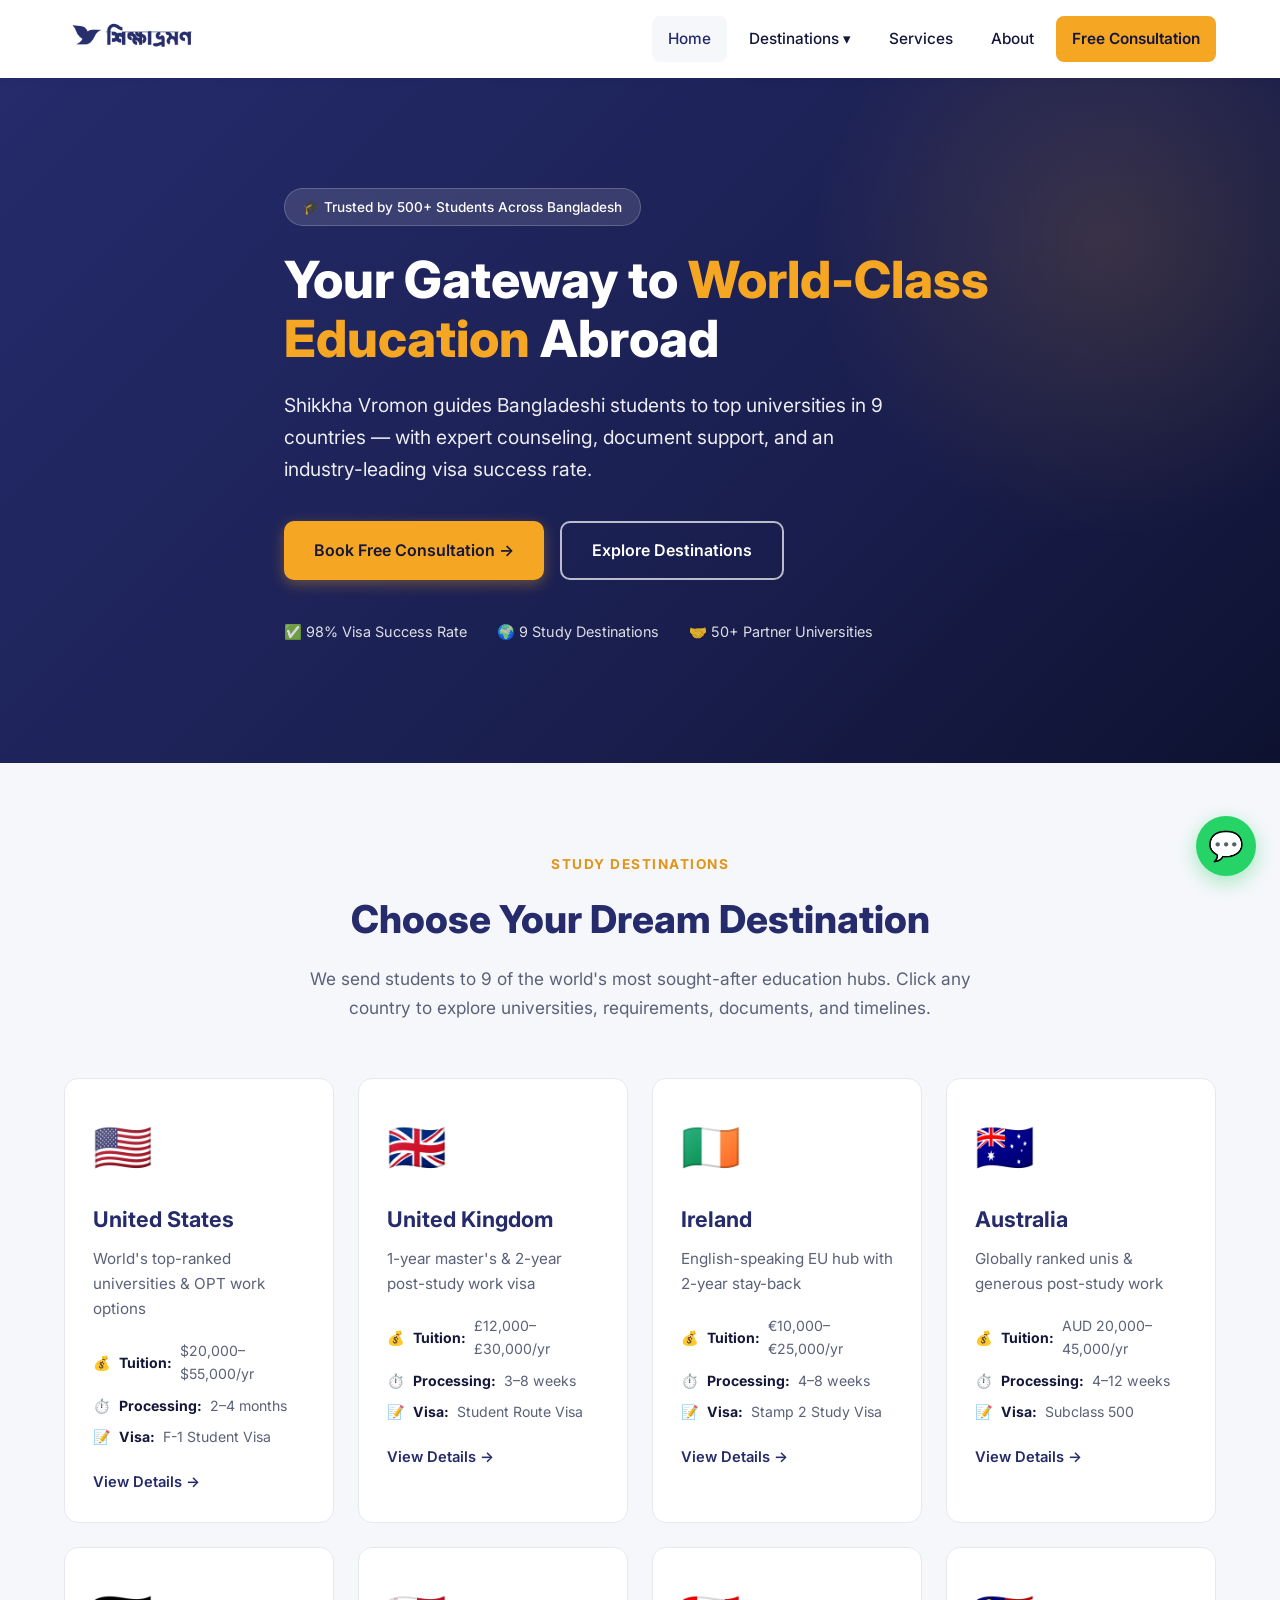
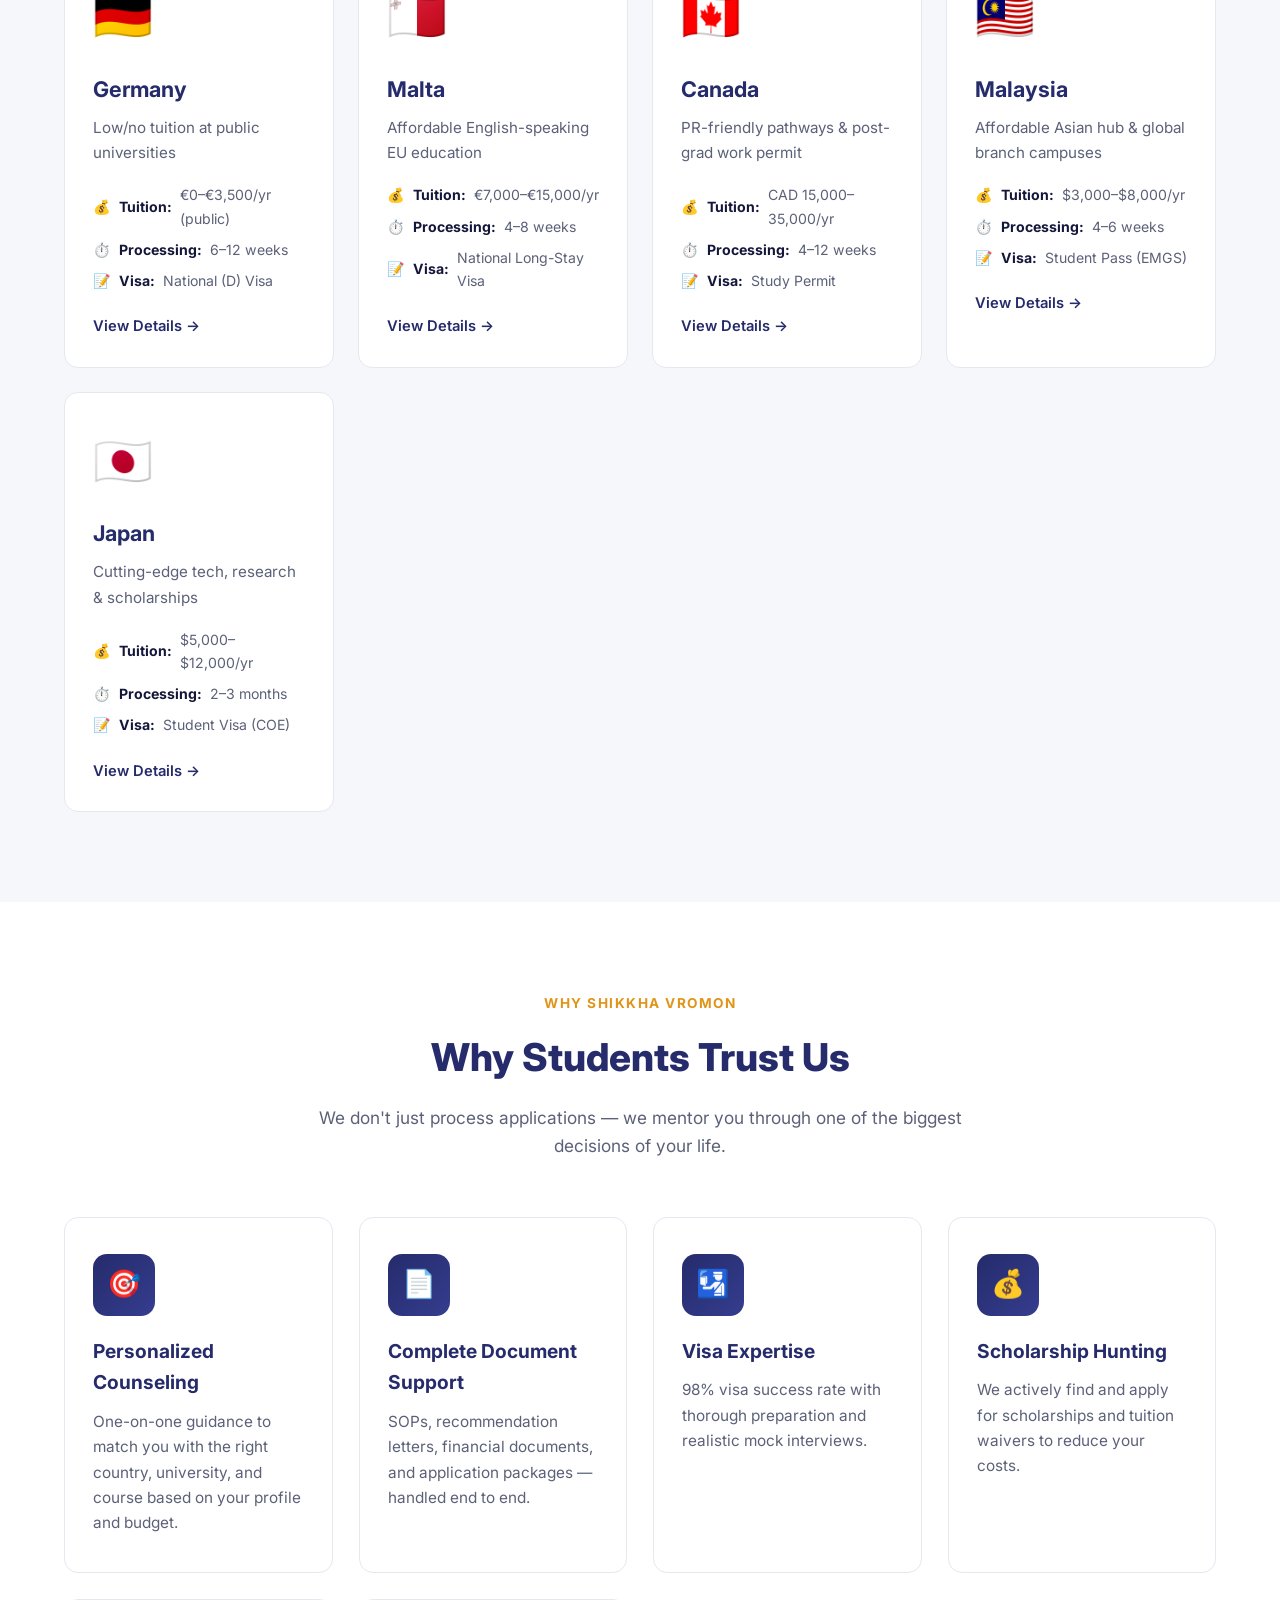
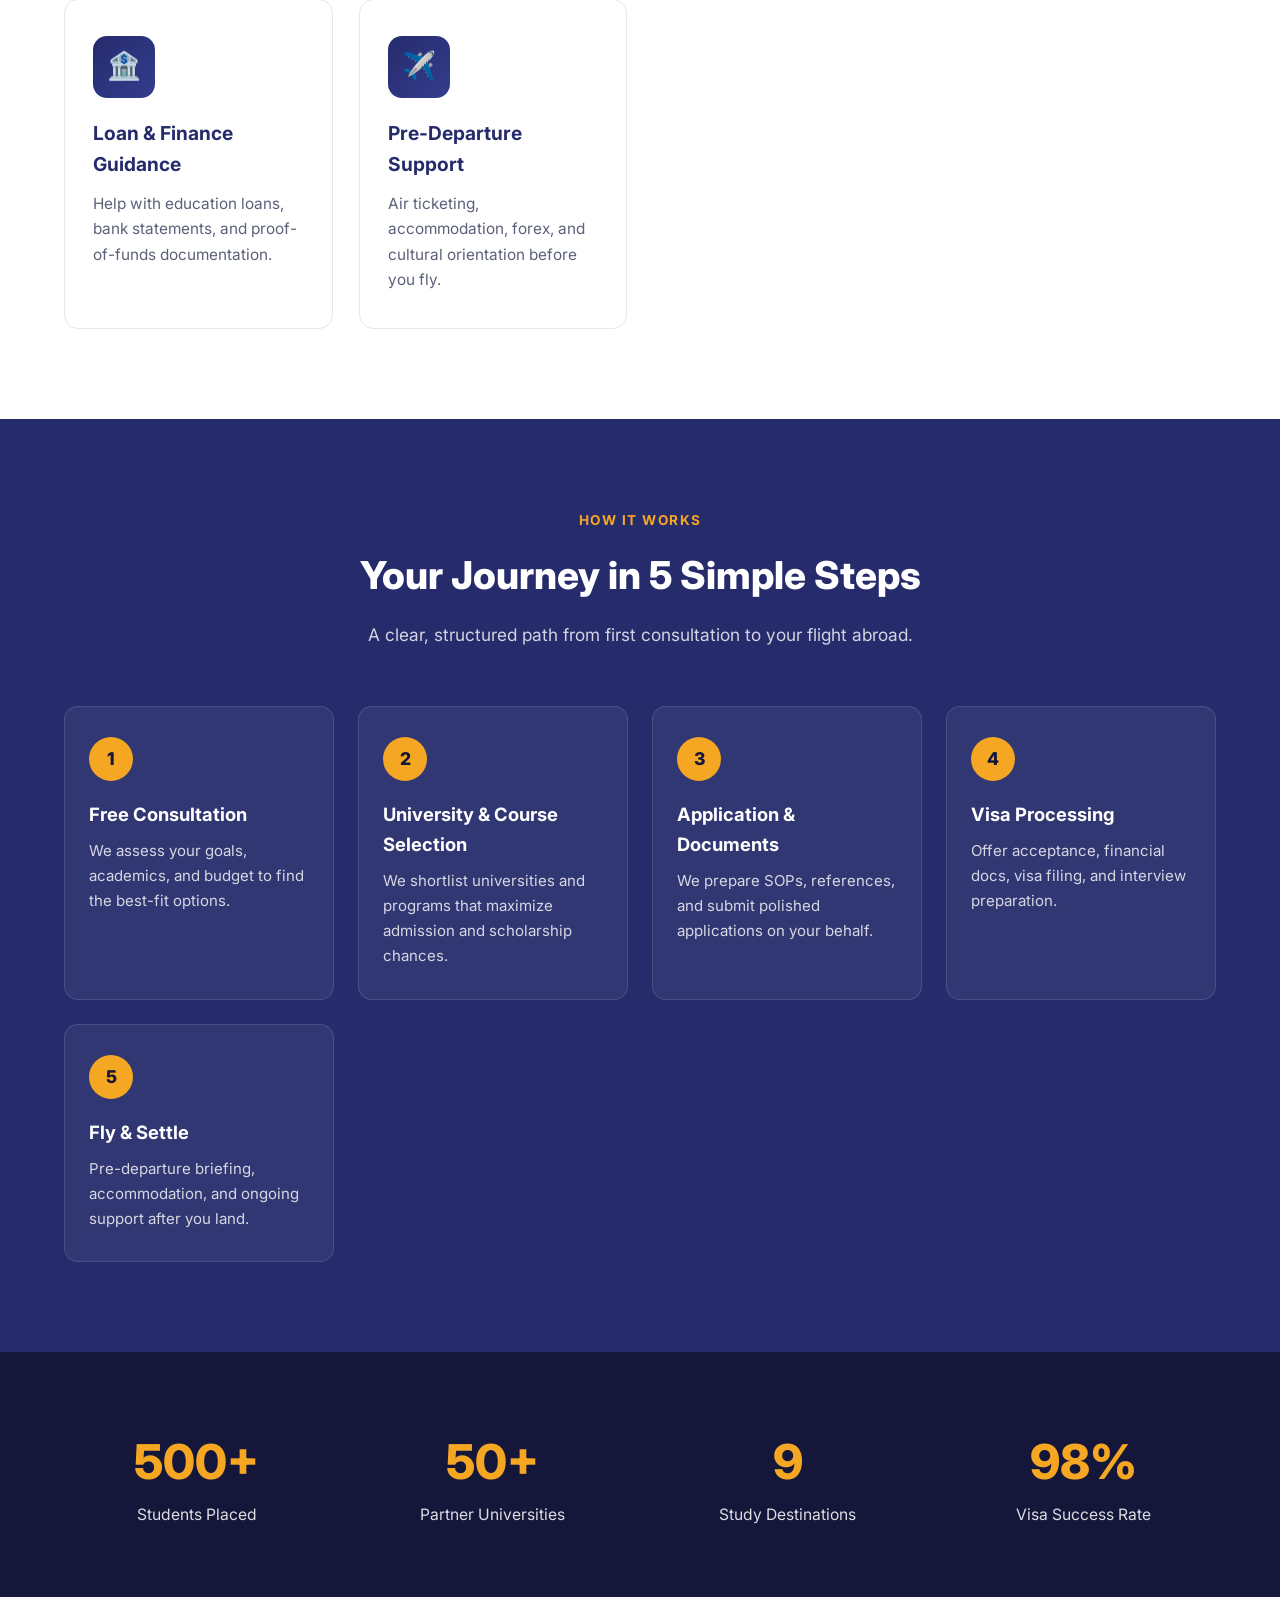
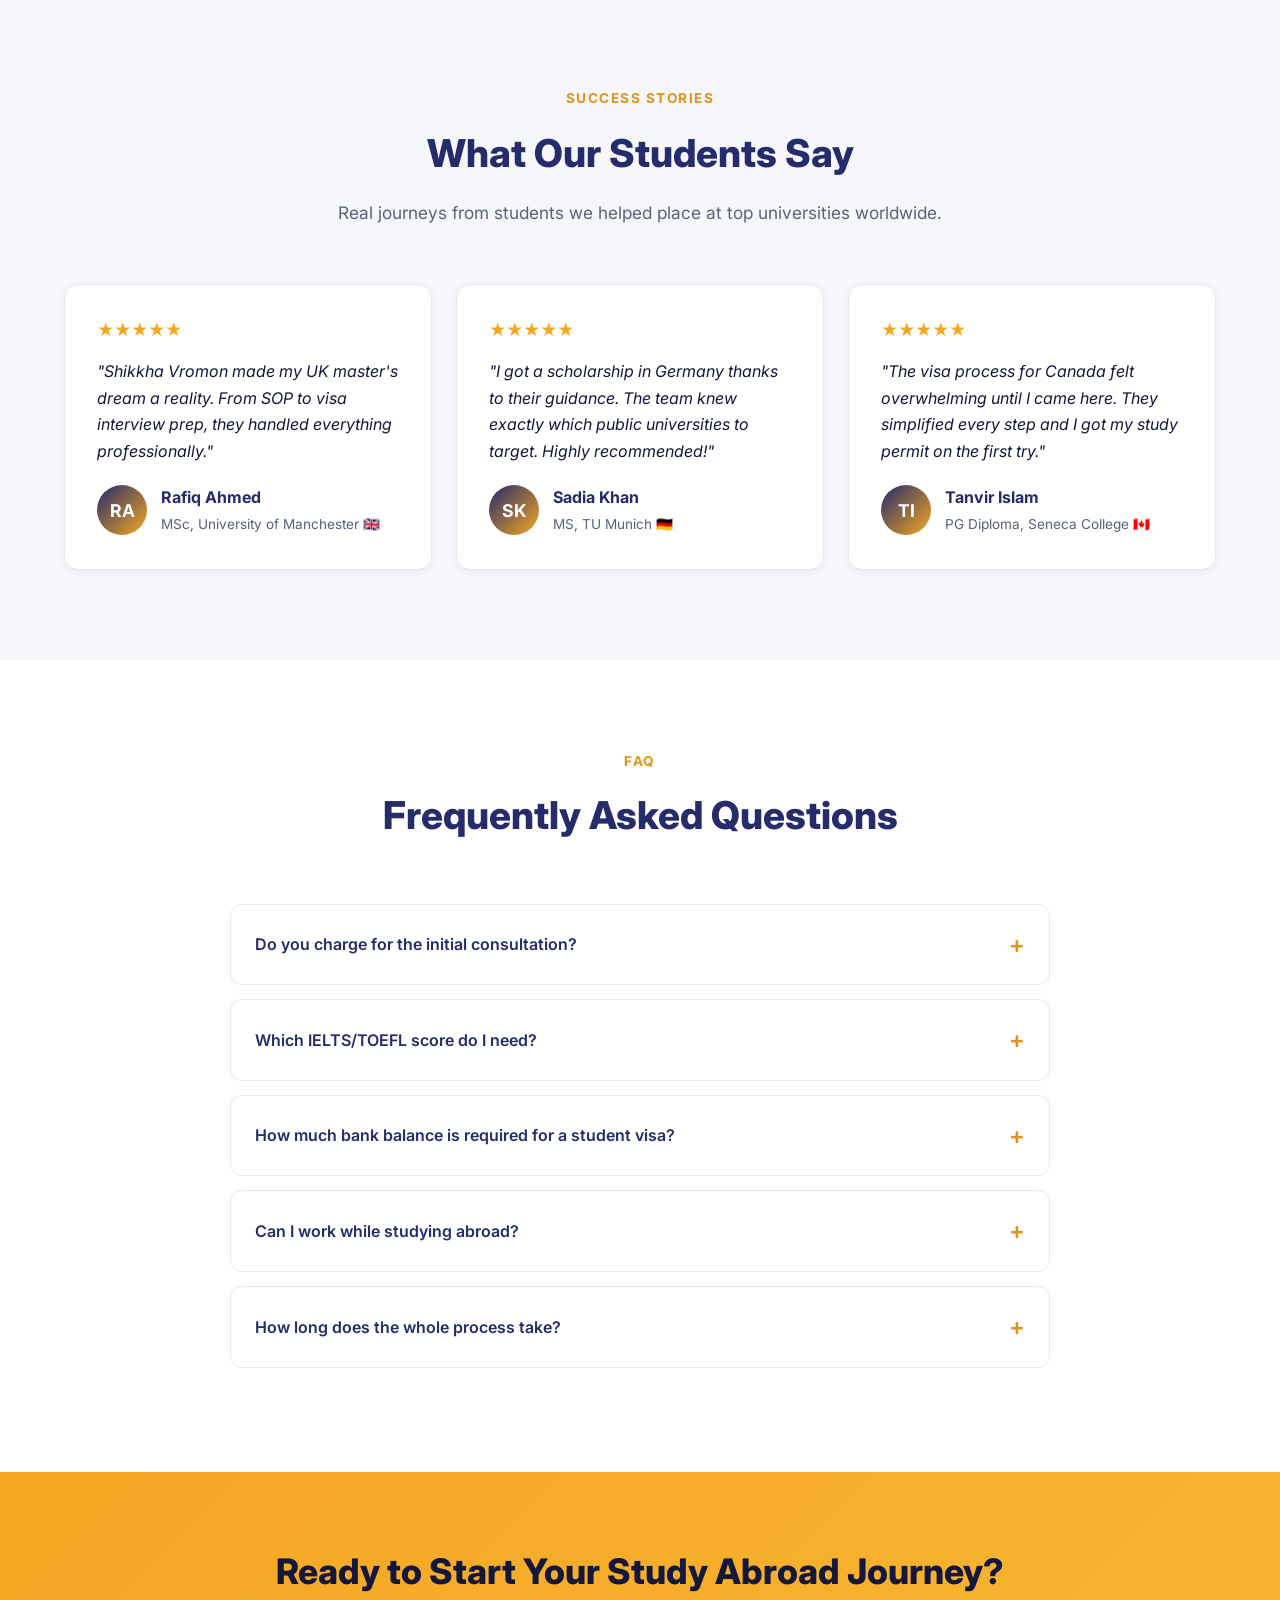
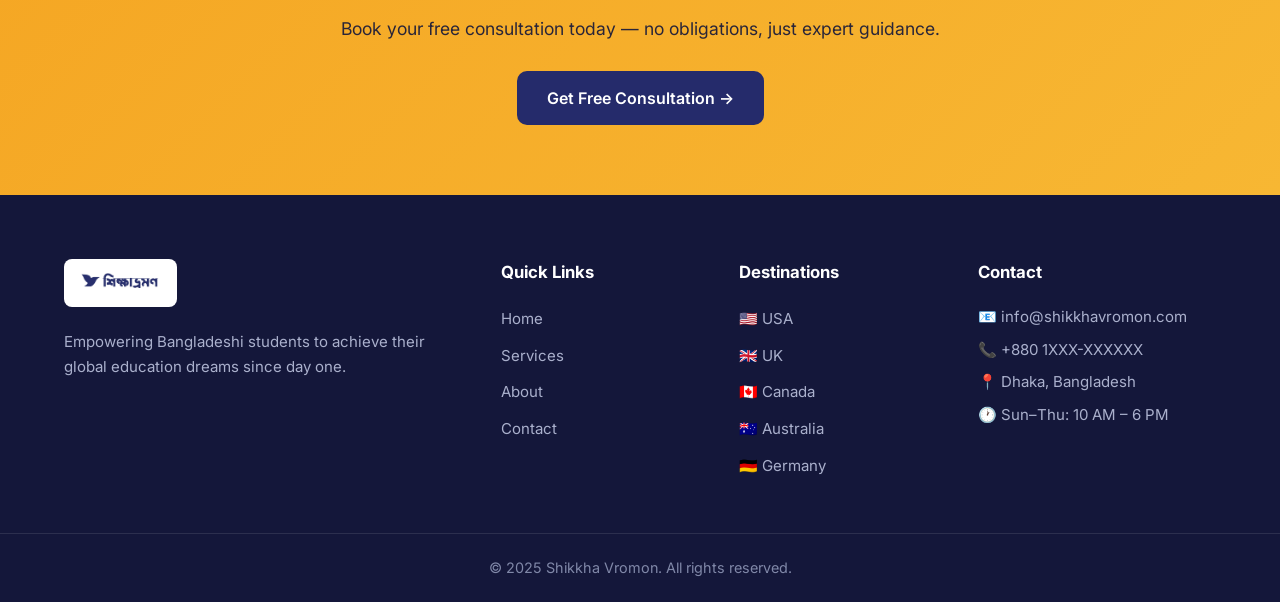
<file: index.html>
<!DOCTYPE html>
<html lang="en">
<head>
  <meta charset="UTF-8" />
  <meta name="viewport" content="width=device-width, initial-scale=1.0" />
  <title>Shikkha Vromon | Study Abroad Consultancy in Bangladesh</title>
  <meta name="description" content="Shikkha Vromon helps Bangladeshi students study in the USA, UK, Ireland, Australia, Germany, Malta, Canada, Malaysia & Japan. Free counseling, visa & scholarship support." />
  <link rel="preconnect" href="https://fonts.googleapis.com" />
  <link href="https://fonts.googleapis.com/css2?family=Inter:wght@400;500;600;700;800&display=swap" rel="stylesheet" />
  <link rel="stylesheet" href="css/style.css" />
</head>
<body>
  <!-- Navbar -->
  <header class="navbar">
    <div class="container nav-container">
      <a href="index.html" class="logo"><img src="images/logo.png" alt="Shikkha Vromon" class="logo-img" /></a>
      <nav>
        <input type="checkbox" id="nav-toggle" class="nav-toggle" />
        <label for="nav-toggle" class="nav-toggle-label"><span></span></label>
        <ul class="nav-links">
          <li><a href="index.html" class="active">Home</a></li>
          <li class="dropdown">
            <a href="#destinations">Destinations ▾</a>
            <div class="dropdown-menu">
              <a href="usa.html"><span class="flag">🇺🇸</span> United States</a>
              <a href="uk.html"><span class="flag">🇬🇧</span> United Kingdom</a>
              <a href="ireland.html"><span class="flag">🇮🇪</span> Ireland</a>
              <a href="australia.html"><span class="flag">🇦🇺</span> Australia</a>
              <a href="germany.html"><span class="flag">🇩🇪</span> Germany</a>
              <a href="malta.html"><span class="flag">🇲🇹</span> Malta</a>
              <a href="canada.html"><span class="flag">🇨🇦</span> Canada</a>
              <a href="malaysia.html"><span class="flag">🇲🇾</span> Malaysia</a>
              <a href="japan.html"><span class="flag">🇯🇵</span> Japan</a>
            </div>
          </li>
          <li><a href="services.html">Services</a></li>
          <li><a href="about.html">About</a></li>
          <li><a href="contact.html" class="nav-cta">Free Consultation</a></li>
        </ul>
      </nav>
    </div>
  </header>

  <!-- Hero -->
  <section class="hero">
    <div class="container hero-content">
      <span class="hero-badge">🎓 Trusted by 500+ Students Across Bangladesh</span>
      <h1>Your Gateway to <span>World-Class Education</span> Abroad</h1>
      <p>Shikkha Vromon guides Bangladeshi students to top universities in 9 countries — with expert counseling, document support, and an industry-leading visa success rate.</p>
      <div class="hero-buttons">
        <a href="contact.html" class="btn btn-primary">Book Free Consultation →</a>
        <a href="#destinations" class="btn btn-outline">Explore Destinations</a>
      </div>
      <div class="hero-trust">
        <span>✅ 98% Visa Success Rate</span>
        <span>🌍 9 Study Destinations</span>
        <span>🤝 50+ Partner Universities</span>
      </div>
    </div>
  </section>

  <!-- Destinations -->
  <section class="section-pad countries" id="destinations">
    <div class="container">
      <div class="section-head">
        <span class="section-tag">Study Destinations</span>
        <h2>Choose Your Dream Destination</h2>
        <p>We send students to 9 of the world's most sought-after education hubs. Click any country to explore universities, requirements, documents, and timelines.</p>
      </div>
      <div class="countries-grid">

        <a href="usa.html" class="country-card">
          <span class="country-flag">🇺🇸</span>
          <h3>United States</h3>
          <p class="tagline">World's top-ranked universities & OPT work options</p>
          <div class="country-meta">
            <span>💰 <strong>Tuition:</strong> $20,000–$55,000/yr</span>
            <span>⏱️ <strong>Processing:</strong> 2–4 months</span>
            <span>📝 <strong>Visa:</strong> F-1 Student Visa</span>
          </div>
          <span class="country-link">View Details →</span>
        </a>

        <a href="uk.html" class="country-card">
          <span class="country-flag">🇬🇧</span>
          <h3>United Kingdom</h3>
          <p class="tagline">1-year master's & 2-year post-study work visa</p>
          <div class="country-meta">
            <span>💰 <strong>Tuition:</strong> £12,000–£30,000/yr</span>
            <span>⏱️ <strong>Processing:</strong> 3–8 weeks</span>
            <span>📝 <strong>Visa:</strong> Student Route Visa</span>
          </div>
          <span class="country-link">View Details →</span>
        </a>

        <a href="ireland.html" class="country-card">
          <span class="country-flag">🇮🇪</span>
          <h3>Ireland</h3>
          <p class="tagline">English-speaking EU hub with 2-year stay-back</p>
          <div class="country-meta">
            <span>💰 <strong>Tuition:</strong> €10,000–€25,000/yr</span>
            <span>⏱️ <strong>Processing:</strong> 4–8 weeks</span>
            <span>📝 <strong>Visa:</strong> Stamp 2 Study Visa</span>
          </div>
          <span class="country-link">View Details →</span>
        </a>

        <a href="australia.html" class="country-card">
          <span class="country-flag">🇦🇺</span>
          <h3>Australia</h3>
          <p class="tagline">Globally ranked unis & generous post-study work</p>
          <div class="country-meta">
            <span>💰 <strong>Tuition:</strong> AUD 20,000–45,000/yr</span>
            <span>⏱️ <strong>Processing:</strong> 4–12 weeks</span>
            <span>📝 <strong>Visa:</strong> Subclass 500</span>
          </div>
          <span class="country-link">View Details →</span>
        </a>

        <a href="germany.html" class="country-card">
          <span class="country-flag">🇩🇪</span>
          <h3>Germany</h3>
          <p class="tagline">Low/no tuition at public universities</p>
          <div class="country-meta">
            <span>💰 <strong>Tuition:</strong> €0–€3,500/yr (public)</span>
            <span>⏱️ <strong>Processing:</strong> 6–12 weeks</span>
            <span>📝 <strong>Visa:</strong> National (D) Visa</span>
          </div>
          <span class="country-link">View Details →</span>
        </a>

        <a href="malta.html" class="country-card">
          <span class="country-flag">🇲🇹</span>
          <h3>Malta</h3>
          <p class="tagline">Affordable English-speaking EU education</p>
          <div class="country-meta">
            <span>💰 <strong>Tuition:</strong> €7,000–€15,000/yr</span>
            <span>⏱️ <strong>Processing:</strong> 4–8 weeks</span>
            <span>📝 <strong>Visa:</strong> National Long-Stay Visa</span>
          </div>
          <span class="country-link">View Details →</span>
        </a>

        <a href="canada.html" class="country-card">
          <span class="country-flag">🇨🇦</span>
          <h3>Canada</h3>
          <p class="tagline">PR-friendly pathways & post-grad work permit</p>
          <div class="country-meta">
            <span>💰 <strong>Tuition:</strong> CAD 15,000–35,000/yr</span>
            <span>⏱️ <strong>Processing:</strong> 4–12 weeks</span>
            <span>📝 <strong>Visa:</strong> Study Permit</span>
          </div>
          <span class="country-link">View Details →</span>
        </a>

        <a href="malaysia.html" class="country-card">
          <span class="country-flag">🇲🇾</span>
          <h3>Malaysia</h3>
          <p class="tagline">Affordable Asian hub & global branch campuses</p>
          <div class="country-meta">
            <span>💰 <strong>Tuition:</strong> $3,000–$8,000/yr</span>
            <span>⏱️ <strong>Processing:</strong> 4–6 weeks</span>
            <span>📝 <strong>Visa:</strong> Student Pass (EMGS)</span>
          </div>
          <span class="country-link">View Details →</span>
        </a>

        <a href="japan.html" class="country-card">
          <span class="country-flag">🇯🇵</span>
          <h3>Japan</h3>
          <p class="tagline">Cutting-edge tech, research & scholarships</p>
          <div class="country-meta">
            <span>💰 <strong>Tuition:</strong> $5,000–$12,000/yr</span>
            <span>⏱️ <strong>Processing:</strong> 2–3 months</span>
            <span>📝 <strong>Visa:</strong> Student Visa (COE)</span>
          </div>
          <span class="country-link">View Details →</span>
        </a>

      </div>
    </div>
  </section>

  <!-- Why Us -->
  <section class="section-pad">
    <div class="container">
      <div class="section-head">
        <span class="section-tag">Why Shikkha Vromon</span>
        <h2>Why Students Trust Us</h2>
        <p>We don't just process applications — we mentor you through one of the biggest decisions of your life.</p>
      </div>
      <div class="features-grid">
        <div class="feature-card"><div class="icon">🎯</div><h3>Personalized Counseling</h3><p>One-on-one guidance to match you with the right country, university, and course based on your profile and budget.</p></div>
        <div class="feature-card"><div class="icon">📄</div><h3>Complete Document Support</h3><p>SOPs, recommendation letters, financial documents, and application packages — handled end to end.</p></div>
        <div class="feature-card"><div class="icon">🛂</div><h3>Visa Expertise</h3><p>98% visa success rate with thorough preparation and realistic mock interviews.</p></div>
        <div class="feature-card"><div class="icon">💰</div><h3>Scholarship Hunting</h3><p>We actively find and apply for scholarships and tuition waivers to reduce your costs.</p></div>
        <div class="feature-card"><div class="icon">🏦</div><h3>Loan & Finance Guidance</h3><p>Help with education loans, bank statements, and proof-of-funds documentation.</p></div>
        <div class="feature-card"><div class="icon">✈️</div><h3>Pre-Departure Support</h3><p>Air ticketing, accommodation, forex, and cultural orientation before you fly.</p></div>
      </div>
    </div>
  </section>

  <!-- Process -->
  <section class="section-pad process">
    <div class="container">
      <div class="section-head">
        <span class="section-tag" style="color:var(--accent)">How It Works</span>
        <h2>Your Journey in 5 Simple Steps</h2>
        <p>A clear, structured path from first consultation to your flight abroad.</p>
      </div>
      <div class="steps">
        <div class="step"><div class="step-num">1</div><h3>Free Consultation</h3><p>We assess your goals, academics, and budget to find the best-fit options.</p></div>
        <div class="step"><div class="step-num">2</div><h3>University & Course Selection</h3><p>We shortlist universities and programs that maximize admission and scholarship chances.</p></div>
        <div class="step"><div class="step-num">3</div><h3>Application & Documents</h3><p>We prepare SOPs, references, and submit polished applications on your behalf.</p></div>
        <div class="step"><div class="step-num">4</div><h3>Visa Processing</h3><p>Offer acceptance, financial docs, visa filing, and interview preparation.</p></div>
        <div class="step"><div class="step-num">5</div><h3>Fly & Settle</h3><p>Pre-departure briefing, accommodation, and ongoing support after you land.</p></div>
      </div>
    </div>
  </section>

  <!-- Stats -->
  <section class="stats">
    <div class="container stats-grid">
      <div class="stat"><h3>500+</h3><p>Students Placed</p></div>
      <div class="stat"><h3>50+</h3><p>Partner Universities</p></div>
      <div class="stat"><h3>9</h3><p>Study Destinations</p></div>
      <div class="stat"><h3>98%</h3><p>Visa Success Rate</p></div>
    </div>
  </section>

  <!-- Testimonials -->
  <section class="section-pad testimonials">
    <div class="container">
      <div class="section-head">
        <span class="section-tag">Success Stories</span>
        <h2>What Our Students Say</h2>
        <p>Real journeys from students we helped place at top universities worldwide.</p>
      </div>
      <div class="testi-grid">
        <div class="testi-card">
          <div class="testi-stars">★★★★★</div>
          <p>"Shikkha Vromon made my UK master's dream a reality. From SOP to visa interview prep, they handled everything professionally."</p>
          <div class="testi-author"><div class="testi-avatar">RA</div><div><h4>Rafiq Ahmed</h4><span>MSc, University of Manchester 🇬🇧</span></div></div>
        </div>
        <div class="testi-card">
          <div class="testi-stars">★★★★★</div>
          <p>"I got a scholarship in Germany thanks to their guidance. The team knew exactly which public universities to target. Highly recommended!"</p>
          <div class="testi-author"><div class="testi-avatar">SK</div><div><h4>Sadia Khan</h4><span>MS, TU Munich 🇩🇪</span></div></div>
        </div>
        <div class="testi-card">
          <div class="testi-stars">★★★★★</div>
          <p>"The visa process for Canada felt overwhelming until I came here. They simplified every step and I got my study permit on the first try."</p>
          <div class="testi-author"><div class="testi-avatar">TI</div><div><h4>Tanvir Islam</h4><span>PG Diploma, Seneca College 🇨🇦</span></div></div>
        </div>
      </div>
    </div>
  </section>

  <!-- FAQ -->
  <section class="section-pad">
    <div class="container">
      <div class="section-head">
        <span class="section-tag">FAQ</span>
        <h2>Frequently Asked Questions</h2>
      </div>
      <div class="faq-wrap">
        <details class="faq-item"><summary class="faq-q">Do you charge for the initial consultation?</summary><div class="faq-a">No. Your first consultation is completely free. We assess your profile and explain your options with no obligation.</div></details>
        <details class="faq-item"><summary class="faq-q">Which IELTS/TOEFL score do I need?</summary><div class="faq-a">It varies by country and university — typically IELTS 6.0–7.0 overall. Some countries like Germany and Japan also offer programs in their local language. We guide you on the exact requirement for your chosen program.</div></details>
        <details class="faq-item"><summary class="faq-q">How much bank balance is required for a student visa?</summary><div class="faq-a">Each country sets its own proof-of-funds requirement covering tuition + living costs (usually 1 year). We provide exact figures and help prepare your financial documents correctly.</div></details>
        <details class="faq-item"><summary class="faq-q">Can I work while studying abroad?</summary><div class="faq-a">Most of our destinations allow part-time work (typically 20 hours/week during term). Countries like the UK, Canada, Australia, and Ireland also offer post-study work visas.</div></details>
        <details class="faq-item"><summary class="faq-q">How long does the whole process take?</summary><div class="faq-a">From consultation to departure usually takes 3–8 months depending on the country and intake. We recommend starting at least 6–9 months before your intended intake.</div></details>
      </div>
    </div>
  </section>

  <!-- CTA -->
  <section class="cta-banner">
    <h2>Ready to Start Your Study Abroad Journey?</h2>
    <p>Book your free consultation today — no obligations, just expert guidance.</p>
    <a href="contact.html" class="btn btn-dark">Get Free Consultation →</a>
  </section>

  <!-- Footer -->
  <footer class="footer">
    <div class="container footer-grid">
      <div>
        <img src="images/logo.png" alt="Shikkha Vromon" class="footer-logo" />
        <p>Empowering Bangladeshi students to achieve their global education dreams since day one.</p>
      </div>
      <div>
        <h4>Quick Links</h4>
        <ul>
          <li><a href="index.html">Home</a></li>
          <li><a href="services.html">Services</a></li>
          <li><a href="about.html">About</a></li>
          <li><a href="contact.html">Contact</a></li>
        </ul>
      </div>
      <div>
        <h4>Destinations</h4>
        <ul>
          <li><a href="usa.html">🇺🇸 USA</a></li>
          <li><a href="uk.html">🇬🇧 UK</a></li>
          <li><a href="canada.html">🇨🇦 Canada</a></li>
          <li><a href="australia.html">🇦🇺 Australia</a></li>
          <li><a href="germany.html">🇩🇪 Germany</a></li>
        </ul>
      </div>
      <div>
        <h4>Contact</h4>
        <p>📧 info@shikkhavromon.com</p>
        <p>📞 +880 1XXX-XXXXXX</p>
        <p>📍 Dhaka, Bangladesh</p>
        <p>🕐 Sun–Thu: 10 AM – 6 PM</p>
      </div>
    </div>
    <div class="footer-bottom">
      <p>&copy; 2025 Shikkha Vromon. All rights reserved.</p>
    </div>
  </footer>

  <a href="https://wa.me/8801XXXXXXXXX" class="wa-float" target="_blank" aria-label="WhatsApp">💬</a>
  <script src="js/main.js"></script>
</body>
</html>
</file>
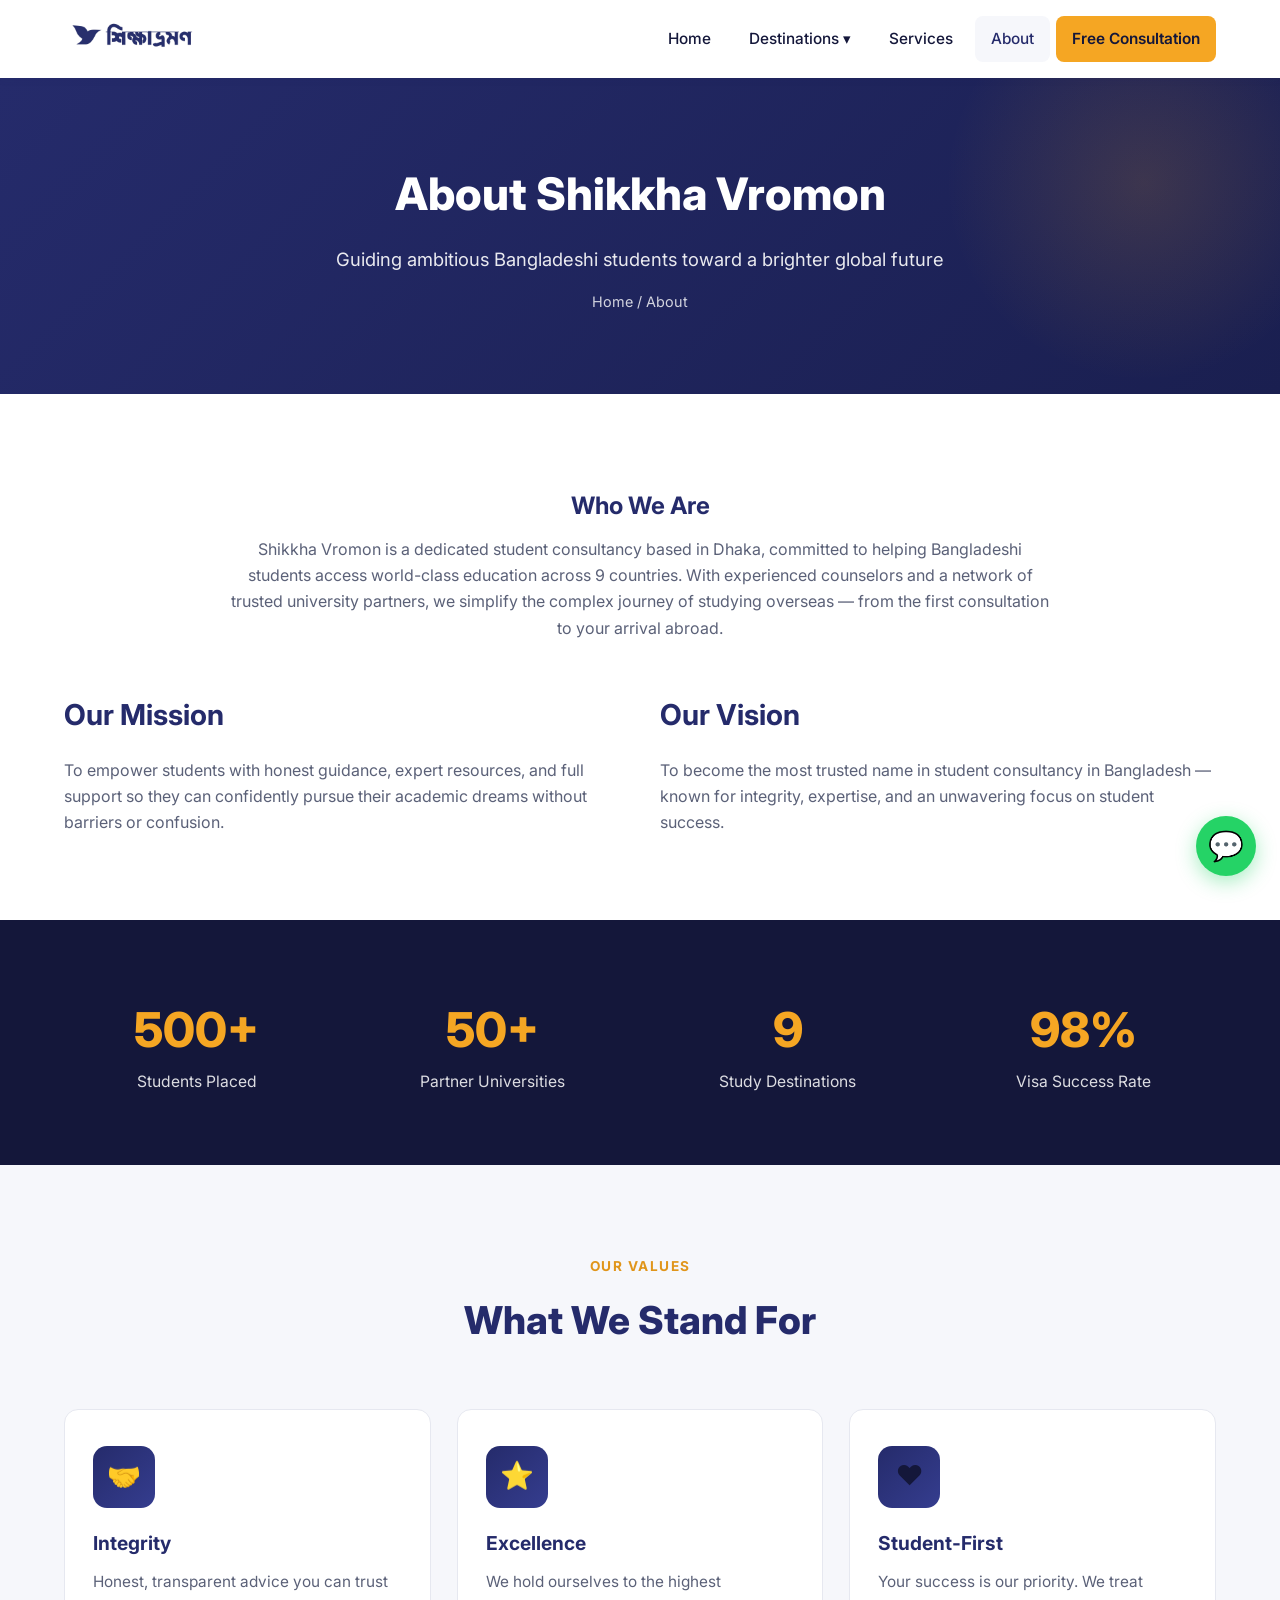
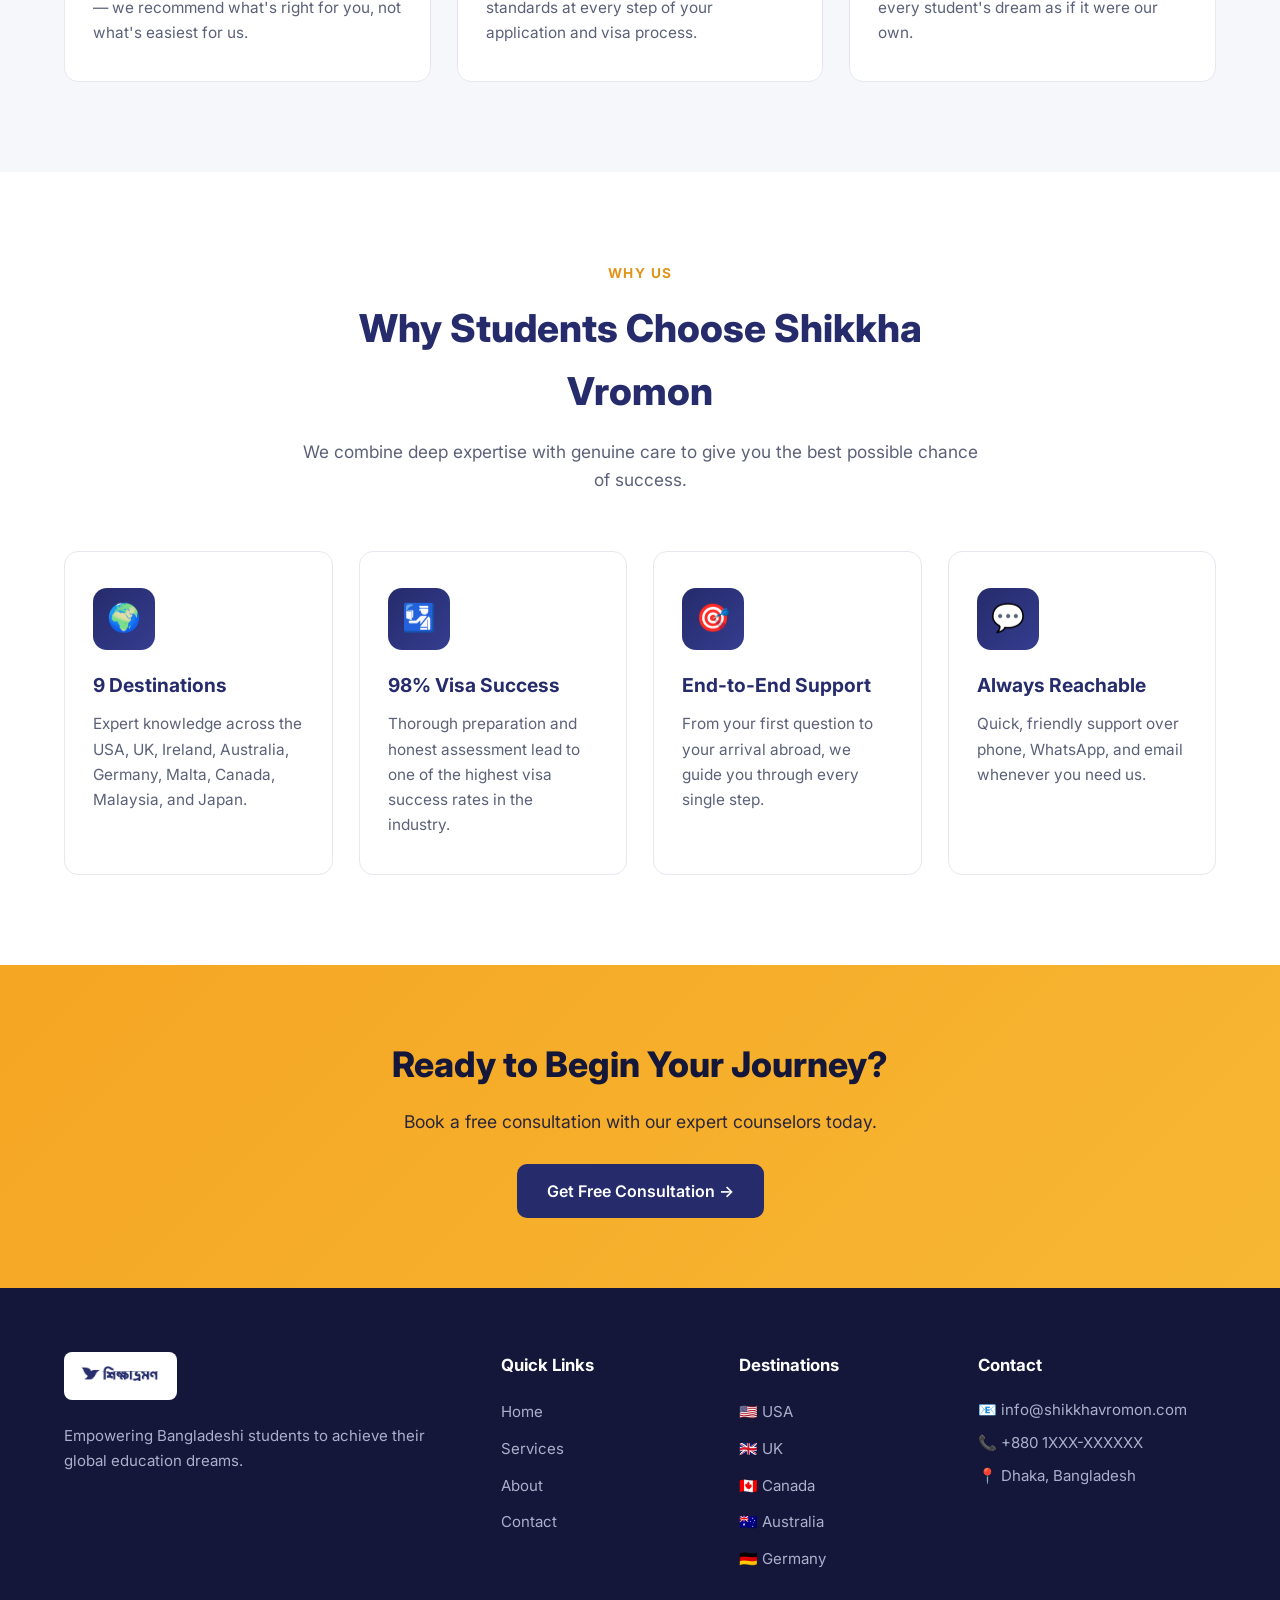
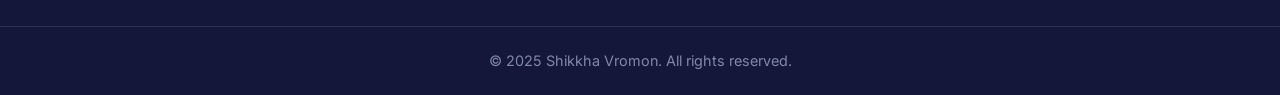
<file: about.html>
<!DOCTYPE html>
<html lang="en">
<head>
  <meta charset="UTF-8" />
  <meta name="viewport" content="width=device-width, initial-scale=1.0" />
  <title>About | Shikkha Vromon</title>
  <meta name="description" content="Learn about Shikkha Vromon — a trusted student consultancy in Dhaka helping Bangladeshi students study abroad in 9 countries." />
  <link rel="preconnect" href="https://fonts.googleapis.com" />
  <link href="https://fonts.googleapis.com/css2?family=Inter:wght@400;500;600;700;800&display=swap" rel="stylesheet" />
  <link rel="stylesheet" href="css/style.css" />
</head>
<body>
  <header class="navbar">
    <div class="container nav-container">
      <a href="index.html" class="logo"><img src="images/logo.png" alt="Shikkha Vromon" class="logo-img" /></a>
      <nav>
        <input type="checkbox" id="nav-toggle" class="nav-toggle" />
        <label for="nav-toggle" class="nav-toggle-label"><span></span></label>
        <ul class="nav-links">
          <li><a href="index.html">Home</a></li>
          <li class="dropdown">
            <a href="index.html#destinations">Destinations ▾</a>
            <div class="dropdown-menu">
              <a href="usa.html"><span class="flag">🇺🇸</span> United States</a>
              <a href="uk.html"><span class="flag">🇬🇧</span> United Kingdom</a>
              <a href="ireland.html"><span class="flag">🇮🇪</span> Ireland</a>
              <a href="australia.html"><span class="flag">🇦🇺</span> Australia</a>
              <a href="germany.html"><span class="flag">🇩🇪</span> Germany</a>
              <a href="malta.html"><span class="flag">🇲🇹</span> Malta</a>
              <a href="canada.html"><span class="flag">🇨🇦</span> Canada</a>
              <a href="malaysia.html"><span class="flag">🇲🇾</span> Malaysia</a>
              <a href="japan.html"><span class="flag">🇯🇵</span> Japan</a>
            </div>
          </li>
          <li><a href="services.html">Services</a></li>
          <li><a href="about.html" class="active">About</a></li>
          <li><a href="contact.html" class="nav-cta">Free Consultation</a></li>
        </ul>
      </nav>
    </div>
  </header>

  <section class="page-header">
    <div class="container">
      <h1>About Shikkha Vromon</h1>
      <p>Guiding ambitious Bangladeshi students toward a brighter global future</p>
      <div class="breadcrumb"><a href="index.html">Home</a> / About</div>
    </div>
  </section>

  <section class="about-section">
    <div class="container">
      <div class="about-text" style="max-width:820px;margin:0 auto;text-align:center">
        <h2>Who We Are</h2>
        <p>Shikkha Vromon is a dedicated student consultancy based in Dhaka, committed to helping Bangladeshi students access world-class education across 9 countries. With experienced counselors and a network of trusted university partners, we simplify the complex journey of studying overseas — from the first consultation to your arrival abroad.</p>
      </div>

      <div class="info-grid" style="margin-top:50px">
        <div class="info-block">
          <h2>Our Mission</h2>
          <p>To empower students with honest guidance, expert resources, and full support so they can confidently pursue their academic dreams without barriers or confusion.</p>
        </div>
        <div class="info-block">
          <h2>Our Vision</h2>
          <p>To become the most trusted name in student consultancy in Bangladesh — known for integrity, expertise, and an unwavering focus on student success.</p>
        </div>
      </div>
    </div>
  </section>

  <section class="stats">
    <div class="container stats-grid">
      <div class="stat"><h3>500+</h3><p>Students Placed</p></div>
      <div class="stat"><h3>50+</h3><p>Partner Universities</p></div>
      <div class="stat"><h3>9</h3><p>Study Destinations</p></div>
      <div class="stat"><h3>98%</h3><p>Visa Success Rate</p></div>
    </div>
  </section>

  <section class="section-pad values">
    <div class="container">
      <div class="section-head">
        <span class="section-tag">Our Values</span>
        <h2>What We Stand For</h2>
      </div>
      <div class="features-grid">
        <div class="feature-card"><div class="icon">🤝</div><h3>Integrity</h3><p>Honest, transparent advice you can trust — we recommend what's right for you, not what's easiest for us.</p></div>
        <div class="feature-card"><div class="icon">⭐</div><h3>Excellence</h3><p>We hold ourselves to the highest standards at every step of your application and visa process.</p></div>
        <div class="feature-card"><div class="icon">❤️</div><h3>Student-First</h3><p>Your success is our priority. We treat every student's dream as if it were our own.</p></div>
      </div>
    </div>
  </section>

  <section class="section-pad">
    <div class="container">
      <div class="section-head">
        <span class="section-tag">Why Us</span>
        <h2>Why Students Choose Shikkha Vromon</h2>
        <p>We combine deep expertise with genuine care to give you the best possible chance of success.</p>
      </div>
      <div class="features-grid">
        <div class="feature-card"><div class="icon">🌍</div><h3>9 Destinations</h3><p>Expert knowledge across the USA, UK, Ireland, Australia, Germany, Malta, Canada, Malaysia, and Japan.</p></div>
        <div class="feature-card"><div class="icon">🛂</div><h3>98% Visa Success</h3><p>Thorough preparation and honest assessment lead to one of the highest visa success rates in the industry.</p></div>
        <div class="feature-card"><div class="icon">🎯</div><h3>End-to-End Support</h3><p>From your first question to your arrival abroad, we guide you through every single step.</p></div>
        <div class="feature-card"><div class="icon">💬</div><h3>Always Reachable</h3><p>Quick, friendly support over phone, WhatsApp, and email whenever you need us.</p></div>
      </div>
    </div>
  </section>

  <section class="cta-banner">
    <h2>Ready to Begin Your Journey?</h2>
    <p>Book a free consultation with our expert counselors today.</p>
    <a href="contact.html" class="btn btn-dark">Get Free Consultation →</a>
  </section>

  <footer class="footer">
    <div class="container footer-grid">
      <div><img src="images/logo.png" alt="Shikkha Vromon" class="footer-logo" /><p>Empowering Bangladeshi students to achieve their global education dreams.</p></div>
      <div><h4>Quick Links</h4><ul><li><a href="index.html">Home</a></li><li><a href="services.html">Services</a></li><li><a href="about.html">About</a></li><li><a href="contact.html">Contact</a></li></ul></div>
      <div><h4>Destinations</h4><ul><li><a href="usa.html">🇺🇸 USA</a></li><li><a href="uk.html">🇬🇧 UK</a></li><li><a href="canada.html">🇨🇦 Canada</a></li><li><a href="australia.html">🇦🇺 Australia</a></li><li><a href="germany.html">🇩🇪 Germany</a></li></ul></div>
      <div><h4>Contact</h4><p>📧 info@shikkhavromon.com</p><p>📞 +880 1XXX-XXXXXX</p><p>📍 Dhaka, Bangladesh</p></div>
    </div>
    <div class="footer-bottom"><p>&copy; 2025 Shikkha Vromon. All rights reserved.</p></div>
  </footer>
  <a href="https://wa.me/8801XXXXXXXXX" class="wa-float" target="_blank" aria-label="WhatsApp">💬</a>
  <script src="js/main.js"></script>
</body>
</html>
</file>
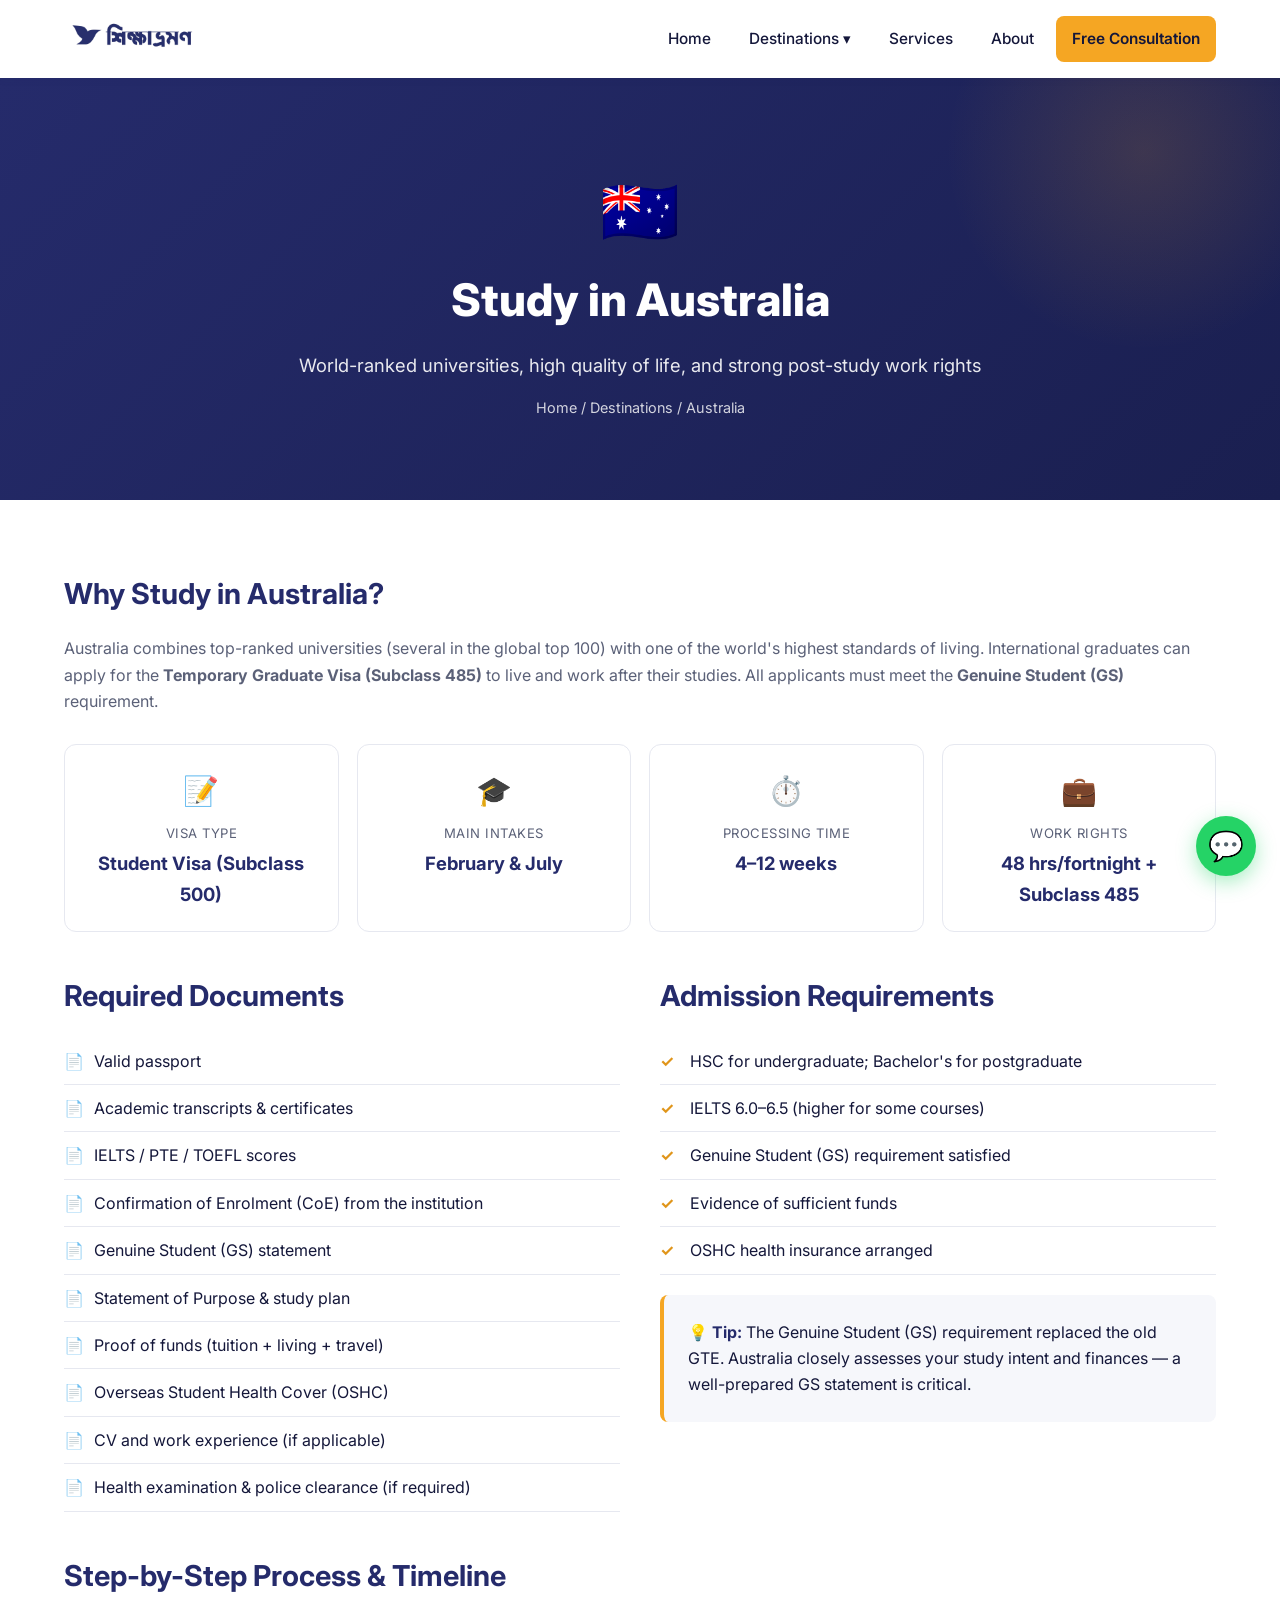
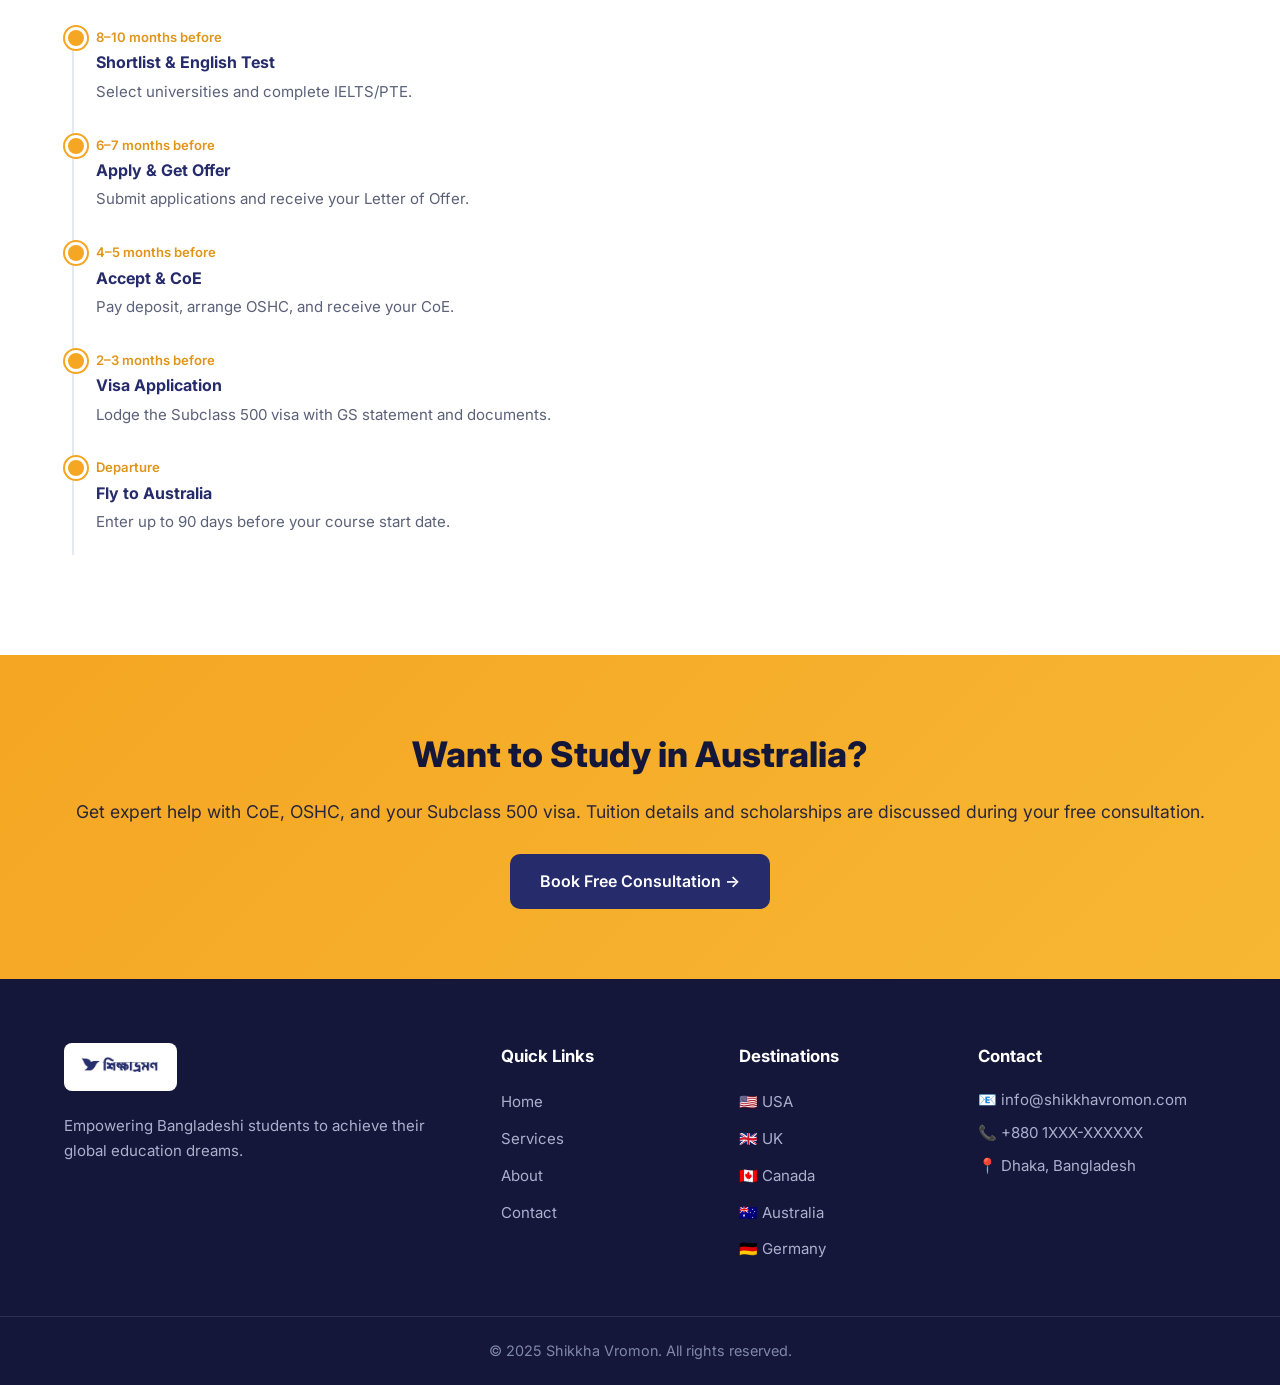
<file: australia.html>
<!DOCTYPE html>
<html lang="en">
<head>
  <meta charset="UTF-8" />
  <meta name="viewport" content="width=device-width, initial-scale=1.0" />
  <title>Study in Australia | Shikkha Vromon</title>
  <meta name="description" content="Study in Australia with Shikkha Vromon. Subclass 500 student visa process, required documents, timelines and admission guidance for Bangladeshi students." />
  <link rel="preconnect" href="https://fonts.googleapis.com" />
  <link href="https://fonts.googleapis.com/css2?family=Inter:wght@400;500;600;700;800&display=swap" rel="stylesheet" />
  <link rel="stylesheet" href="css/style.css" />
</head>
<body>
  <header class="navbar">
    <div class="container nav-container">
      <a href="index.html" class="logo"><img src="images/logo.png" alt="Shikkha Vromon" class="logo-img" /></a>
      <nav>
        <input type="checkbox" id="nav-toggle" class="nav-toggle" />
        <label for="nav-toggle" class="nav-toggle-label"><span></span></label>
        <ul class="nav-links">
          <li><a href="index.html">Home</a></li>
          <li class="dropdown">
            <a href="index.html#destinations">Destinations ▾</a>
            <div class="dropdown-menu">
              <a href="usa.html"><span class="flag">🇺🇸</span> United States</a>
              <a href="uk.html"><span class="flag">🇬🇧</span> United Kingdom</a>
              <a href="ireland.html"><span class="flag">🇮🇪</span> Ireland</a>
              <a href="australia.html"><span class="flag">🇦🇺</span> Australia</a>
              <a href="germany.html"><span class="flag">🇩🇪</span> Germany</a>
              <a href="malta.html"><span class="flag">🇲🇹</span> Malta</a>
              <a href="canada.html"><span class="flag">🇨🇦</span> Canada</a>
              <a href="malaysia.html"><span class="flag">🇲🇾</span> Malaysia</a>
              <a href="japan.html"><span class="flag">🇯🇵</span> Japan</a>
            </div>
          </li>
          <li><a href="services.html">Services</a></li>
          <li><a href="about.html">About</a></li>
          <li><a href="contact.html" class="nav-cta">Free Consultation</a></li>
        </ul>
      </nav>
    </div>
  </header>

  <section class="page-header">
    <div class="container">
      <div class="flag-big" style="font-size:4rem">🇦🇺</div>
      <h1>Study in Australia</h1>
      <p>World-ranked universities, high quality of life, and strong post-study work rights</p>
      <div class="breadcrumb"><a href="index.html">Home</a> / <a href="index.html#destinations">Destinations</a> / Australia</div>
    </div>
  </section>

  <section class="info-section">
    <div class="container">
      <div class="info-block">
        <h2>Why Study in Australia?</h2>
        <p>Australia combines top-ranked universities (several in the global top 100) with one of the world's highest standards of living. International graduates can apply for the <strong>Temporary Graduate Visa (Subclass 485)</strong> to live and work after their studies. All applicants must meet the <strong>Genuine Student (GS)</strong> requirement.</p>
        <div class="fact-cards">
          <div class="fact-card"><div class="fc-icon">📝</div><div class="fc-label">Visa Type</div><div class="fc-value">Student Visa (Subclass 500)</div></div>
          <div class="fact-card"><div class="fc-icon">🎓</div><div class="fc-label">Main Intakes</div><div class="fc-value">February & July</div></div>
          <div class="fact-card"><div class="fc-icon">⏱️</div><div class="fc-label">Processing Time</div><div class="fc-value">4–12 weeks</div></div>
          <div class="fact-card"><div class="fc-icon">💼</div><div class="fc-label">Work Rights</div><div class="fc-value">48 hrs/fortnight + Subclass 485</div></div>
        </div>
      </div>

      <div class="info-grid" style="margin-top:40px">
        <div class="info-block">
          <h2>Required Documents</h2>
          <ul class="doc-list">
            <li>Valid passport</li>
            <li>Academic transcripts & certificates</li>
            <li>IELTS / PTE / TOEFL scores</li>
            <li>Confirmation of Enrolment (CoE) from the institution</li>
            <li>Genuine Student (GS) statement</li>
            <li>Statement of Purpose & study plan</li>
            <li>Proof of funds (tuition + living + travel)</li>
            <li>Overseas Student Health Cover (OSHC)</li>
            <li>CV and work experience (if applicable)</li>
            <li>Health examination & police clearance (if required)</li>
          </ul>
        </div>
        <div class="info-block">
          <h2>Admission Requirements</h2>
          <ul class="req-list">
            <li>HSC for undergraduate; Bachelor's for postgraduate</li>
            <li>IELTS 6.0–6.5 (higher for some courses)</li>
            <li>Genuine Student (GS) requirement satisfied</li>
            <li>Evidence of sufficient funds</li>
            <li>OSHC health insurance arranged</li>
          </ul>
          <div class="highlight-box"><strong>💡 Tip:</strong> The Genuine Student (GS) requirement replaced the old GTE. Australia closely assesses your study intent and finances — a well-prepared GS statement is critical.</div>
        </div>
      </div>

      <div class="info-block" style="margin-top:40px">
        <h2>Step-by-Step Process & Timeline</h2>
        <div class="timeline">
          <div class="timeline-item"><span class="tl-time">8–10 months before</span><h4>Shortlist & English Test</h4><p>Select universities and complete IELTS/PTE.</p></div>
          <div class="timeline-item"><span class="tl-time">6–7 months before</span><h4>Apply & Get Offer</h4><p>Submit applications and receive your Letter of Offer.</p></div>
          <div class="timeline-item"><span class="tl-time">4–5 months before</span><h4>Accept & CoE</h4><p>Pay deposit, arrange OSHC, and receive your CoE.</p></div>
          <div class="timeline-item"><span class="tl-time">2–3 months before</span><h4>Visa Application</h4><p>Lodge the Subclass 500 visa with GS statement and documents.</p></div>
          <div class="timeline-item"><span class="tl-time">Departure</span><h4>Fly to Australia</h4><p>Enter up to 90 days before your course start date.</p></div>
        </div>
      </div>
    </div>
  </section>

  <section class="cta-banner">
    <h2>Want to Study in Australia?</h2>
    <p>Get expert help with CoE, OSHC, and your Subclass 500 visa. Tuition details and scholarships are discussed during your free consultation.</p>
    <a href="contact.html" class="btn btn-dark">Book Free Consultation →</a>
  </section>

  <footer class="footer">
    <div class="container footer-grid">
      <div><img src="images/logo.png" alt="Shikkha Vromon" class="footer-logo" /><p>Empowering Bangladeshi students to achieve their global education dreams.</p></div>
      <div><h4>Quick Links</h4><ul><li><a href="index.html">Home</a></li><li><a href="services.html">Services</a></li><li><a href="about.html">About</a></li><li><a href="contact.html">Contact</a></li></ul></div>
      <div><h4>Destinations</h4><ul><li><a href="usa.html">🇺🇸 USA</a></li><li><a href="uk.html">🇬🇧 UK</a></li><li><a href="canada.html">🇨🇦 Canada</a></li><li><a href="australia.html">🇦🇺 Australia</a></li><li><a href="germany.html">🇩🇪 Germany</a></li></ul></div>
      <div><h4>Contact</h4><p>📧 info@shikkhavromon.com</p><p>📞 +880 1XXX-XXXXXX</p><p>📍 Dhaka, Bangladesh</p></div>
    </div>
    <div class="footer-bottom"><p>&copy; 2025 Shikkha Vromon. All rights reserved.</p></div>
  </footer>
  <a href="https://wa.me/8801XXXXXXXXX" class="wa-float" target="_blank" aria-label="WhatsApp">💬</a>
  <script src="js/main.js"></script>
</body>
</html>
</file>
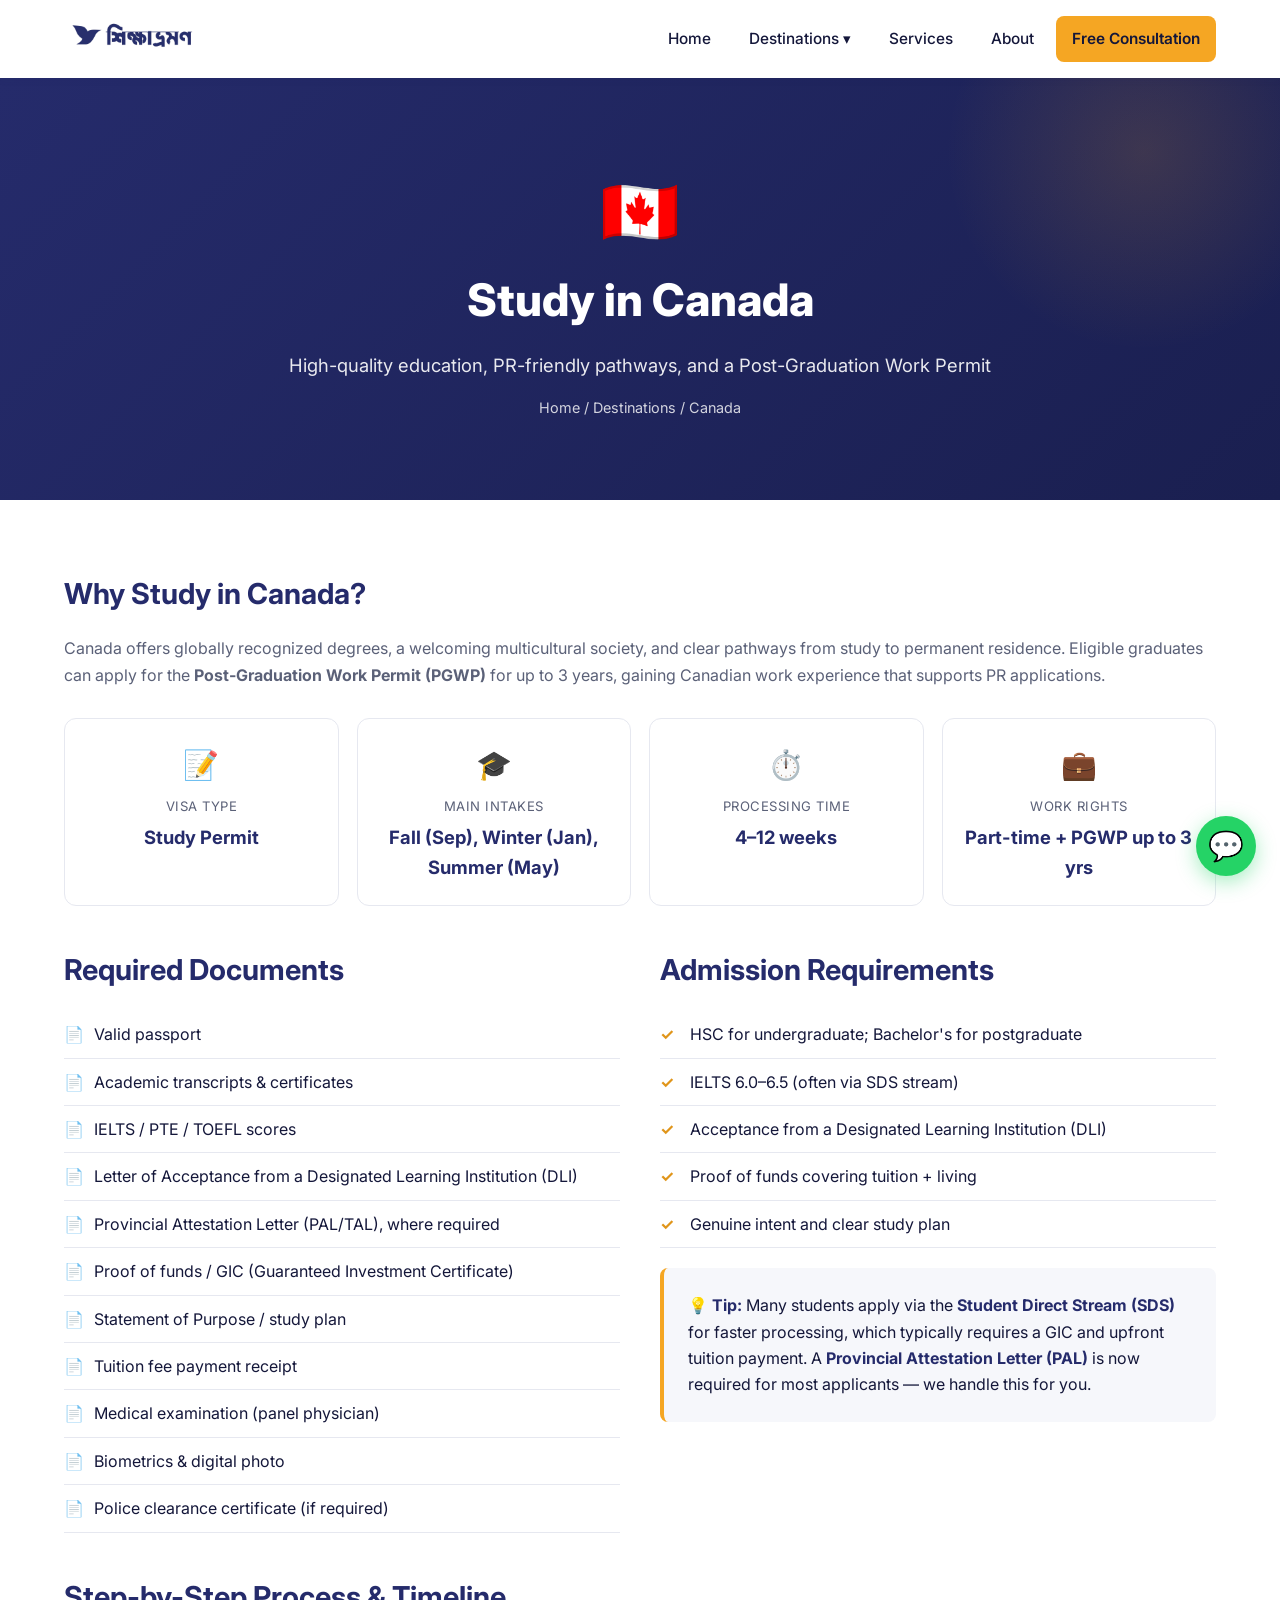
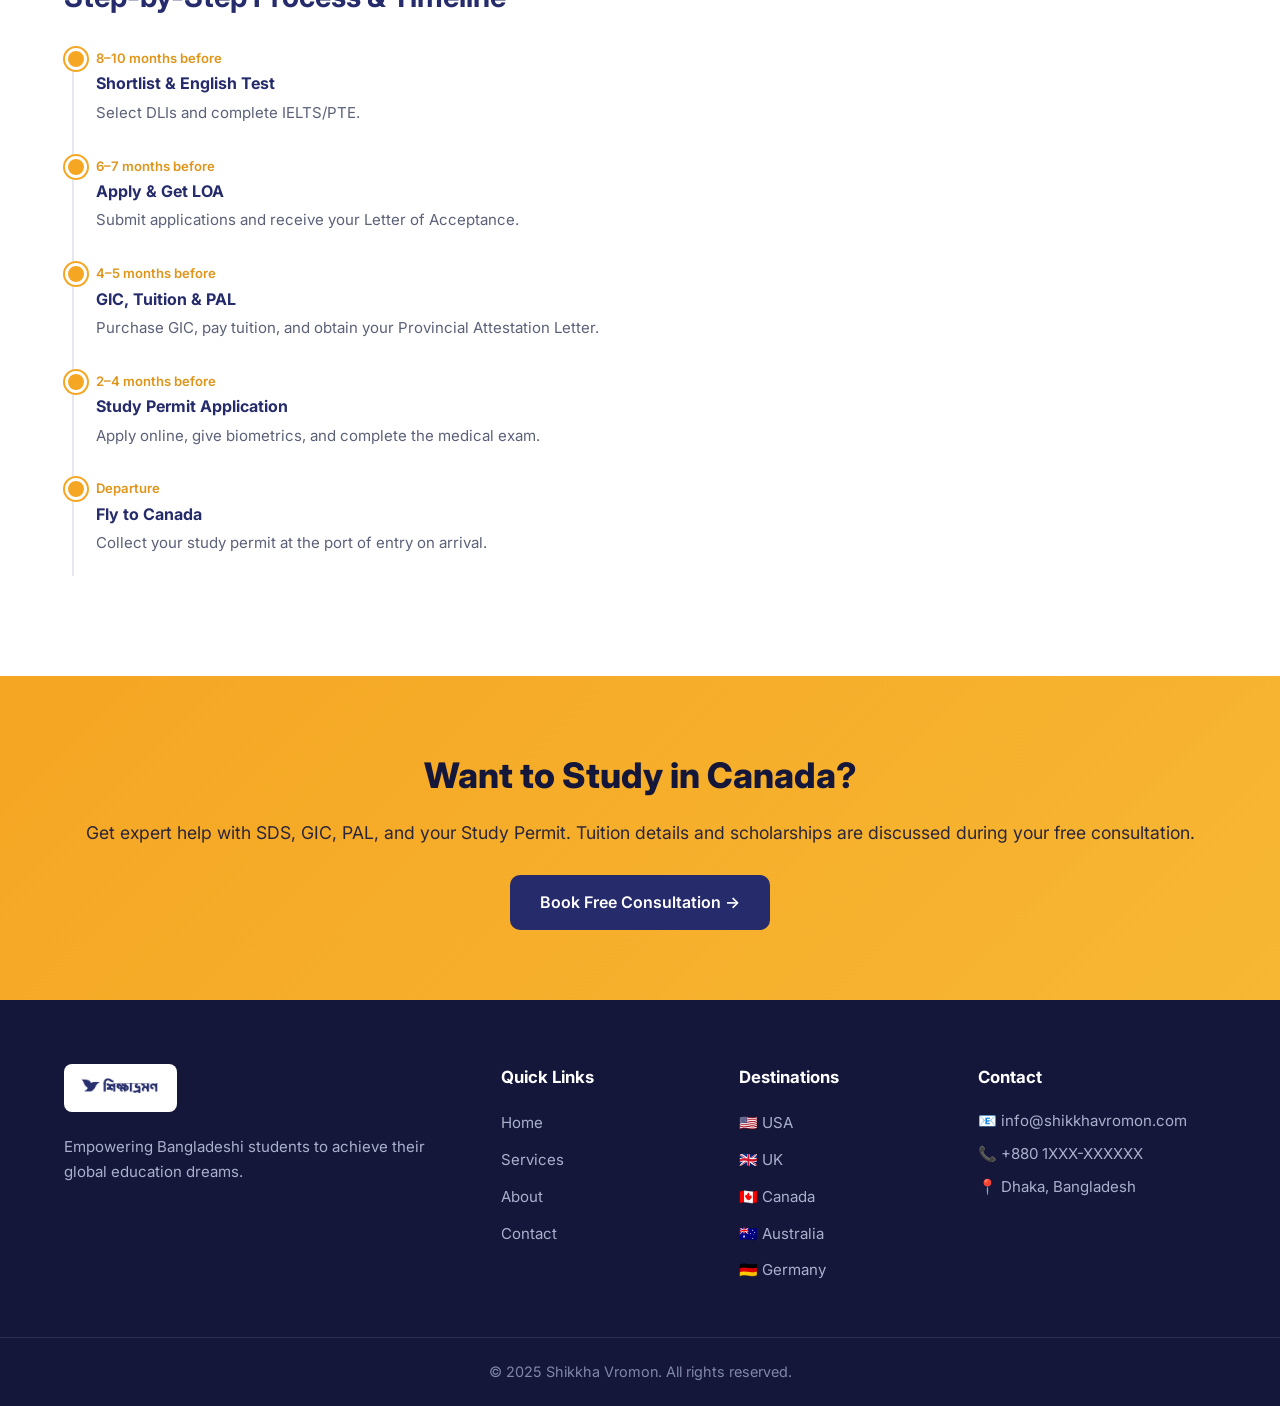
<file: canada.html>
<!DOCTYPE html>
<html lang="en">
<head>
  <meta charset="UTF-8" />
  <meta name="viewport" content="width=device-width, initial-scale=1.0" />
  <title>Study in Canada | Shikkha Vromon</title>
  <meta name="description" content="Study in Canada with Shikkha Vromon. Study Permit process, PAL, GIC, required documents, timelines and admission guidance for Bangladeshi students." />
  <link rel="preconnect" href="https://fonts.googleapis.com" />
  <link href="https://fonts.googleapis.com/css2?family=Inter:wght@400;500;600;700;800&display=swap" rel="stylesheet" />
  <link rel="stylesheet" href="css/style.css" />
</head>
<body>
  <header class="navbar">
    <div class="container nav-container">
      <a href="index.html" class="logo"><img src="images/logo.png" alt="Shikkha Vromon" class="logo-img" /></a>
      <nav>
        <input type="checkbox" id="nav-toggle" class="nav-toggle" />
        <label for="nav-toggle" class="nav-toggle-label"><span></span></label>
        <ul class="nav-links">
          <li><a href="index.html">Home</a></li>
          <li class="dropdown">
            <a href="index.html#destinations">Destinations ▾</a>
            <div class="dropdown-menu">
              <a href="usa.html"><span class="flag">🇺🇸</span> United States</a>
              <a href="uk.html"><span class="flag">🇬🇧</span> United Kingdom</a>
              <a href="ireland.html"><span class="flag">🇮🇪</span> Ireland</a>
              <a href="australia.html"><span class="flag">🇦🇺</span> Australia</a>
              <a href="germany.html"><span class="flag">🇩🇪</span> Germany</a>
              <a href="malta.html"><span class="flag">🇲🇹</span> Malta</a>
              <a href="canada.html"><span class="flag">🇨🇦</span> Canada</a>
              <a href="malaysia.html"><span class="flag">🇲🇾</span> Malaysia</a>
              <a href="japan.html"><span class="flag">🇯🇵</span> Japan</a>
            </div>
          </li>
          <li><a href="services.html">Services</a></li>
          <li><a href="about.html">About</a></li>
          <li><a href="contact.html" class="nav-cta">Free Consultation</a></li>
        </ul>
      </nav>
    </div>
  </header>

  <section class="page-header">
    <div class="container">
      <div class="flag-big" style="font-size:4rem">🇨🇦</div>
      <h1>Study in Canada</h1>
      <p>High-quality education, PR-friendly pathways, and a Post-Graduation Work Permit</p>
      <div class="breadcrumb"><a href="index.html">Home</a> / <a href="index.html#destinations">Destinations</a> / Canada</div>
    </div>
  </section>

  <section class="info-section">
    <div class="container">
      <div class="info-block">
        <h2>Why Study in Canada?</h2>
        <p>Canada offers globally recognized degrees, a welcoming multicultural society, and clear pathways from study to permanent residence. Eligible graduates can apply for the <strong>Post-Graduation Work Permit (PGWP)</strong> for up to 3 years, gaining Canadian work experience that supports PR applications.</p>
        <div class="fact-cards">
          <div class="fact-card"><div class="fc-icon">📝</div><div class="fc-label">Visa Type</div><div class="fc-value">Study Permit</div></div>
          <div class="fact-card"><div class="fc-icon">🎓</div><div class="fc-label">Main Intakes</div><div class="fc-value">Fall (Sep), Winter (Jan), Summer (May)</div></div>
          <div class="fact-card"><div class="fc-icon">⏱️</div><div class="fc-label">Processing Time</div><div class="fc-value">4–12 weeks</div></div>
          <div class="fact-card"><div class="fc-icon">💼</div><div class="fc-label">Work Rights</div><div class="fc-value">Part-time + PGWP up to 3 yrs</div></div>
        </div>
      </div>

      <div class="info-grid" style="margin-top:40px">
        <div class="info-block">
          <h2>Required Documents</h2>
          <ul class="doc-list">
            <li>Valid passport</li>
            <li>Academic transcripts & certificates</li>
            <li>IELTS / PTE / TOEFL scores</li>
            <li>Letter of Acceptance from a Designated Learning Institution (DLI)</li>
            <li>Provincial Attestation Letter (PAL/TAL), where required</li>
            <li>Proof of funds / GIC (Guaranteed Investment Certificate)</li>
            <li>Statement of Purpose / study plan</li>
            <li>Tuition fee payment receipt</li>
            <li>Medical examination (panel physician)</li>
            <li>Biometrics & digital photo</li>
            <li>Police clearance certificate (if required)</li>
          </ul>
        </div>
        <div class="info-block">
          <h2>Admission Requirements</h2>
          <ul class="req-list">
            <li>HSC for undergraduate; Bachelor's for postgraduate</li>
            <li>IELTS 6.0–6.5 (often via SDS stream)</li>
            <li>Acceptance from a Designated Learning Institution (DLI)</li>
            <li>Proof of funds covering tuition + living</li>
            <li>Genuine intent and clear study plan</li>
          </ul>
          <div class="highlight-box"><strong>💡 Tip:</strong> Many students apply via the <strong>Student Direct Stream (SDS)</strong> for faster processing, which typically requires a GIC and upfront tuition payment. A <strong>Provincial Attestation Letter (PAL)</strong> is now required for most applicants — we handle this for you.</div>
        </div>
      </div>

      <div class="info-block" style="margin-top:40px">
        <h2>Step-by-Step Process & Timeline</h2>
        <div class="timeline">
          <div class="timeline-item"><span class="tl-time">8–10 months before</span><h4>Shortlist & English Test</h4><p>Select DLIs and complete IELTS/PTE.</p></div>
          <div class="timeline-item"><span class="tl-time">6–7 months before</span><h4>Apply & Get LOA</h4><p>Submit applications and receive your Letter of Acceptance.</p></div>
          <div class="timeline-item"><span class="tl-time">4–5 months before</span><h4>GIC, Tuition & PAL</h4><p>Purchase GIC, pay tuition, and obtain your Provincial Attestation Letter.</p></div>
          <div class="timeline-item"><span class="tl-time">2–4 months before</span><h4>Study Permit Application</h4><p>Apply online, give biometrics, and complete the medical exam.</p></div>
          <div class="timeline-item"><span class="tl-time">Departure</span><h4>Fly to Canada</h4><p>Collect your study permit at the port of entry on arrival.</p></div>
        </div>
      </div>
    </div>
  </section>

  <section class="cta-banner">
    <h2>Want to Study in Canada?</h2>
    <p>Get expert help with SDS, GIC, PAL, and your Study Permit. Tuition details and scholarships are discussed during your free consultation.</p>
    <a href="contact.html" class="btn btn-dark">Book Free Consultation →</a>
  </section>

  <footer class="footer">
    <div class="container footer-grid">
      <div><img src="images/logo.png" alt="Shikkha Vromon" class="footer-logo" /><p>Empowering Bangladeshi students to achieve their global education dreams.</p></div>
      <div><h4>Quick Links</h4><ul><li><a href="index.html">Home</a></li><li><a href="services.html">Services</a></li><li><a href="about.html">About</a></li><li><a href="contact.html">Contact</a></li></ul></div>
      <div><h4>Destinations</h4><ul><li><a href="usa.html">🇺🇸 USA</a></li><li><a href="uk.html">🇬🇧 UK</a></li><li><a href="canada.html">🇨🇦 Canada</a></li><li><a href="australia.html">🇦🇺 Australia</a></li><li><a href="germany.html">🇩🇪 Germany</a></li></ul></div>
      <div><h4>Contact</h4><p>📧 info@shikkhavromon.com</p><p>📞 +880 1XXX-XXXXXX</p><p>📍 Dhaka, Bangladesh</p></div>
    </div>
    <div class="footer-bottom"><p>&copy; 2025 Shikkha Vromon. All rights reserved.</p></div>
  </footer>
  <a href="https://wa.me/8801XXXXXXXXX" class="wa-float" target="_blank" aria-label="WhatsApp">💬</a>
  <script src="js/main.js"></script>
</body>
</html>
</file>
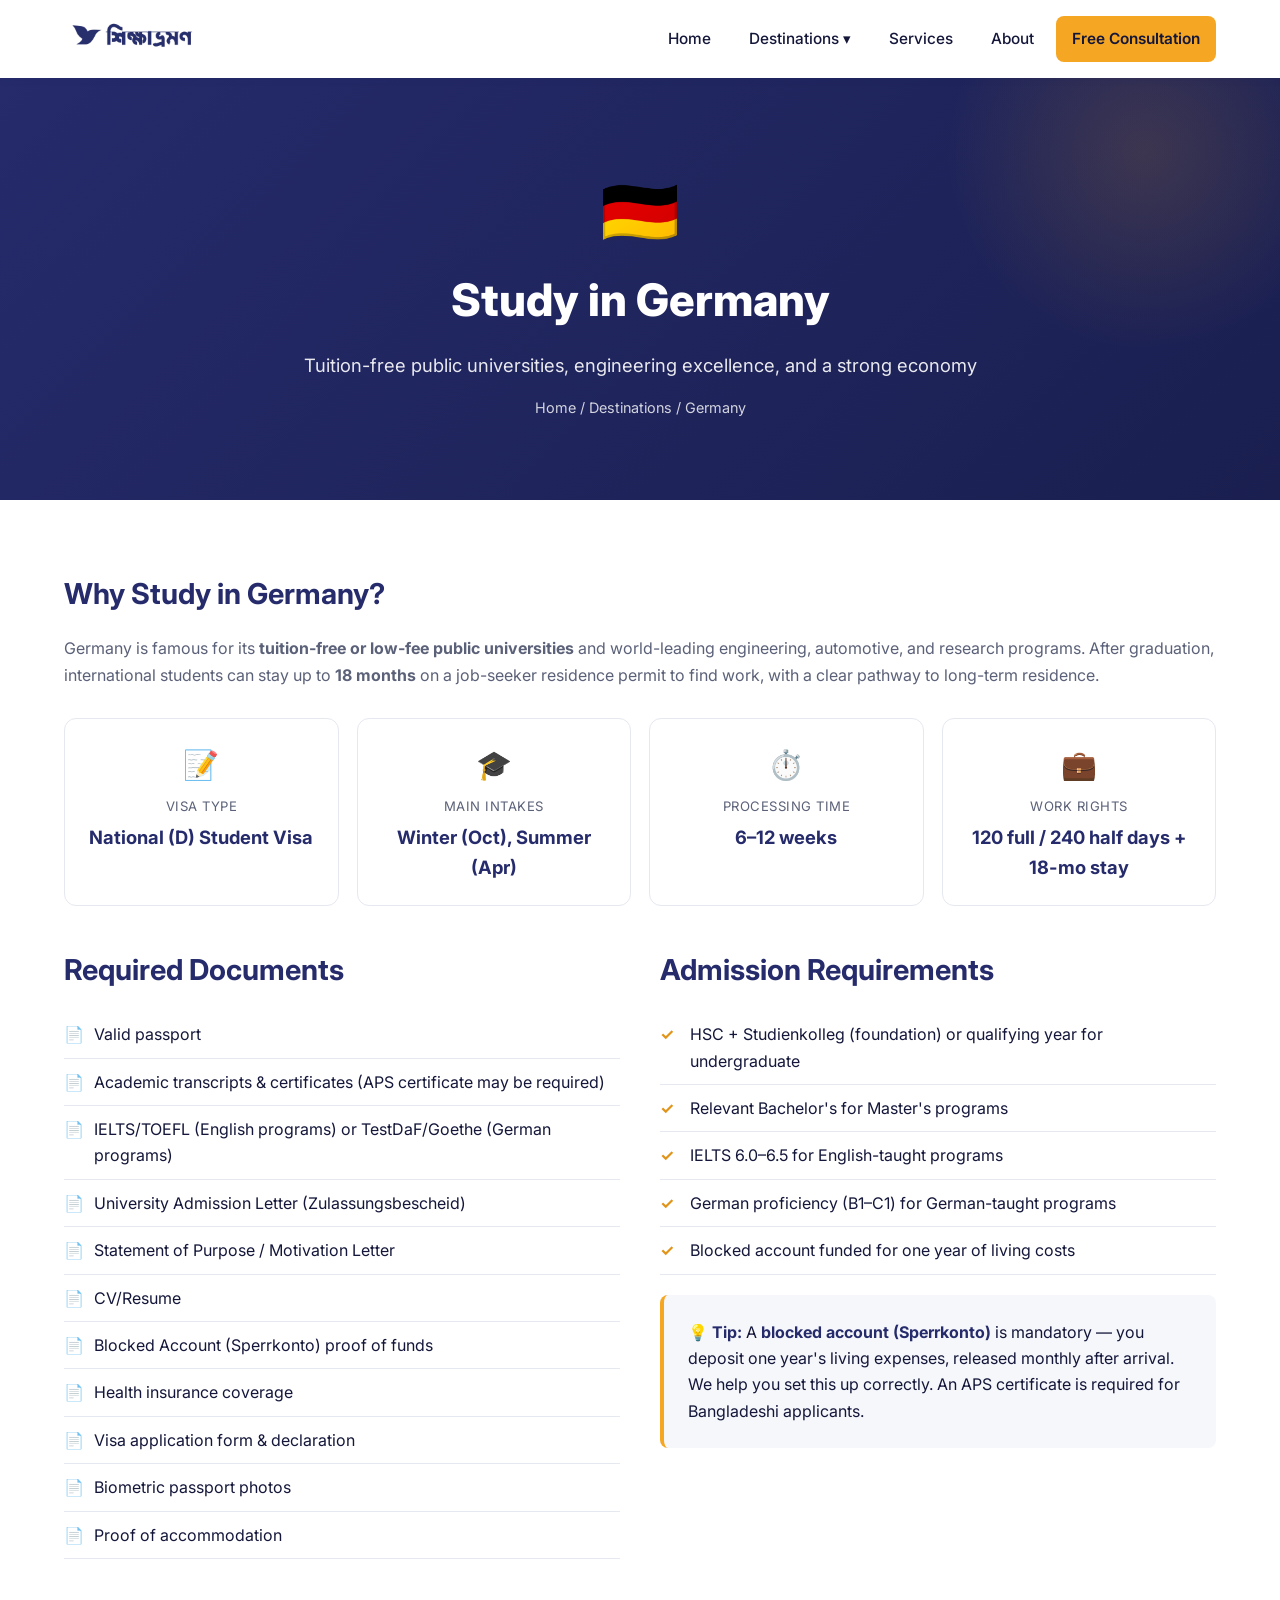
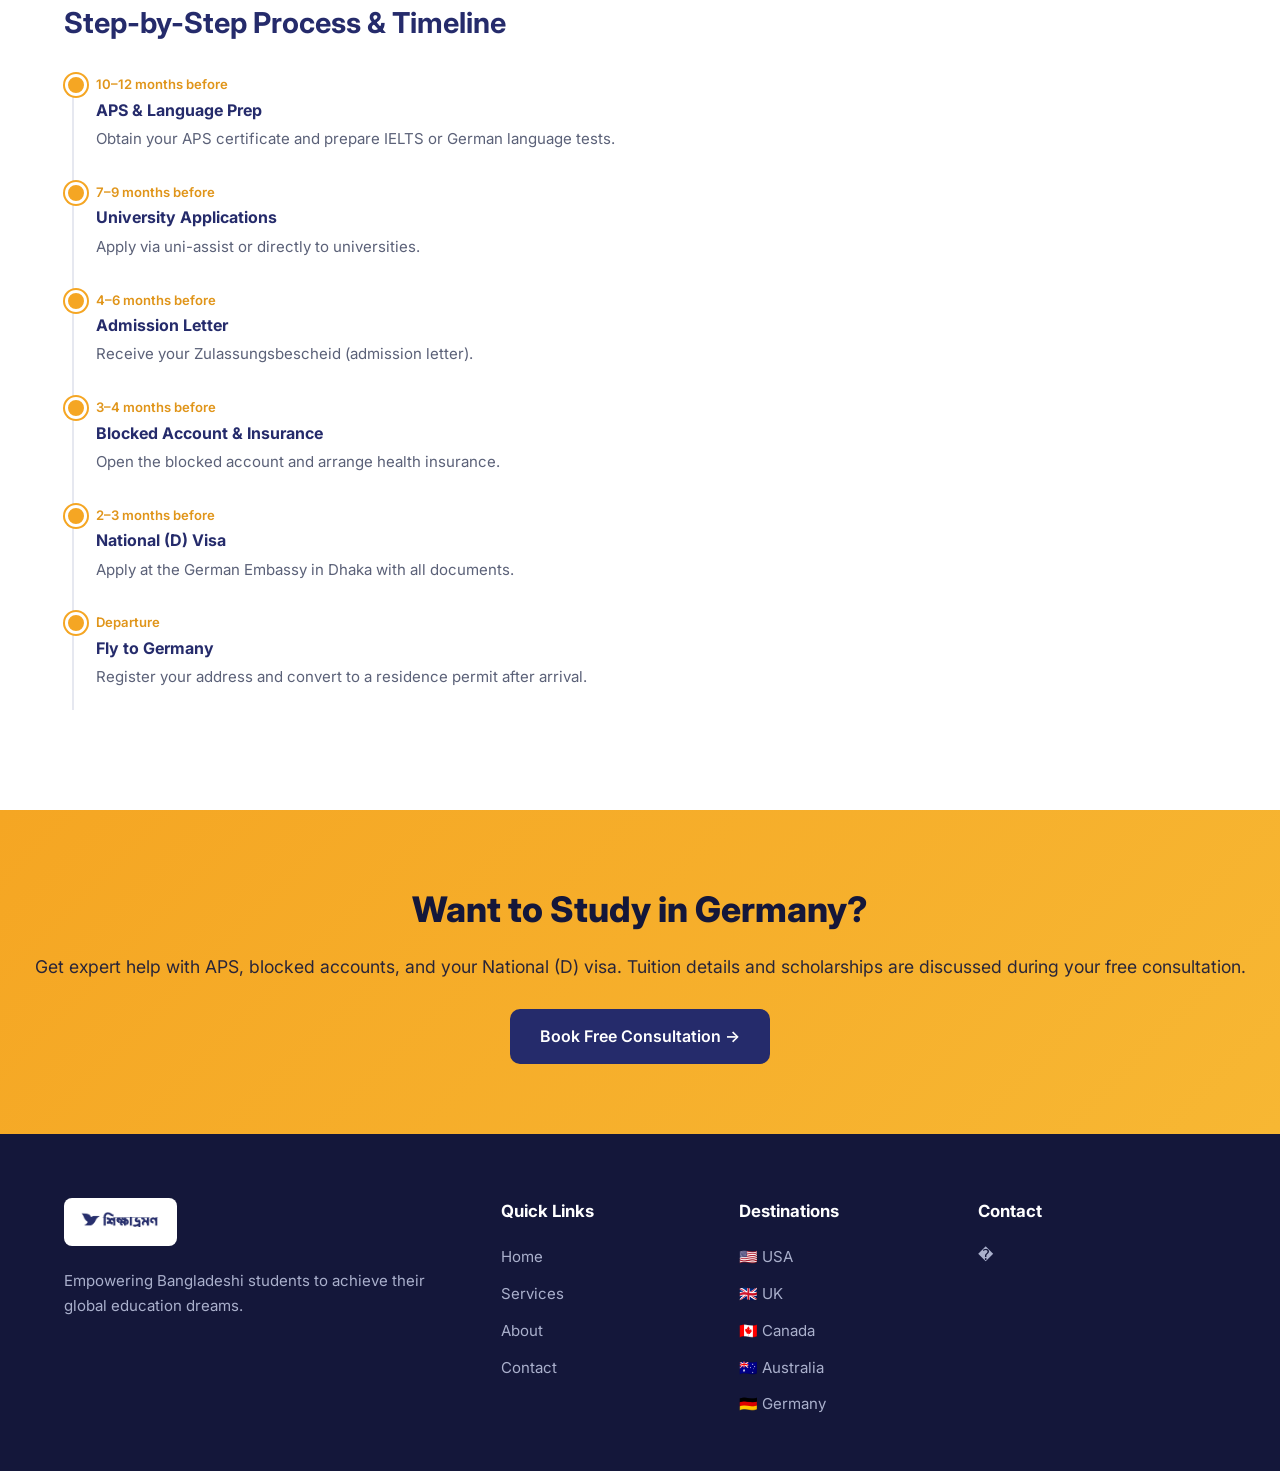
<file: germany.html>
<!DOCTYPE html>
<html lang="en">
<head>
  <meta charset="UTF-8" />
  <meta name="viewport" content="width=device-width, initial-scale=1.0" />
  <title>Study in Germany | Shikkha Vromon</title>
  <meta name="description" content="Study in Germany with Shikkha Vromon. National (D) visa process, required documents, blocked account, timelines and admission guidance for Bangladeshi students." />
  <link rel="preconnect" href="https://fonts.googleapis.com" />
  <link href="https://fonts.googleapis.com/css2?family=Inter:wght@400;500;600;700;800&display=swap" rel="stylesheet" />
  <link rel="stylesheet" href="css/style.css" />
</head>
<body>
  <header class="navbar">
    <div class="container nav-container">
      <a href="index.html" class="logo"><img src="images/logo.png" alt="Shikkha Vromon" class="logo-img" /></a>
      <nav>
        <input type="checkbox" id="nav-toggle" class="nav-toggle" />
        <label for="nav-toggle" class="nav-toggle-label"><span></span></label>
        <ul class="nav-links">
          <li><a href="index.html">Home</a></li>
          <li class="dropdown">
            <a href="index.html#destinations">Destinations ▾</a>
            <div class="dropdown-menu">
              <a href="usa.html"><span class="flag">🇺🇸</span> United States</a>
              <a href="uk.html"><span class="flag">🇬🇧</span> United Kingdom</a>
              <a href="ireland.html"><span class="flag">🇮🇪</span> Ireland</a>
              <a href="australia.html"><span class="flag">🇦🇺</span> Australia</a>
              <a href="germany.html"><span class="flag">🇩🇪</span> Germany</a>
              <a href="malta.html"><span class="flag">🇲🇹</span> Malta</a>
              <a href="canada.html"><span class="flag">🇨🇦</span> Canada</a>
              <a href="malaysia.html"><span class="flag">🇲🇾</span> Malaysia</a>
              <a href="japan.html"><span class="flag">🇯🇵</span> Japan</a>
            </div>
          </li>
          <li><a href="services.html">Services</a></li>
          <li><a href="about.html">About</a></li>
          <li><a href="contact.html" class="nav-cta">Free Consultation</a></li>
        </ul>
      </nav>
    </div>
  </header>

  <section class="page-header">
    <div class="container">
      <div class="flag-big" style="font-size:4rem">🇩🇪</div>
      <h1>Study in Germany</h1>
      <p>Tuition-free public universities, engineering excellence, and a strong economy</p>
      <div class="breadcrumb"><a href="index.html">Home</a> / <a href="index.html#destinations">Destinations</a> / Germany</div>
    </div>
  </section>

  <section class="info-section">
    <div class="container">
      <div class="info-block">
        <h2>Why Study in Germany?</h2>
        <p>Germany is famous for its <strong>tuition-free or low-fee public universities</strong> and world-leading engineering, automotive, and research programs. After graduation, international students can stay up to <strong>18 months</strong> on a job-seeker residence permit to find work, with a clear pathway to long-term residence.</p>
        <div class="fact-cards">
          <div class="fact-card"><div class="fc-icon">📝</div><div class="fc-label">Visa Type</div><div class="fc-value">National (D) Student Visa</div></div>
          <div class="fact-card"><div class="fc-icon">🎓</div><div class="fc-label">Main Intakes</div><div class="fc-value">Winter (Oct), Summer (Apr)</div></div>
          <div class="fact-card"><div class="fc-icon">⏱️</div><div class="fc-label">Processing Time</div><div class="fc-value">6–12 weeks</div></div>
          <div class="fact-card"><div class="fc-icon">💼</div><div class="fc-label">Work Rights</div><div class="fc-value">120 full / 240 half days + 18-mo stay</div></div>
        </div>
      </div>

      <div class="info-grid" style="margin-top:40px">
        <div class="info-block">
          <h2>Required Documents</h2>
          <ul class="doc-list">
            <li>Valid passport</li>
            <li>Academic transcripts & certificates (APS certificate may be required)</li>
            <li>IELTS/TOEFL (English programs) or TestDaF/Goethe (German programs)</li>
            <li>University Admission Letter (Zulassungsbescheid)</li>
            <li>Statement of Purpose / Motivation Letter</li>
            <li>CV/Resume</li>
            <li>Blocked Account (Sperrkonto) proof of funds</li>
            <li>Health insurance coverage</li>
            <li>Visa application form & declaration</li>
            <li>Biometric passport photos</li>
            <li>Proof of accommodation</li>
          </ul>
        </div>
        <div class="info-block">
          <h2>Admission Requirements</h2>
          <ul class="req-list">
            <li>HSC + Studienkolleg (foundation) or qualifying year for undergraduate</li>
            <li>Relevant Bachelor's for Master's programs</li>
            <li>IELTS 6.0–6.5 for English-taught programs</li>
            <li>German proficiency (B1–C1) for German-taught programs</li>
            <li>Blocked account funded for one year of living costs</li>
          </ul>
          <div class="highlight-box"><strong>💡 Tip:</strong> A <strong>blocked account (Sperrkonto)</strong> is mandatory — you deposit one year's living expenses, released monthly after arrival. We help you set this up correctly. An APS certificate is required for Bangladeshi applicants.</div>
        </div>
      </div>

      <div class="info-block" style="margin-top:40px">
        <h2>Step-by-Step Process & Timeline</h2>
        <div class="timeline">
          <div class="timeline-item"><span class="tl-time">10–12 months before</span><h4>APS & Language Prep</h4><p>Obtain your APS certificate and prepare IELTS or German language tests.</p></div>
          <div class="timeline-item"><span class="tl-time">7–9 months before</span><h4>University Applications</h4><p>Apply via uni-assist or directly to universities.</p></div>
          <div class="timeline-item"><span class="tl-time">4–6 months before</span><h4>Admission Letter</h4><p>Receive your Zulassungsbescheid (admission letter).</p></div>
          <div class="timeline-item"><span class="tl-time">3–4 months before</span><h4>Blocked Account & Insurance</h4><p>Open the blocked account and arrange health insurance.</p></div>
          <div class="timeline-item"><span class="tl-time">2–3 months before</span><h4>National (D) Visa</h4><p>Apply at the German Embassy in Dhaka with all documents.</p></div>
          <div class="timeline-item"><span class="tl-time">Departure</span><h4>Fly to Germany</h4><p>Register your address and convert to a residence permit after arrival.</p></div>
        </div>
      </div>
    </div>
  </section>

  <section class="cta-banner">
    <h2>Want to Study in Germany?</h2>
    <p>Get expert help with APS, blocked accounts, and your National (D) visa. Tuition details and scholarships are discussed during your free consultation.</p>
    <a href="contact.html" class="btn btn-dark">Book Free Consultation →</a>
  </section>

  <footer class="footer">
    <div class="container footer-grid">
      <div><img src="images/logo.png" alt="Shikkha Vromon" class="footer-logo" /><p>Empowering Bangladeshi students to achieve their global education dreams.</p></div>
      <div><h4>Quick Links</h4><ul><li><a href="index.html">Home</a></li><li><a href="services.html">Services</a></li><li><a href="about.html">About</a></li><li><a href="contact.html">Contact</a></li></ul></div>
      <div><h4>Destinations</h4><ul><li><a href="usa.html">🇺🇸 USA</a></li><li><a href="uk.html">🇬🇧 UK</a></li><li><a href="canada.html">🇨🇦 Canada</a></li><li><a href="australia.html">🇦🇺 Australia</a></li><li><a href="germany.html">🇩🇪 Germany</a></li></ul></div>
      <div><h4>Contact</h4><p>�
</file>
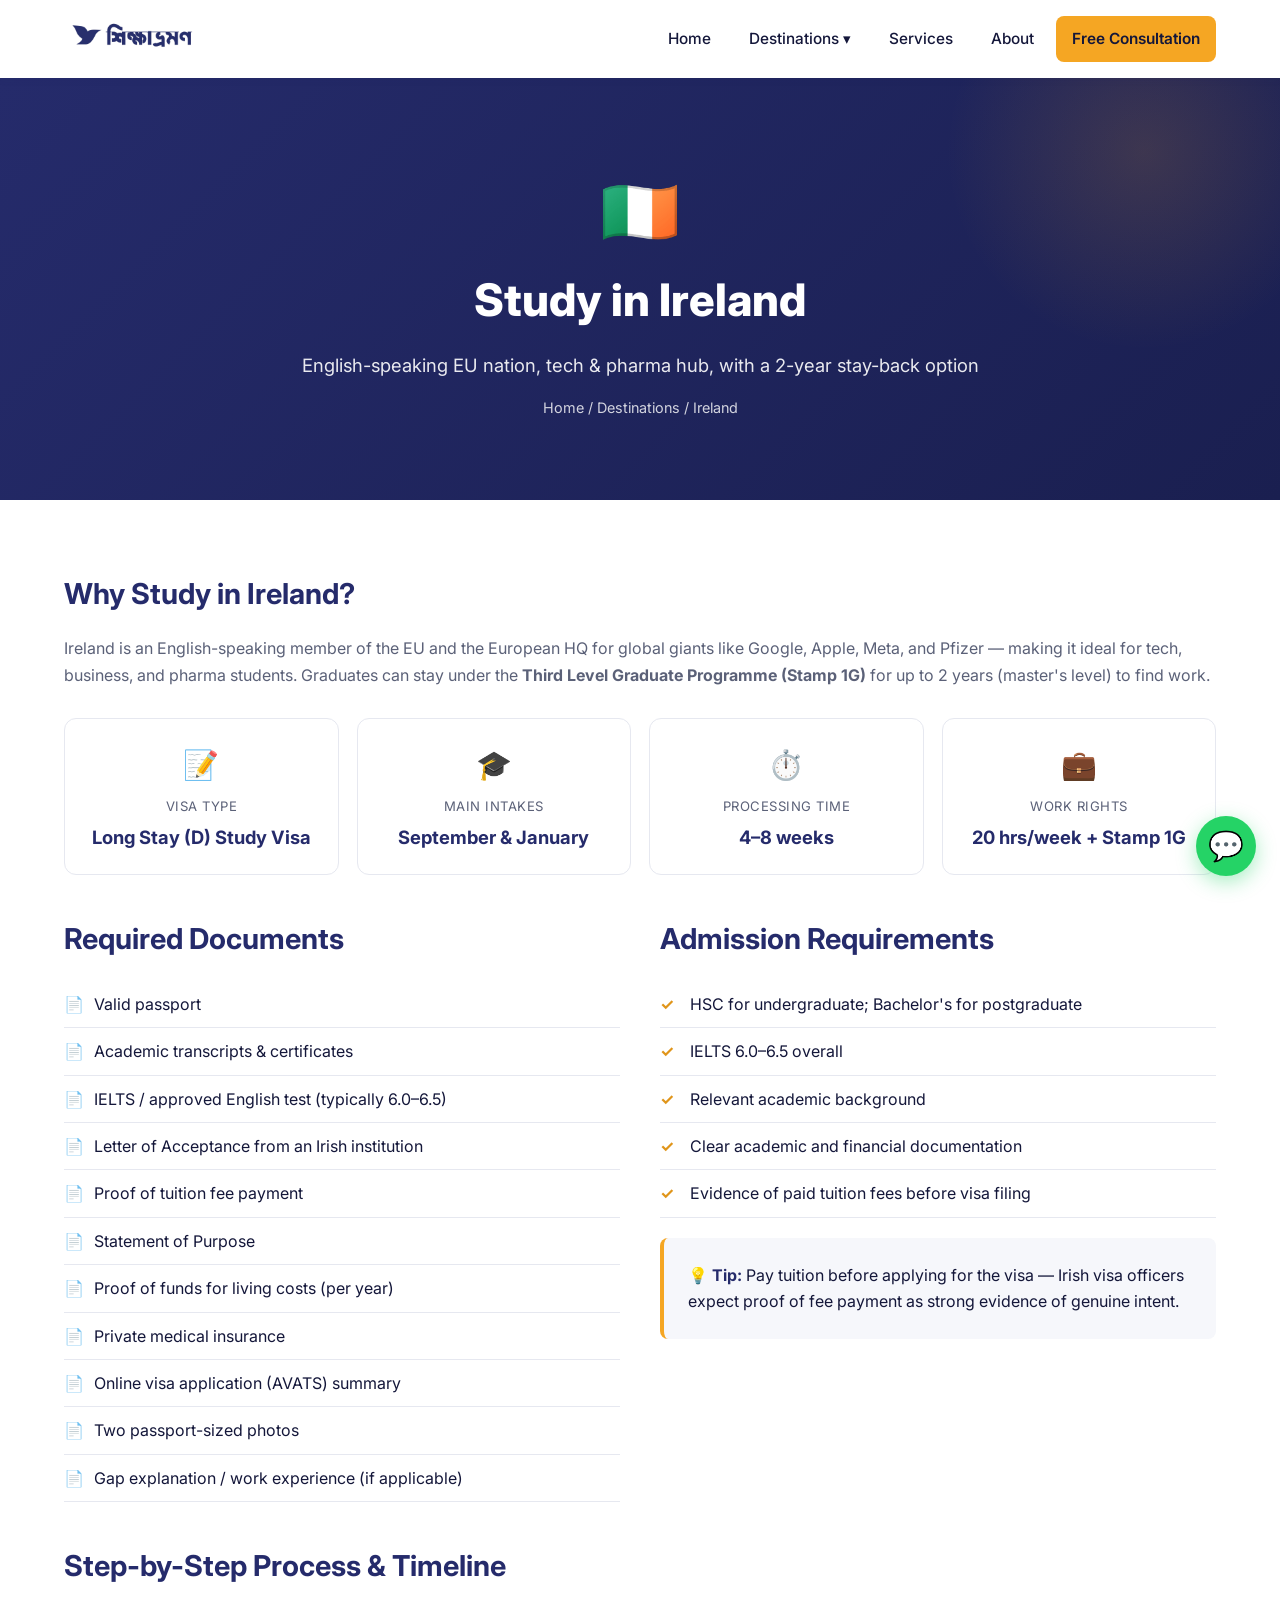
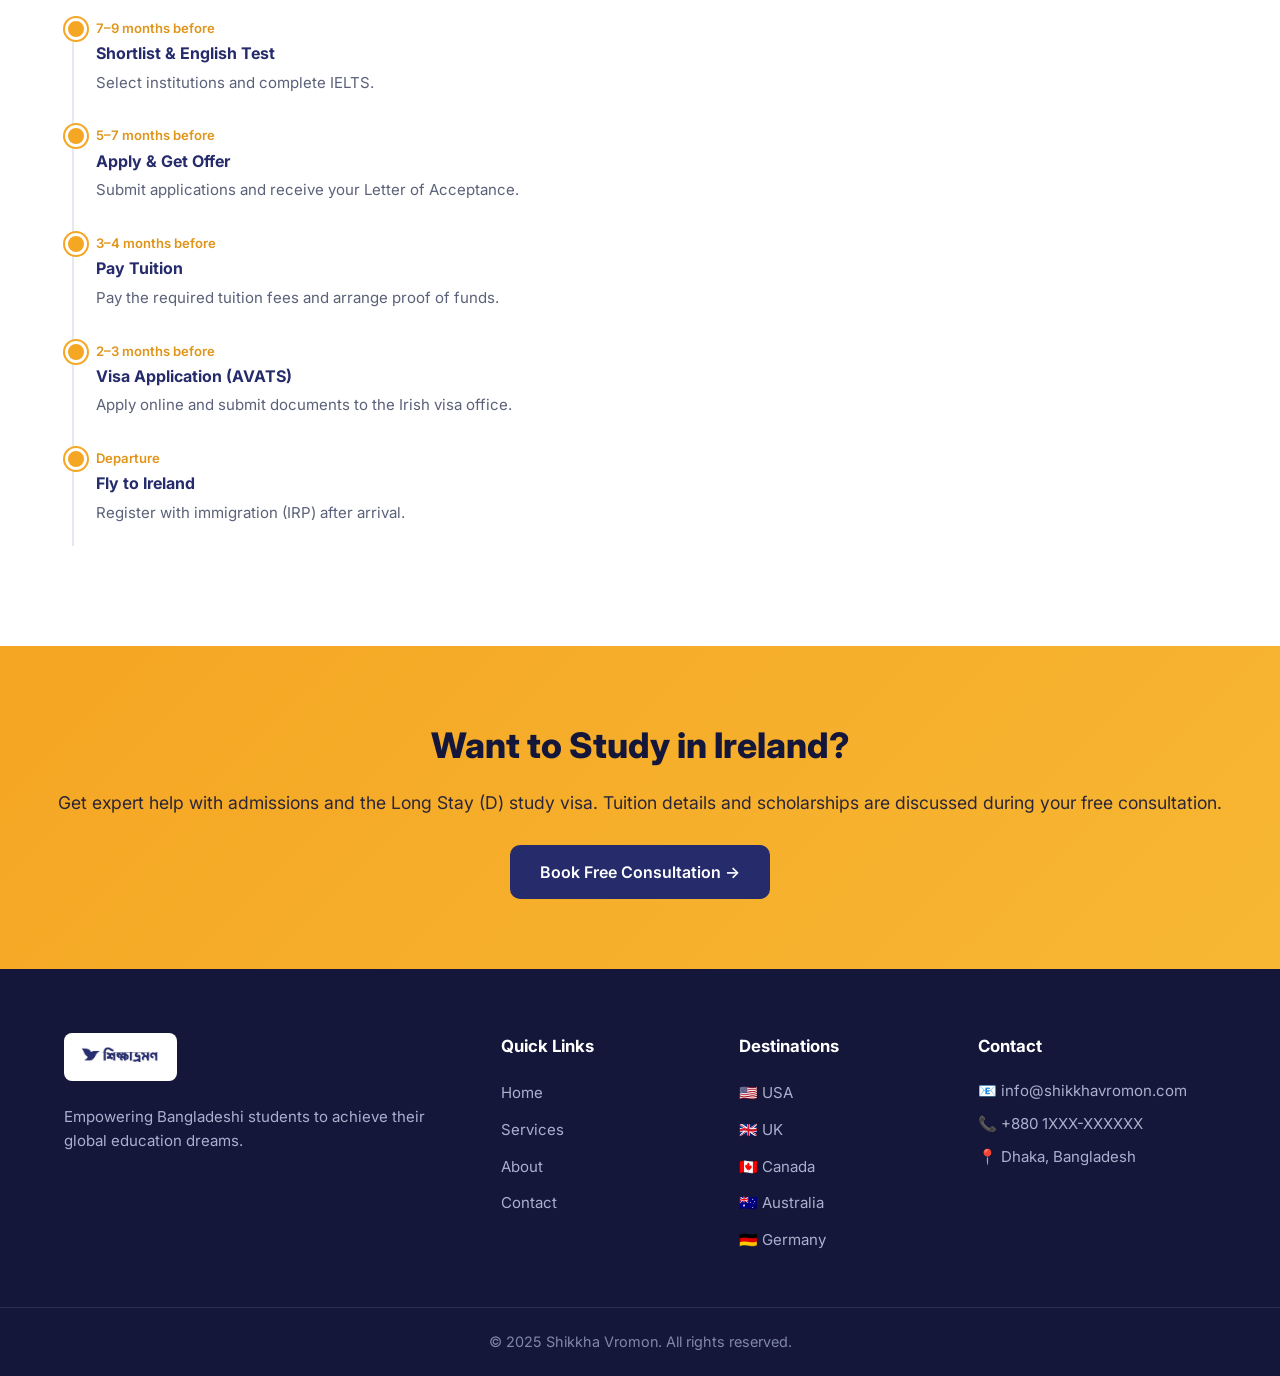
<file: ireland.html>
<!DOCTYPE html>
<html lang="en">
<head>
  <meta charset="UTF-8" />
  <meta name="viewport" content="width=device-width, initial-scale=1.0" />
  <title>Study in Ireland | Shikkha Vromon</title>
  <meta name="description" content="Study in Ireland with Shikkha Vromon. Long Stay (D) study visa process, required documents, timelines and admission guidance for Bangladeshi students." />
  <link rel="preconnect" href="https://fonts.googleapis.com" />
  <link href="https://fonts.googleapis.com/css2?family=Inter:wght@400;500;600;700;800&display=swap" rel="stylesheet" />
  <link rel="stylesheet" href="css/style.css" />
</head>
<body>
  <header class="navbar">
    <div class="container nav-container">
      <a href="index.html" class="logo"><img src="images/logo.png" alt="Shikkha Vromon" class="logo-img" /></a>
      <nav>
        <input type="checkbox" id="nav-toggle" class="nav-toggle" />
        <label for="nav-toggle" class="nav-toggle-label"><span></span></label>
        <ul class="nav-links">
          <li><a href="index.html">Home</a></li>
          <li class="dropdown">
            <a href="index.html#destinations">Destinations ▾</a>
            <div class="dropdown-menu">
              <a href="usa.html"><span class="flag">🇺🇸</span> United States</a>
              <a href="uk.html"><span class="flag">🇬🇧</span> United Kingdom</a>
              <a href="ireland.html"><span class="flag">🇮🇪</span> Ireland</a>
              <a href="australia.html"><span class="flag">🇦🇺</span> Australia</a>
              <a href="germany.html"><span class="flag">🇩🇪</span> Germany</a>
              <a href="malta.html"><span class="flag">🇲🇹</span> Malta</a>
              <a href="canada.html"><span class="flag">🇨🇦</span> Canada</a>
              <a href="malaysia.html"><span class="flag">🇲🇾</span> Malaysia</a>
              <a href="japan.html"><span class="flag">🇯🇵</span> Japan</a>
            </div>
          </li>
          <li><a href="services.html">Services</a></li>
          <li><a href="about.html">About</a></li>
          <li><a href="contact.html" class="nav-cta">Free Consultation</a></li>
        </ul>
      </nav>
    </div>
  </header>

  <section class="page-header">
    <div class="container">
      <div class="flag-big" style="font-size:4rem">🇮🇪</div>
      <h1>Study in Ireland</h1>
      <p>English-speaking EU nation, tech & pharma hub, with a 2-year stay-back option</p>
      <div class="breadcrumb"><a href="index.html">Home</a> / <a href="index.html#destinations">Destinations</a> / Ireland</div>
    </div>
  </section>

  <section class="info-section">
    <div class="container">
      <div class="info-block">
        <h2>Why Study in Ireland?</h2>
        <p>Ireland is an English-speaking member of the EU and the European HQ for global giants like Google, Apple, Meta, and Pfizer — making it ideal for tech, business, and pharma students. Graduates can stay under the <strong>Third Level Graduate Programme (Stamp 1G)</strong> for up to 2 years (master's level) to find work.</p>
        <div class="fact-cards">
          <div class="fact-card"><div class="fc-icon">📝</div><div class="fc-label">Visa Type</div><div class="fc-value">Long Stay (D) Study Visa</div></div>
          <div class="fact-card"><div class="fc-icon">🎓</div><div class="fc-label">Main Intakes</div><div class="fc-value">September & January</div></div>
          <div class="fact-card"><div class="fc-icon">⏱️</div><div class="fc-label">Processing Time</div><div class="fc-value">4–8 weeks</div></div>
          <div class="fact-card"><div class="fc-icon">💼</div><div class="fc-label">Work Rights</div><div class="fc-value">20 hrs/week + Stamp 1G</div></div>
        </div>
      </div>

      <div class="info-grid" style="margin-top:40px">
        <div class="info-block">
          <h2>Required Documents</h2>
          <ul class="doc-list">
            <li>Valid passport</li>
            <li>Academic transcripts & certificates</li>
            <li>IELTS / approved English test (typically 6.0–6.5)</li>
            <li>Letter of Acceptance from an Irish institution</li>
            <li>Proof of tuition fee payment</li>
            <li>Statement of Purpose</li>
            <li>Proof of funds for living costs (per year)</li>
            <li>Private medical insurance</li>
            <li>Online visa application (AVATS) summary</li>
            <li>Two passport-sized photos</li>
            <li>Gap explanation / work experience (if applicable)</li>
          </ul>
        </div>
        <div class="info-block">
          <h2>Admission Requirements</h2>
          <ul class="req-list">
            <li>HSC for undergraduate; Bachelor's for postgraduate</li>
            <li>IELTS 6.0–6.5 overall</li>
            <li>Relevant academic background</li>
            <li>Clear academic and financial documentation</li>
            <li>Evidence of paid tuition fees before visa filing</li>
          </ul>
          <div class="highlight-box"><strong>💡 Tip:</strong> Pay tuition before applying for the visa — Irish visa officers expect proof of fee payment as strong evidence of genuine intent.</div>
        </div>
      </div>

      <div class="info-block" style="margin-top:40px">
        <h2>Step-by-Step Process & Timeline</h2>
        <div class="timeline">
          <div class="timeline-item"><span class="tl-time">7–9 months before</span><h4>Shortlist & English Test</h4><p>Select institutions and complete IELTS.</p></div>
          <div class="timeline-item"><span class="tl-time">5–7 months before</span><h4>Apply & Get Offer</h4><p>Submit applications and receive your Letter of Acceptance.</p></div>
          <div class="timeline-item"><span class="tl-time">3–4 months before</span><h4>Pay Tuition</h4><p>Pay the required tuition fees and arrange proof of funds.</p></div>
          <div class="timeline-item"><span class="tl-time">2–3 months before</span><h4>Visa Application (AVATS)</h4><p>Apply online and submit documents to the Irish visa office.</p></div>
          <div class="timeline-item"><span class="tl-time">Departure</span><h4>Fly to Ireland</h4><p>Register with immigration (IRP) after arrival.</p></div>
        </div>
      </div>
    </div>
  </section>

  <section class="cta-banner">
    <h2>Want to Study in Ireland?</h2>
    <p>Get expert help with admissions and the Long Stay (D) study visa. Tuition details and scholarships are discussed during your free consultation.</p>
    <a href="contact.html" class="btn btn-dark">Book Free Consultation →</a>
  </section>

  <footer class="footer">
    <div class="container footer-grid">
      <div><img src="images/logo.png" alt="Shikkha Vromon" class="footer-logo" /><p>Empowering Bangladeshi students to achieve their global education dreams.</p></div>
      <div><h4>Quick Links</h4><ul><li><a href="index.html">Home</a></li><li><a href="services.html">Services</a></li><li><a href="about.html">About</a></li><li><a href="contact.html">Contact</a></li></ul></div>
      <div><h4>Destinations</h4><ul><li><a href="usa.html">🇺🇸 USA</a></li><li><a href="uk.html">🇬🇧 UK</a></li><li><a href="canada.html">🇨🇦 Canada</a></li><li><a href="australia.html">🇦🇺 Australia</a></li><li><a href="germany.html">🇩🇪 Germany</a></li></ul></div>
      <div><h4>Contact</h4><p>📧 info@shikkhavromon.com</p><p>📞 +880 1XXX-XXXXXX</p><p>📍 Dhaka, Bangladesh</p></div>
    </div>
    <div class="footer-bottom"><p>&copy; 2025 Shikkha Vromon. All rights reserved.</p></div>
  </footer>
  <a href="https://wa.me/8801XXXXXXXXX" class="wa-float" target="_blank" aria-label="WhatsApp">💬</a>
  <script src="js/main.js"></script>
</body>
</html>
</file>
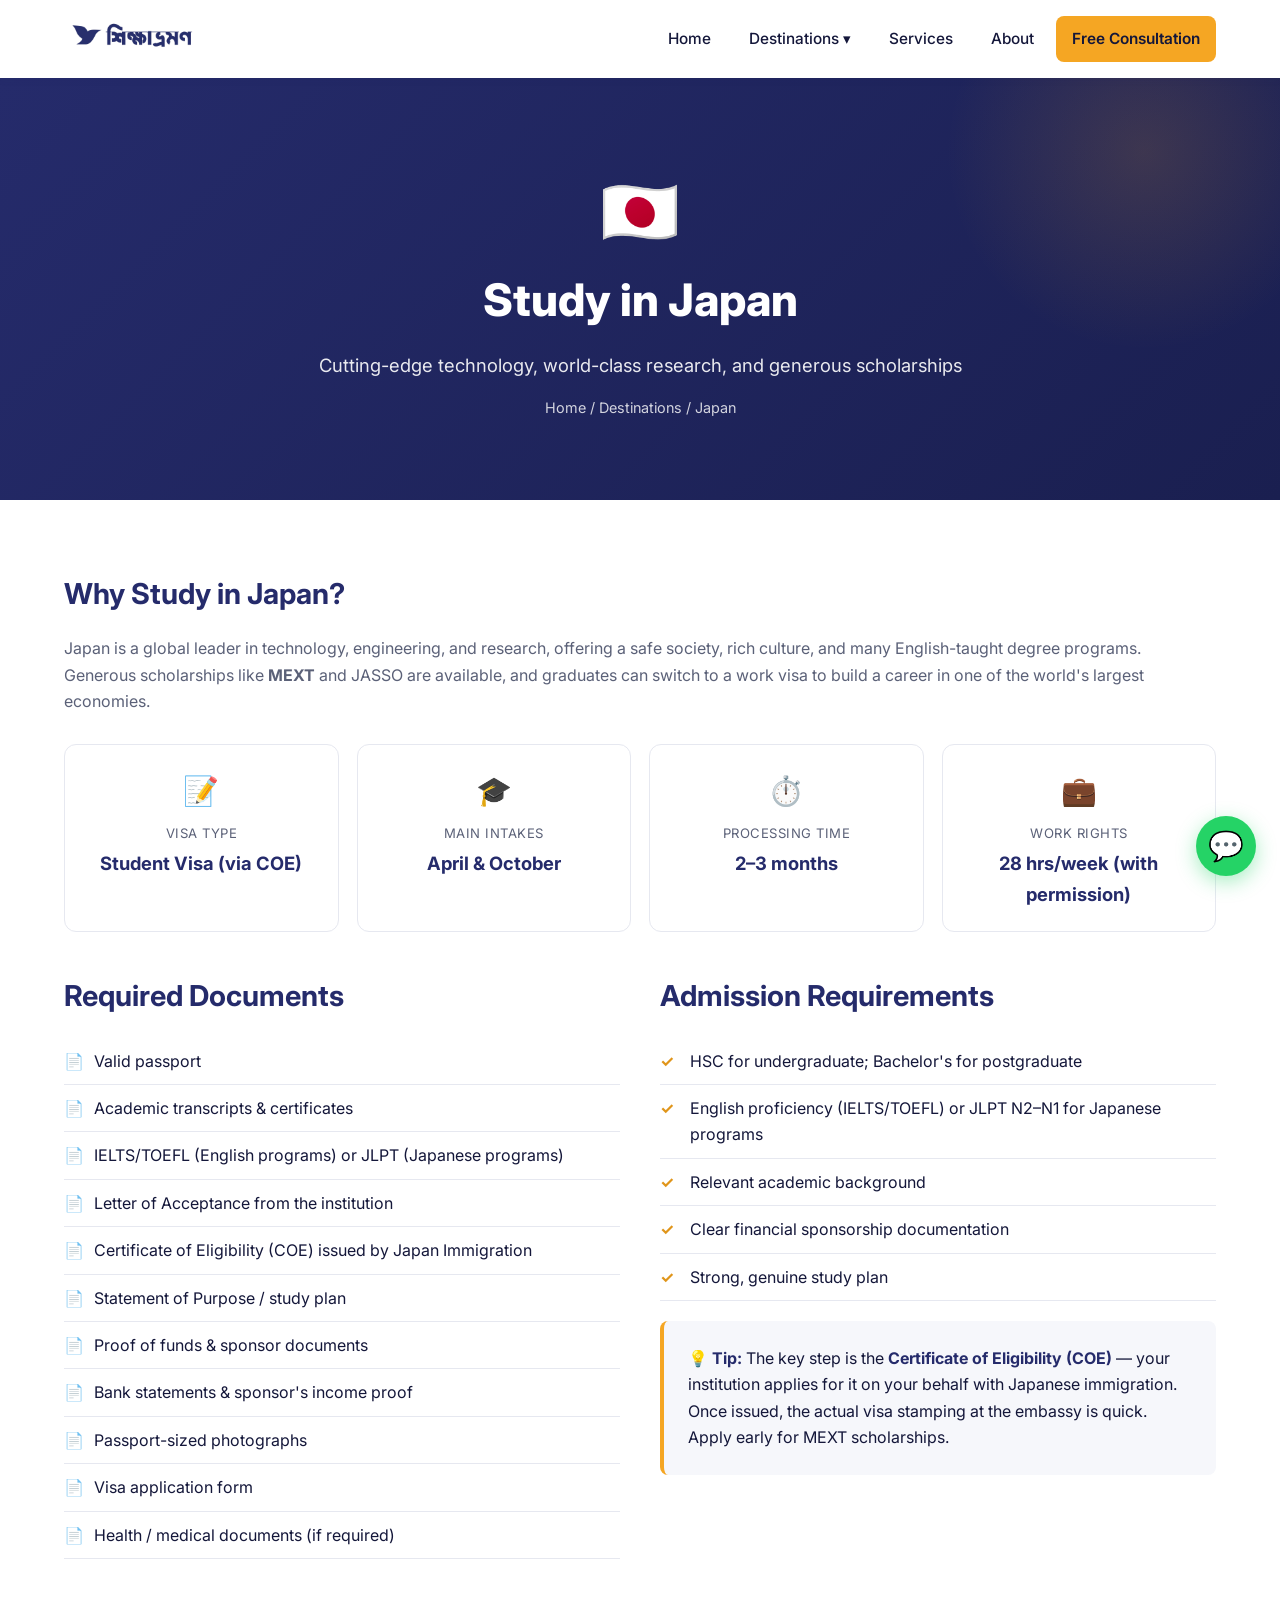
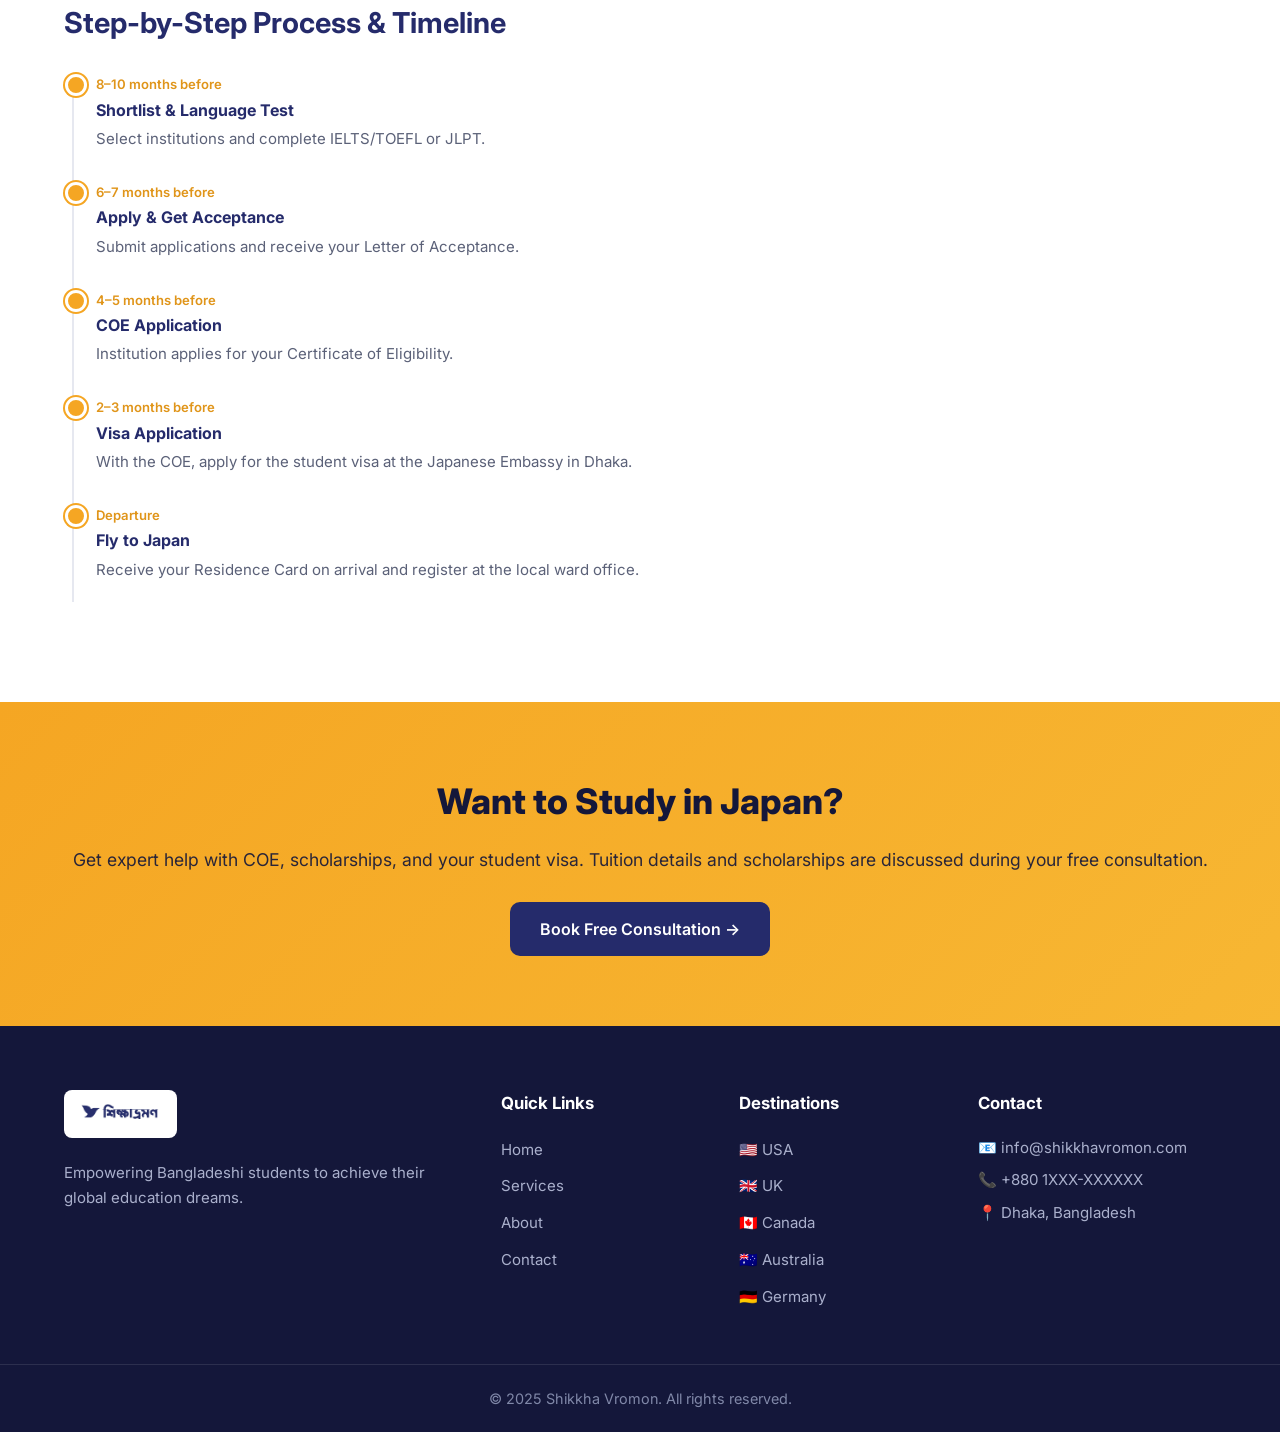
<file: japan.html>
<!DOCTYPE html>
<html lang="en">
<head>
  <meta charset="UTF-8" />
  <meta name="viewport" content="width=device-width, initial-scale=1.0" />
  <title>Study in Japan | Shikkha Vromon</title>
  <meta name="description" content="Study in Japan with Shikkha Vromon. Student Visa via Certificate of Eligibility (COE), required documents, timelines and admission guidance for Bangladeshi students." />
  <link rel="preconnect" href="https://fonts.googleapis.com" />
  <link href="https://fonts.googleapis.com/css2?family=Inter:wght@400;500;600;700;800&display=swap" rel="stylesheet" />
  <link rel="stylesheet" href="css/style.css" />
</head>
<body>
  <header class="navbar">
    <div class="container nav-container">
      <a href="index.html" class="logo"><img src="images/logo.png" alt="Shikkha Vromon" class="logo-img" /></a>
      <nav>
        <input type="checkbox" id="nav-toggle" class="nav-toggle" />
        <label for="nav-toggle" class="nav-toggle-label"><span></span></label>
        <ul class="nav-links">
          <li><a href="index.html">Home</a></li>
          <li class="dropdown">
            <a href="index.html#destinations">Destinations ▾</a>
            <div class="dropdown-menu">
              <a href="usa.html"><span class="flag">🇺🇸</span> United States</a>
              <a href="uk.html"><span class="flag">🇬🇧</span> United Kingdom</a>
              <a href="ireland.html"><span class="flag">🇮🇪</span> Ireland</a>
              <a href="australia.html"><span class="flag">🇦🇺</span> Australia</a>
              <a href="germany.html"><span class="flag">🇩🇪</span> Germany</a>
              <a href="malta.html"><span class="flag">🇲🇹</span> Malta</a>
              <a href="canada.html"><span class="flag">🇨🇦</span> Canada</a>
              <a href="malaysia.html"><span class="flag">🇲🇾</span> Malaysia</a>
              <a href="japan.html"><span class="flag">🇯🇵</span> Japan</a>
            </div>
          </li>
          <li><a href="services.html">Services</a></li>
          <li><a href="about.html">About</a></li>
          <li><a href="contact.html" class="nav-cta">Free Consultation</a></li>
        </ul>
      </nav>
    </div>
  </header>

  <section class="page-header">
    <div class="container">
      <div class="flag-big" style="font-size:4rem">🇯🇵</div>
      <h1>Study in Japan</h1>
      <p>Cutting-edge technology, world-class research, and generous scholarships</p>
      <div class="breadcrumb"><a href="index.html">Home</a> / <a href="index.html#destinations">Destinations</a> / Japan</div>
    </div>
  </section>

  <section class="info-section">
    <div class="container">
      <div class="info-block">
        <h2>Why Study in Japan?</h2>
        <p>Japan is a global leader in technology, engineering, and research, offering a safe society, rich culture, and many English-taught degree programs. Generous scholarships like <strong>MEXT</strong> and JASSO are available, and graduates can switch to a work visa to build a career in one of the world's largest economies.</p>
        <div class="fact-cards">
          <div class="fact-card"><div class="fc-icon">📝</div><div class="fc-label">Visa Type</div><div class="fc-value">Student Visa (via COE)</div></div>
          <div class="fact-card"><div class="fc-icon">🎓</div><div class="fc-label">Main Intakes</div><div class="fc-value">April & October</div></div>
          <div class="fact-card"><div class="fc-icon">⏱️</div><div class="fc-label">Processing Time</div><div class="fc-value">2–3 months</div></div>
          <div class="fact-card"><div class="fc-icon">💼</div><div class="fc-label">Work Rights</div><div class="fc-value">28 hrs/week (with permission)</div></div>
        </div>
      </div>

      <div class="info-grid" style="margin-top:40px">
        <div class="info-block">
          <h2>Required Documents</h2>
          <ul class="doc-list">
            <li>Valid passport</li>
            <li>Academic transcripts & certificates</li>
            <li>IELTS/TOEFL (English programs) or JLPT (Japanese programs)</li>
            <li>Letter of Acceptance from the institution</li>
            <li>Certificate of Eligibility (COE) issued by Japan Immigration</li>
            <li>Statement of Purpose / study plan</li>
            <li>Proof of funds & sponsor documents</li>
            <li>Bank statements & sponsor's income proof</li>
            <li>Passport-sized photographs</li>
            <li>Visa application form</li>
            <li>Health / medical documents (if required)</li>
          </ul>
        </div>
        <div class="info-block">
          <h2>Admission Requirements</h2>
          <ul class="req-list">
            <li>HSC for undergraduate; Bachelor's for postgraduate</li>
            <li>English proficiency (IELTS/TOEFL) or JLPT N2–N1 for Japanese programs</li>
            <li>Relevant academic background</li>
            <li>Clear financial sponsorship documentation</li>
            <li>Strong, genuine study plan</li>
          </ul>
          <div class="highlight-box"><strong>💡 Tip:</strong> The key step is the <strong>Certificate of Eligibility (COE)</strong> — your institution applies for it on your behalf with Japanese immigration. Once issued, the actual visa stamping at the embassy is quick. Apply early for MEXT scholarships.</div>
        </div>
      </div>

      <div class="info-block" style="margin-top:40px">
        <h2>Step-by-Step Process & Timeline</h2>
        <div class="timeline">
          <div class="timeline-item"><span class="tl-time">8–10 months before</span><h4>Shortlist & Language Test</h4><p>Select institutions and complete IELTS/TOEFL or JLPT.</p></div>
          <div class="timeline-item"><span class="tl-time">6–7 months before</span><h4>Apply & Get Acceptance</h4><p>Submit applications and receive your Letter of Acceptance.</p></div>
          <div class="timeline-item"><span class="tl-time">4–5 months before</span><h4>COE Application</h4><p>Institution applies for your Certificate of Eligibility.</p></div>
          <div class="timeline-item"><span class="tl-time">2–3 months before</span><h4>Visa Application</h4><p>With the COE, apply for the student visa at the Japanese Embassy in Dhaka.</p></div>
          <div class="timeline-item"><span class="tl-time">Departure</span><h4>Fly to Japan</h4><p>Receive your Residence Card on arrival and register at the local ward office.</p></div>
        </div>
      </div>
    </div>
  </section>

  <section class="cta-banner">
    <h2>Want to Study in Japan?</h2>
    <p>Get expert help with COE, scholarships, and your student visa. Tuition details and scholarships are discussed during your free consultation.</p>
    <a href="contact.html" class="btn btn-dark">Book Free Consultation →</a>
  </section>

  <footer class="footer">
    <div class="container footer-grid">
      <div><img src="images/logo.png" alt="Shikkha Vromon" class="footer-logo" /><p>Empowering Bangladeshi students to achieve their global education dreams.</p></div>
      <div><h4>Quick Links</h4><ul><li><a href="index.html">Home</a></li><li><a href="services.html">Services</a></li><li><a href="about.html">About</a></li><li><a href="contact.html">Contact</a></li></ul></div>
      <div><h4>Destinations</h4><ul><li><a href="usa.html">🇺🇸 USA</a></li><li><a href="uk.html">🇬🇧 UK</a></li><li><a href="canada.html">🇨🇦 Canada</a></li><li><a href="australia.html">🇦🇺 Australia</a></li><li><a href="germany.html">🇩🇪 Germany</a></li></ul></div>
      <div><h4>Contact</h4><p>📧 info@shikkhavromon.com</p><p>📞 +880 1XXX-XXXXXX</p><p>📍 Dhaka, Bangladesh</p></div>
    </div>
    <div class="footer-bottom"><p>&copy; 2025 Shikkha Vromon. All rights reserved.</p></div>
  </footer>
  <a href="https://wa.me/8801XXXXXXXXX" class="wa-float" target="_blank" aria-label="WhatsApp">💬</a>
  <script src="js/main.js"></script>
</body>
</html>
</file>
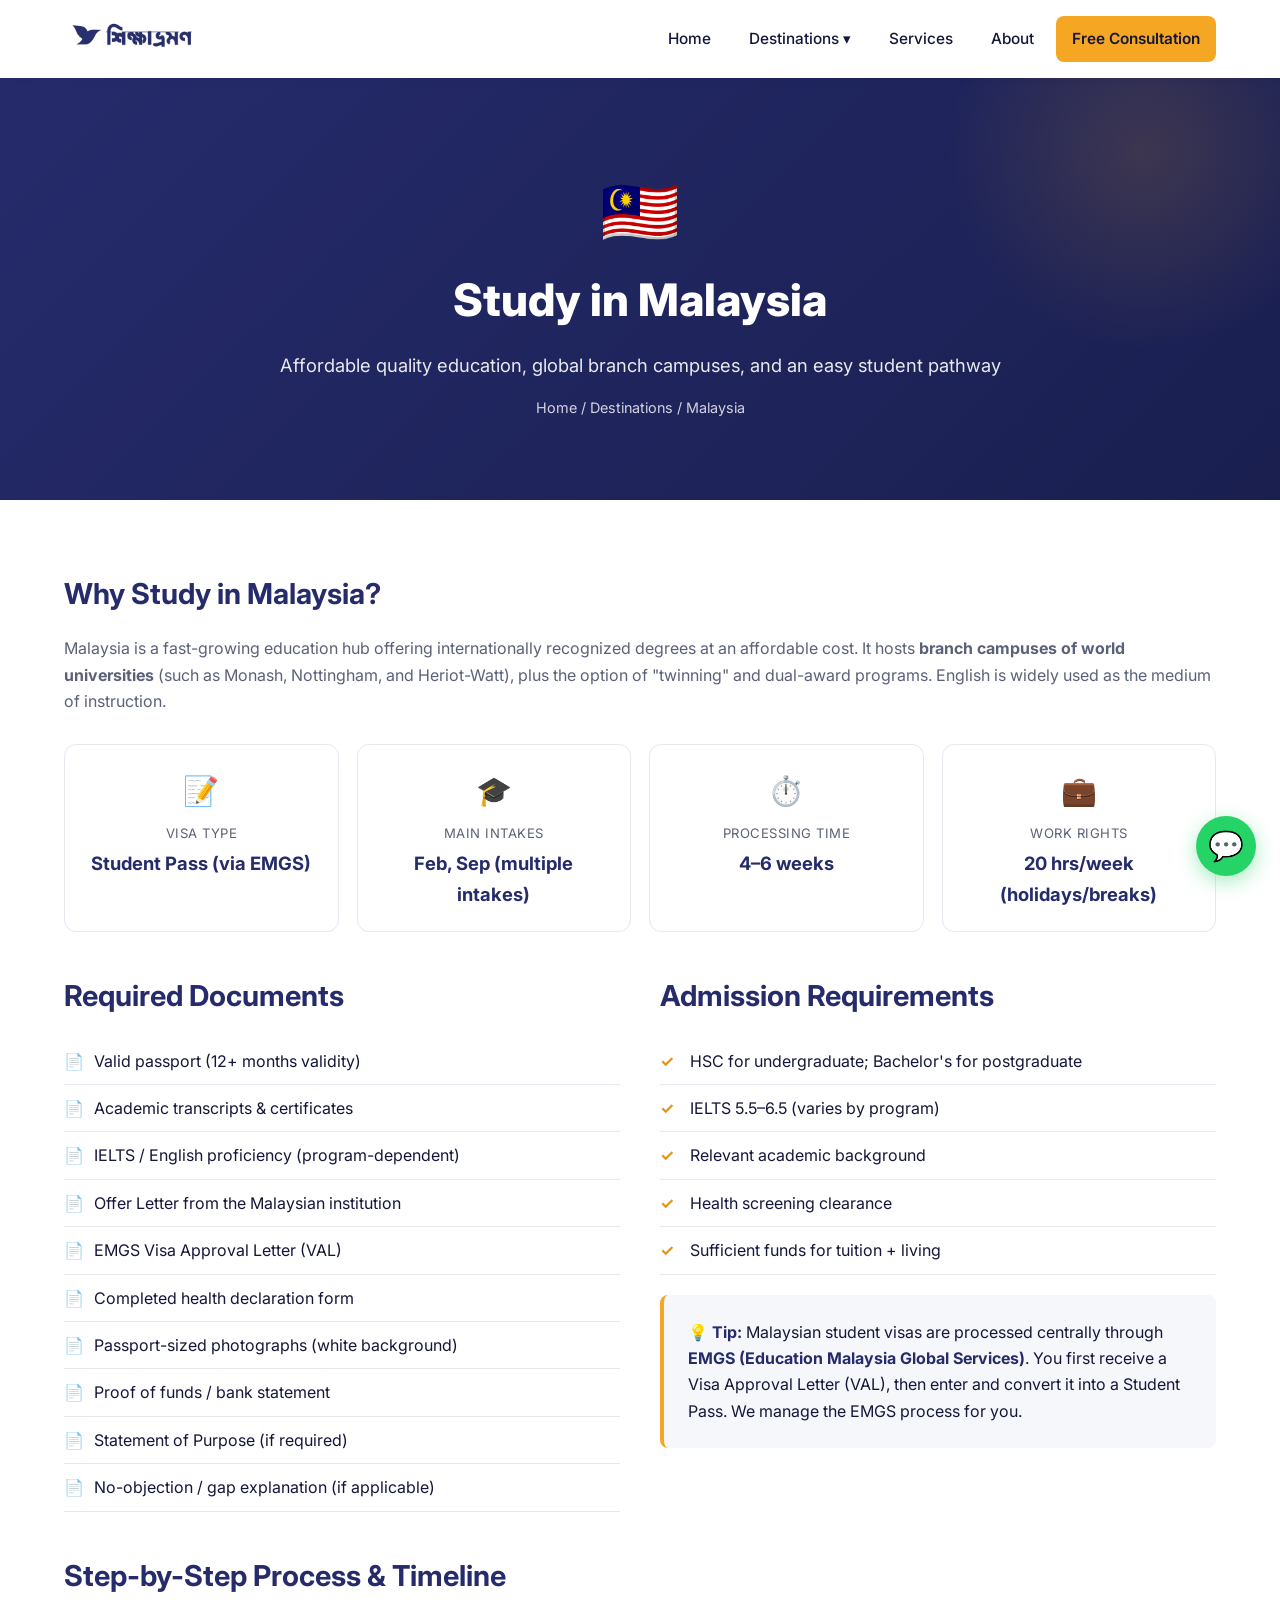
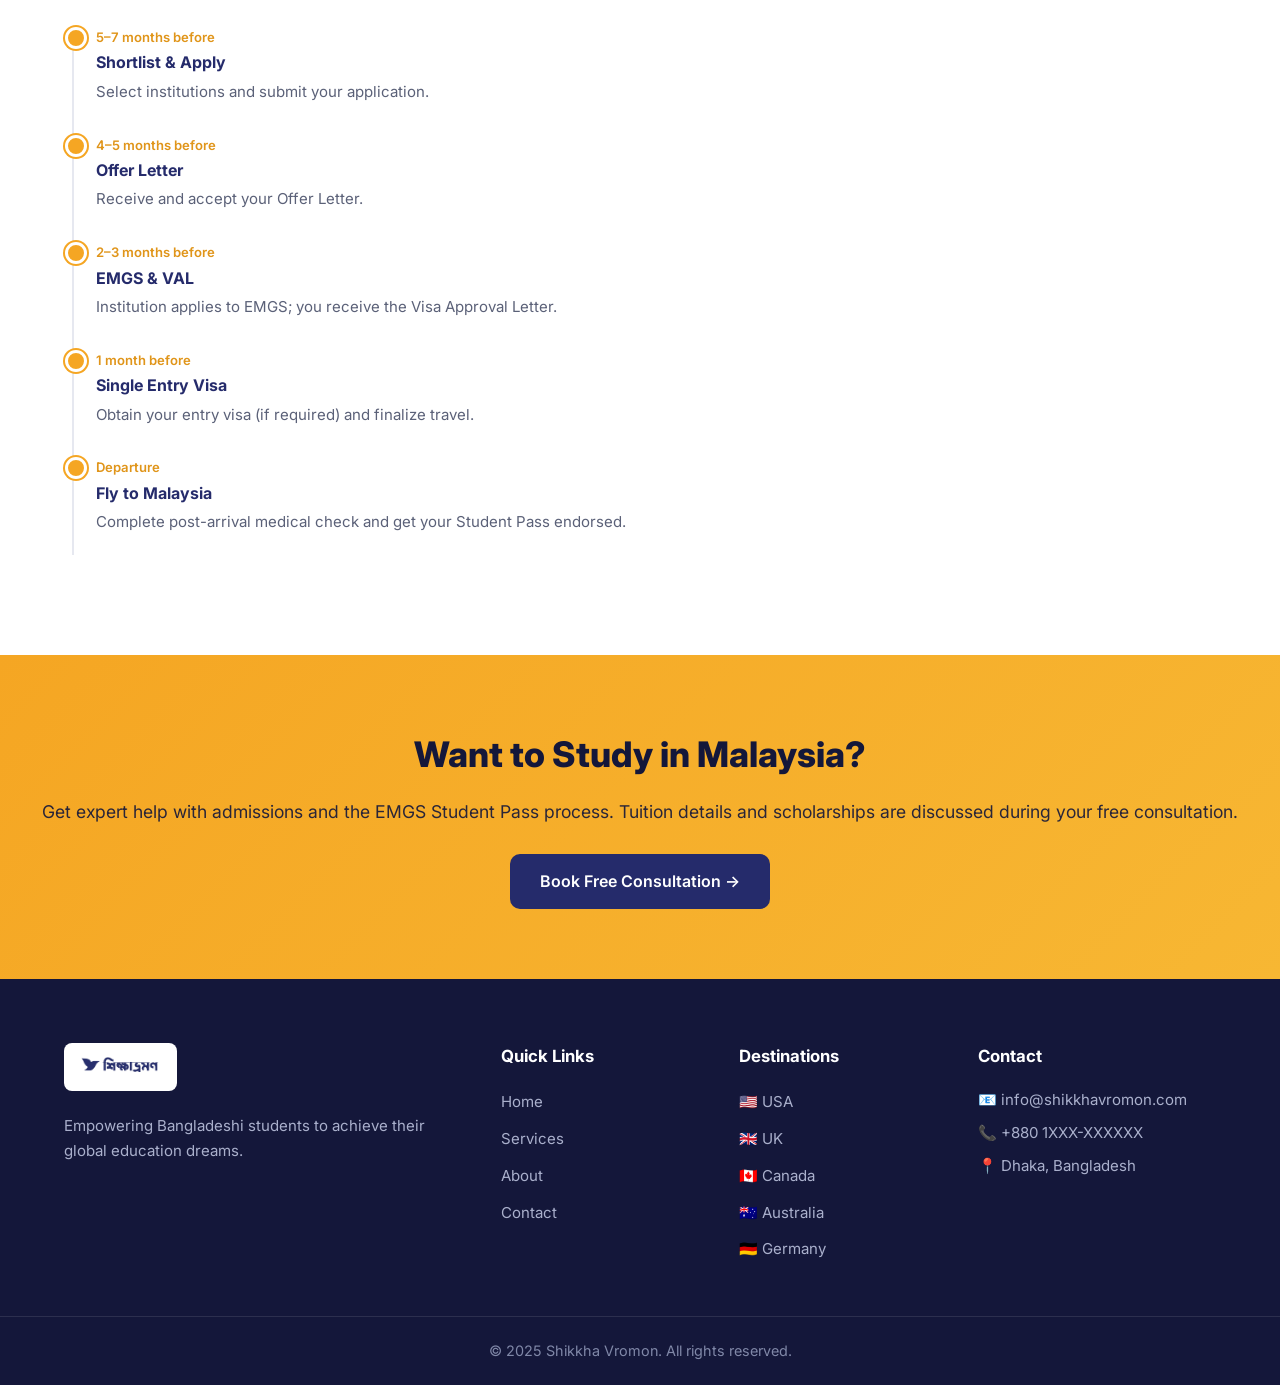
<file: malaysia.html>
<!DOCTYPE html>
<html lang="en">
<head>
  <meta charset="UTF-8" />
  <meta name="viewport" content="width=device-width, initial-scale=1.0" />
  <title>Study in Malaysia | Shikkha Vromon</title>
  <meta name="description" content="Study in Malaysia with Shikkha Vromon. Student Pass (EMGS) process, required documents, timelines and admission guidance for Bangladeshi students." />
  <link rel="preconnect" href="https://fonts.googleapis.com" />
  <link href="https://fonts.googleapis.com/css2?family=Inter:wght@400;500;600;700;800&display=swap" rel="stylesheet" />
  <link rel="stylesheet" href="css/style.css" />
</head>
<body>
  <header class="navbar">
    <div class="container nav-container">
      <a href="index.html" class="logo"><img src="images/logo.png" alt="Shikkha Vromon" class="logo-img" /></a>
      <nav>
        <input type="checkbox" id="nav-toggle" class="nav-toggle" />
        <label for="nav-toggle" class="nav-toggle-label"><span></span></label>
        <ul class="nav-links">
          <li><a href="index.html">Home</a></li>
          <li class="dropdown">
            <a href="index.html#destinations">Destinations ▾</a>
            <div class="dropdown-menu">
              <a href="usa.html"><span class="flag">🇺🇸</span> United States</a>
              <a href="uk.html"><span class="flag">🇬🇧</span> United Kingdom</a>
              <a href="ireland.html"><span class="flag">🇮🇪</span> Ireland</a>
              <a href="australia.html"><span class="flag">🇦🇺</span> Australia</a>
              <a href="germany.html"><span class="flag">🇩🇪</span> Germany</a>
              <a href="malta.html"><span class="flag">🇲🇹</span> Malta</a>
              <a href="canada.html"><span class="flag">🇨🇦</span> Canada</a>
              <a href="malaysia.html"><span class="flag">🇲🇾</span> Malaysia</a>
              <a href="japan.html"><span class="flag">🇯🇵</span> Japan</a>
            </div>
          </li>
          <li><a href="services.html">Services</a></li>
          <li><a href="about.html">About</a></li>
          <li><a href="contact.html" class="nav-cta">Free Consultation</a></li>
        </ul>
      </nav>
    </div>
  </header>

  <section class="page-header">
    <div class="container">
      <div class="flag-big" style="font-size:4rem">🇲🇾</div>
      <h1>Study in Malaysia</h1>
      <p>Affordable quality education, global branch campuses, and an easy student pathway</p>
      <div class="breadcrumb"><a href="index.html">Home</a> / <a href="index.html#destinations">Destinations</a> / Malaysia</div>
    </div>
  </section>

  <section class="info-section">
    <div class="container">
      <div class="info-block">
        <h2>Why Study in Malaysia?</h2>
        <p>Malaysia is a fast-growing education hub offering internationally recognized degrees at an affordable cost. It hosts <strong>branch campuses of world universities</strong> (such as Monash, Nottingham, and Heriot-Watt), plus the option of "twinning" and dual-award programs. English is widely used as the medium of instruction.</p>
        <div class="fact-cards">
          <div class="fact-card"><div class="fc-icon">📝</div><div class="fc-label">Visa Type</div><div class="fc-value">Student Pass (via EMGS)</div></div>
          <div class="fact-card"><div class="fc-icon">🎓</div><div class="fc-label">Main Intakes</div><div class="fc-value">Feb, Sep (multiple intakes)</div></div>
          <div class="fact-card"><div class="fc-icon">⏱️</div><div class="fc-label">Processing Time</div><div class="fc-value">4–6 weeks</div></div>
          <div class="fact-card"><div class="fc-icon">💼</div><div class="fc-label">Work Rights</div><div class="fc-value">20 hrs/week (holidays/breaks)</div></div>
        </div>
      </div>

      <div class="info-grid" style="margin-top:40px">
        <div class="info-block">
          <h2>Required Documents</h2>
          <ul class="doc-list">
            <li>Valid passport (12+ months validity)</li>
            <li>Academic transcripts & certificates</li>
            <li>IELTS / English proficiency (program-dependent)</li>
            <li>Offer Letter from the Malaysian institution</li>
            <li>EMGS Visa Approval Letter (VAL)</li>
            <li>Completed health declaration form</li>
            <li>Passport-sized photographs (white background)</li>
            <li>Proof of funds / bank statement</li>
            <li>Statement of Purpose (if required)</li>
            <li>No-objection / gap explanation (if applicable)</li>
          </ul>
        </div>
        <div class="info-block">
          <h2>Admission Requirements</h2>
          <ul class="req-list">
            <li>HSC for undergraduate; Bachelor's for postgraduate</li>
            <li>IELTS 5.5–6.5 (varies by program)</li>
            <li>Relevant academic background</li>
            <li>Health screening clearance</li>
            <li>Sufficient funds for tuition + living</li>
          </ul>
          <div class="highlight-box"><strong>💡 Tip:</strong> Malaysian student visas are processed centrally through <strong>EMGS (Education Malaysia Global Services)</strong>. You first receive a Visa Approval Letter (VAL), then enter and convert it into a Student Pass. We manage the EMGS process for you.</div>
        </div>
      </div>

      <div class="info-block" style="margin-top:40px">
        <h2>Step-by-Step Process & Timeline</h2>
        <div class="timeline">
          <div class="timeline-item"><span class="tl-time">5–7 months before</span><h4>Shortlist & Apply</h4><p>Select institutions and submit your application.</p></div>
          <div class="timeline-item"><span class="tl-time">4–5 months before</span><h4>Offer Letter</h4><p>Receive and accept your Offer Letter.</p></div>
          <div class="timeline-item"><span class="tl-time">2–3 months before</span><h4>EMGS & VAL</h4><p>Institution applies to EMGS; you receive the Visa Approval Letter.</p></div>
          <div class="timeline-item"><span class="tl-time">1 month before</span><h4>Single Entry Visa</h4><p>Obtain your entry visa (if required) and finalize travel.</p></div>
          <div class="timeline-item"><span class="tl-time">Departure</span><h4>Fly to Malaysia</h4><p>Complete post-arrival medical check and get your Student Pass endorsed.</p></div>
        </div>
      </div>
    </div>
  </section>

  <section class="cta-banner">
    <h2>Want to Study in Malaysia?</h2>
    <p>Get expert help with admissions and the EMGS Student Pass process. Tuition details and scholarships are discussed during your free consultation.</p>
    <a href="contact.html" class="btn btn-dark">Book Free Consultation →</a>
  </section>

  <footer class="footer">
    <div class="container footer-grid">
      <div><img src="images/logo.png" alt="Shikkha Vromon" class="footer-logo" /><p>Empowering Bangladeshi students to achieve their global education dreams.</p></div>
      <div><h4>Quick Links</h4><ul><li><a href="index.html">Home</a></li><li><a href="services.html">Services</a></li><li><a href="about.html">About</a></li><li><a href="contact.html">Contact</a></li></ul></div>
      <div><h4>Destinations</h4><ul><li><a href="usa.html">🇺🇸 USA</a></li><li><a href="uk.html">🇬🇧 UK</a></li><li><a href="canada.html">🇨🇦 Canada</a></li><li><a href="australia.html">🇦🇺 Australia</a></li><li><a href="germany.html">🇩🇪 Germany</a></li></ul></div>
      <div><h4>Contact</h4><p>📧 info@shikkhavromon.com</p><p>📞 +880 1XXX-XXXXXX</p><p>📍 Dhaka, Bangladesh</p></div>
    </div>
    <div class="footer-bottom"><p>&copy; 2025 Shikkha Vromon. All rights reserved.</p></div>
  </footer>
  <a href="https://wa.me/8801XXXXXXXXX" class="wa-float" target="_blank" aria-label="WhatsApp">💬</a>
  <script src="js/main.js"></script>
</body>
</html>
</file>
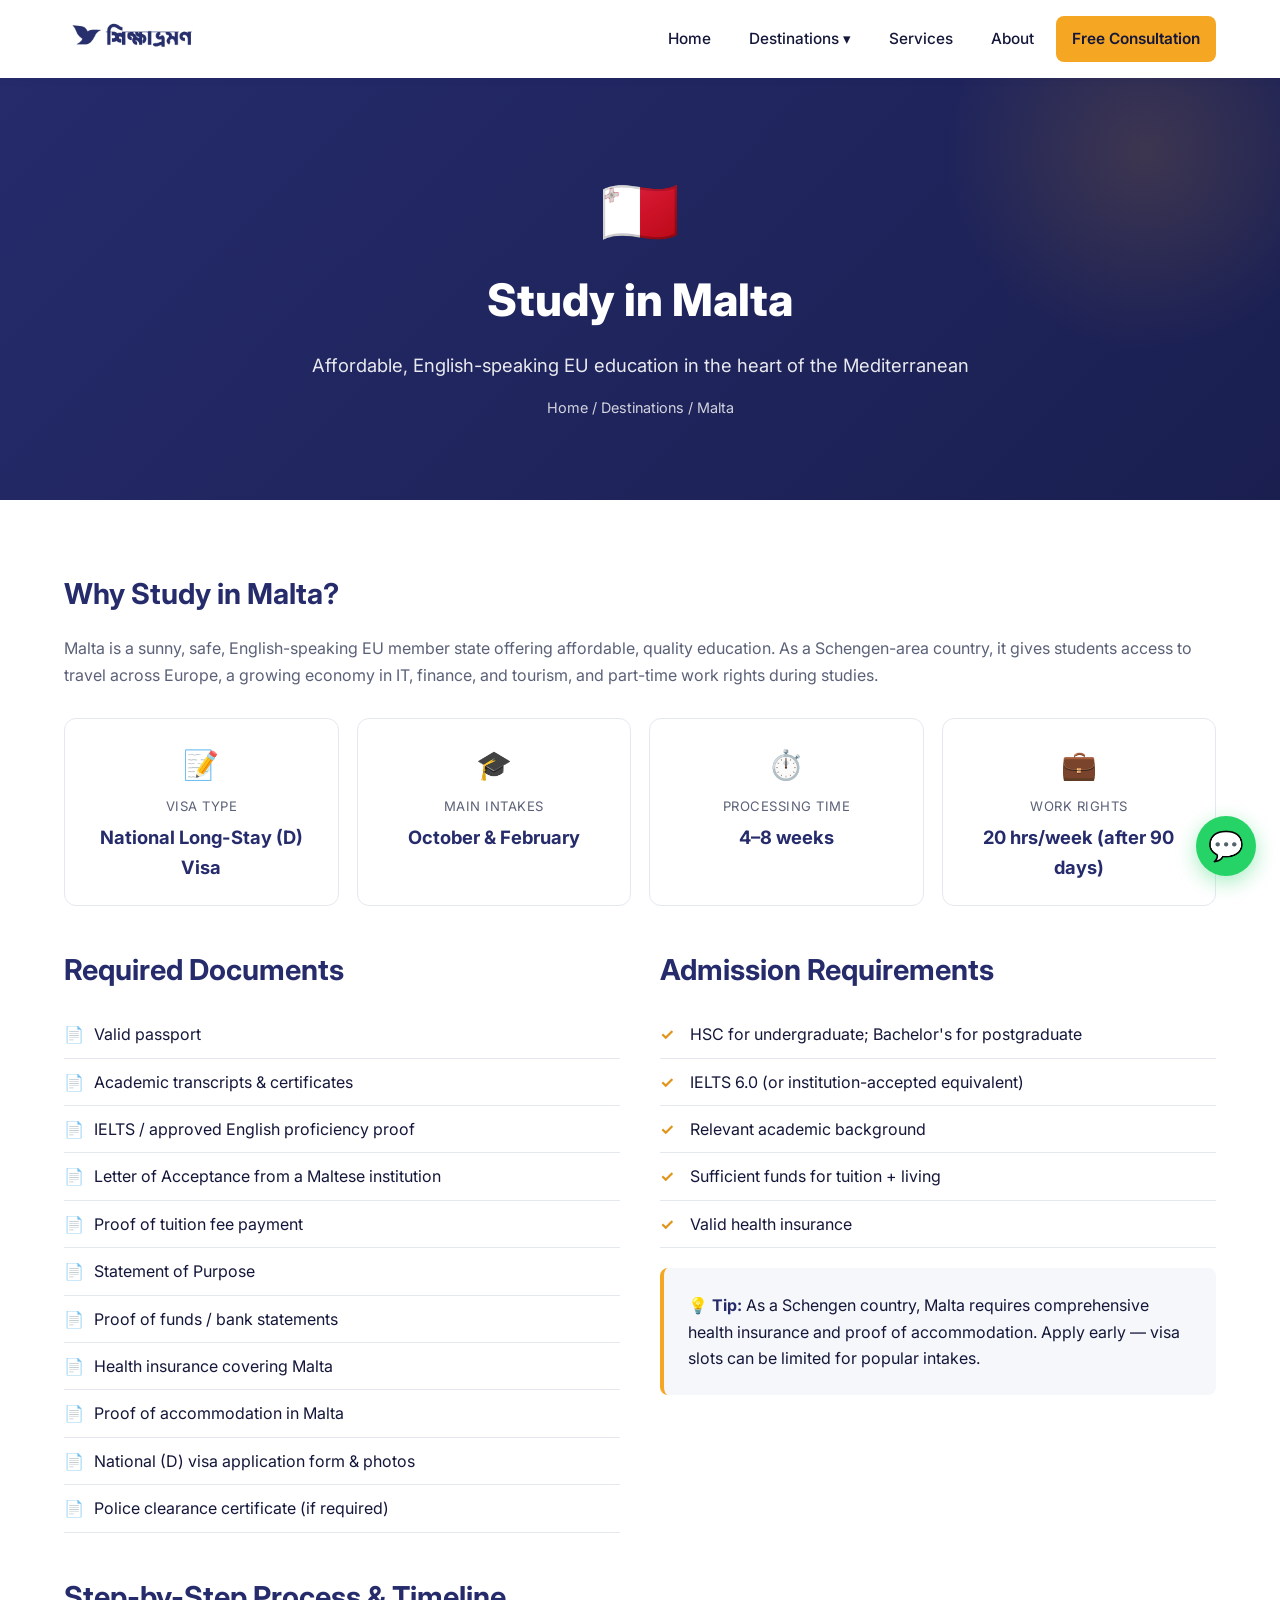
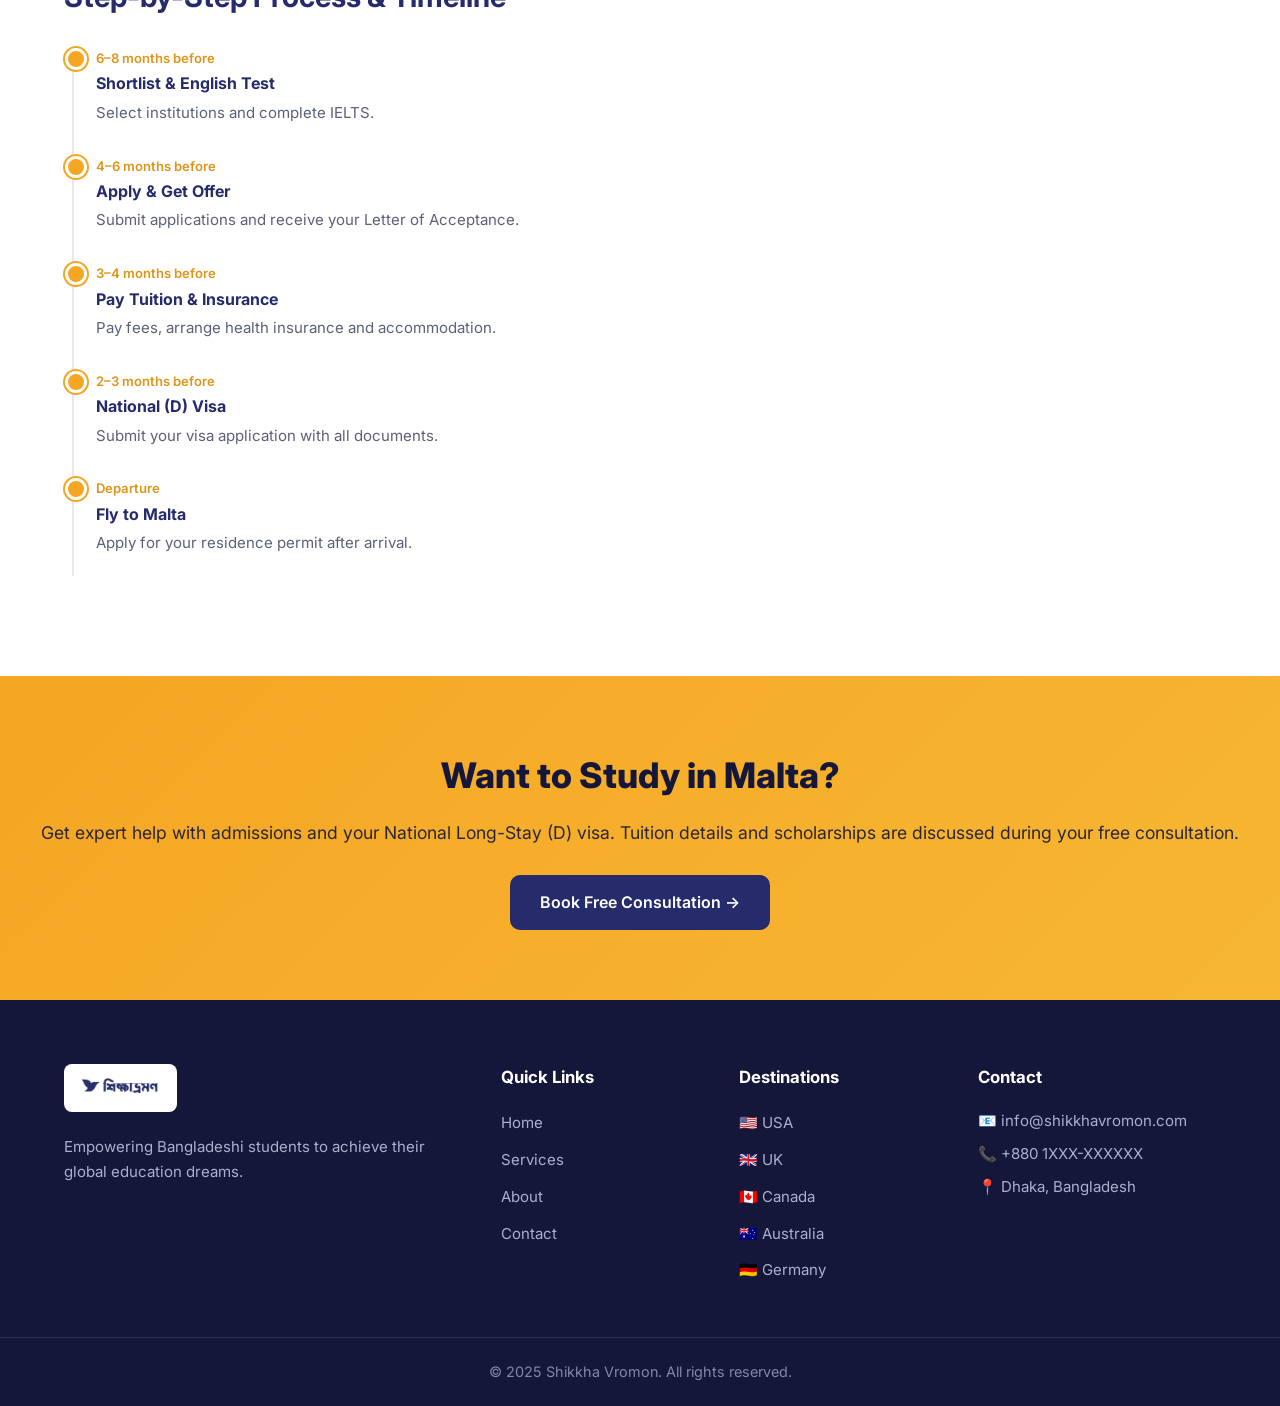
<file: malta.html>
<!DOCTYPE html>
<html lang="en">
<head>
  <meta charset="UTF-8" />
  <meta name="viewport" content="width=device-width, initial-scale=1.0" />
  <title>Study in Malta | Shikkha Vromon</title>
  <meta name="description" content="Study in Malta with Shikkha Vromon. National Long-Stay (D) visa process, required documents, timelines and admission guidance for Bangladeshi students." />
  <link rel="preconnect" href="https://fonts.googleapis.com" />
  <link href="https://fonts.googleapis.com/css2?family=Inter:wght@400;500;600;700;800&display=swap" rel="stylesheet" />
  <link rel="stylesheet" href="css/style.css" />
</head>
<body>
  <header class="navbar">
    <div class="container nav-container">
      <a href="index.html" class="logo"><img src="images/logo.png" alt="Shikkha Vromon" class="logo-img" /></a>
      <nav>
        <input type="checkbox" id="nav-toggle" class="nav-toggle" />
        <label for="nav-toggle" class="nav-toggle-label"><span></span></label>
        <ul class="nav-links">
          <li><a href="index.html">Home</a></li>
          <li class="dropdown">
            <a href="index.html#destinations">Destinations ▾</a>
            <div class="dropdown-menu">
              <a href="usa.html"><span class="flag">🇺🇸</span> United States</a>
              <a href="uk.html"><span class="flag">🇬🇧</span> United Kingdom</a>
              <a href="ireland.html"><span class="flag">🇮🇪</span> Ireland</a>
              <a href="australia.html"><span class="flag">🇦🇺</span> Australia</a>
              <a href="germany.html"><span class="flag">🇩🇪</span> Germany</a>
              <a href="malta.html"><span class="flag">🇲🇹</span> Malta</a>
              <a href="canada.html"><span class="flag">🇨🇦</span> Canada</a>
              <a href="malaysia.html"><span class="flag">🇲🇾</span> Malaysia</a>
              <a href="japan.html"><span class="flag">🇯🇵</span> Japan</a>
            </div>
          </li>
          <li><a href="services.html">Services</a></li>
          <li><a href="about.html">About</a></li>
          <li><a href="contact.html" class="nav-cta">Free Consultation</a></li>
        </ul>
      </nav>
    </div>
  </header>

  <section class="page-header">
    <div class="container">
      <div class="flag-big" style="font-size:4rem">🇲🇹</div>
      <h1>Study in Malta</h1>
      <p>Affordable, English-speaking EU education in the heart of the Mediterranean</p>
      <div class="breadcrumb"><a href="index.html">Home</a> / <a href="index.html#destinations">Destinations</a> / Malta</div>
    </div>
  </section>

  <section class="info-section">
    <div class="container">
      <div class="info-block">
        <h2>Why Study in Malta?</h2>
        <p>Malta is a sunny, safe, English-speaking EU member state offering affordable, quality education. As a Schengen-area country, it gives students access to travel across Europe, a growing economy in IT, finance, and tourism, and part-time work rights during studies.</p>
        <div class="fact-cards">
          <div class="fact-card"><div class="fc-icon">📝</div><div class="fc-label">Visa Type</div><div class="fc-value">National Long-Stay (D) Visa</div></div>
          <div class="fact-card"><div class="fc-icon">🎓</div><div class="fc-label">Main Intakes</div><div class="fc-value">October & February</div></div>
          <div class="fact-card"><div class="fc-icon">⏱️</div><div class="fc-label">Processing Time</div><div class="fc-value">4–8 weeks</div></div>
          <div class="fact-card"><div class="fc-icon">💼</div><div class="fc-label">Work Rights</div><div class="fc-value">20 hrs/week (after 90 days)</div></div>
        </div>
      </div>

      <div class="info-grid" style="margin-top:40px">
        <div class="info-block">
          <h2>Required Documents</h2>
          <ul class="doc-list">
            <li>Valid passport</li>
            <li>Academic transcripts & certificates</li>
            <li>IELTS / approved English proficiency proof</li>
            <li>Letter of Acceptance from a Maltese institution</li>
            <li>Proof of tuition fee payment</li>
            <li>Statement of Purpose</li>
            <li>Proof of funds / bank statements</li>
            <li>Health insurance covering Malta</li>
            <li>Proof of accommodation in Malta</li>
            <li>National (D) visa application form & photos</li>
            <li>Police clearance certificate (if required)</li>
          </ul>
        </div>
        <div class="info-block">
          <h2>Admission Requirements</h2>
          <ul class="req-list">
            <li>HSC for undergraduate; Bachelor's for postgraduate</li>
            <li>IELTS 6.0 (or institution-accepted equivalent)</li>
            <li>Relevant academic background</li>
            <li>Sufficient funds for tuition + living</li>
            <li>Valid health insurance</li>
          </ul>
          <div class="highlight-box"><strong>💡 Tip:</strong> As a Schengen country, Malta requires comprehensive health insurance and proof of accommodation. Apply early — visa slots can be limited for popular intakes.</div>
        </div>
      </div>

      <div class="info-block" style="margin-top:40px">
        <h2>Step-by-Step Process & Timeline</h2>
        <div class="timeline">
          <div class="timeline-item"><span class="tl-time">6–8 months before</span><h4>Shortlist & English Test</h4><p>Select institutions and complete IELTS.</p></div>
          <div class="timeline-item"><span class="tl-time">4–6 months before</span><h4>Apply & Get Offer</h4><p>Submit applications and receive your Letter of Acceptance.</p></div>
          <div class="timeline-item"><span class="tl-time">3–4 months before</span><h4>Pay Tuition & Insurance</h4><p>Pay fees, arrange health insurance and accommodation.</p></div>
          <div class="timeline-item"><span class="tl-time">2–3 months before</span><h4>National (D) Visa</h4><p>Submit your visa application with all documents.</p></div>
          <div class="timeline-item"><span class="tl-time">Departure</span><h4>Fly to Malta</h4><p>Apply for your residence permit after arrival.</p></div>
        </div>
      </div>
    </div>
  </section>

  <section class="cta-banner">
    <h2>Want to Study in Malta?</h2>
    <p>Get expert help with admissions and your National Long-Stay (D) visa. Tuition details and scholarships are discussed during your free consultation.</p>
    <a href="contact.html" class="btn btn-dark">Book Free Consultation →</a>
  </section>

  <footer class="footer">
    <div class="container footer-grid">
      <div><img src="images/logo.png" alt="Shikkha Vromon" class="footer-logo" /><p>Empowering Bangladeshi students to achieve their global education dreams.</p></div>
      <div><h4>Quick Links</h4><ul><li><a href="index.html">Home</a></li><li><a href="services.html">Services</a></li><li><a href="about.html">About</a></li><li><a href="contact.html">Contact</a></li></ul></div>
      <div><h4>Destinations</h4><ul><li><a href="usa.html">🇺🇸 USA</a></li><li><a href="uk.html">🇬🇧 UK</a></li><li><a href="canada.html">🇨🇦 Canada</a></li><li><a href="australia.html">🇦🇺 Australia</a></li><li><a href="germany.html">🇩🇪 Germany</a></li></ul></div>
      <div><h4>Contact</h4><p>📧 info@shikkhavromon.com</p><p>📞 +880 1XXX-XXXXXX</p><p>📍 Dhaka, Bangladesh</p></div>
    </div>
    <div class="footer-bottom"><p>&copy; 2025 Shikkha Vromon. All rights reserved.</p></div>
  </footer>
  <a href="https://wa.me/8801XXXXXXXXX" class="wa-float" target="_blank" aria-label="WhatsApp">💬</a>
  <script src="js/main.js"></script>
</body>
</html>
</file>
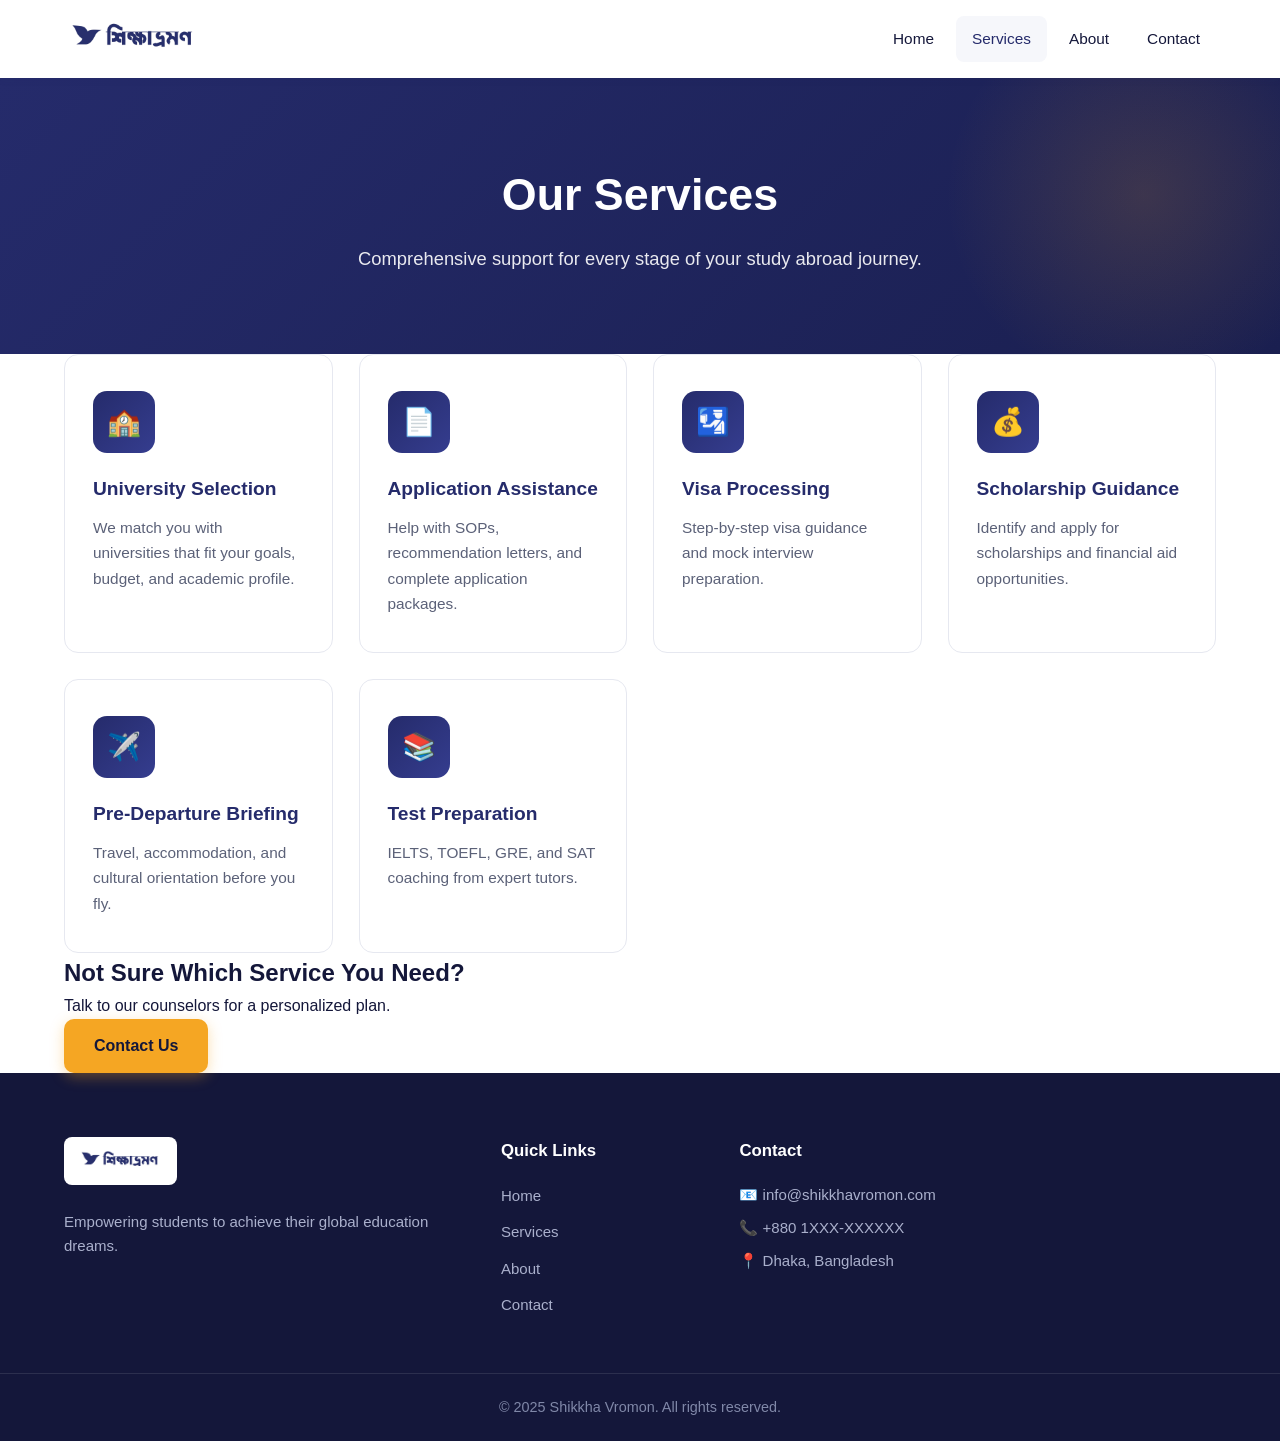
<file: service.html>
<!DOCTYPE html>
<html lang="en">
<head>
  <meta charset="UTF-8" />
  <meta name="viewport" content="width=device-width, initial-scale=1.0" />
  <title>Services | Shikkha Vromon</title>
  <link rel="stylesheet" href="css/style.css" />
</head>
<body>
  <header class="navbar">
    <div class="container nav-container">
      <a href="index.html" class="logo">
  <img src="images/logo.png" alt="Shikkha Vromon" class="logo-img" />
</a>
      <nav>
        <input type="checkbox" id="nav-toggle" class="nav-toggle" />
        <label for="nav-toggle" class="nav-toggle-label"><span></span></label>
        <ul class="nav-links">
          <li><a href="index.html">Home</a></li>
          <li><a href="services.html" class="active">Services</a></li>
          <li><a href="about.html">About</a></li>
          <li><a href="contact.html">Contact</a></li>
        </ul>
      </nav>
    </div>
  </header>

  <section class="page-header">
    <div class="container">
      <h1>Our Services</h1>
      <p>Comprehensive support for every stage of your study abroad journey.</p>
    </div>
  </section>

  <section class="features container">
    <div class="features-grid">
      <div class="feature-card">
        <div class="icon">🏫</div>
        <h3>University Selection</h3>
        <p>We match you with universities that fit your goals, budget, and academic profile.</p>
      </div>
      <div class="feature-card">
        <div class="icon">📄</div>
        <h3>Application Assistance</h3>
        <p>Help with SOPs, recommendation letters, and complete application packages.</p>
      </div>
      <div class="feature-card">
        <div class="icon">🛂</div>
        <h3>Visa Processing</h3>
        <p>Step-by-step visa guidance and mock interview preparation.</p>
      </div>
      <div class="feature-card">
        <div class="icon">💰</div>
        <h3>Scholarship Guidance</h3>
        <p>Identify and apply for scholarships and financial aid opportunities.</p>
      </div>
      <div class="feature-card">
        <div class="icon">✈️</div>
        <h3>Pre-Departure Briefing</h3>
        <p>Travel, accommodation, and cultural orientation before you fly.</p>
      </div>
      <div class="feature-card">
        <div class="icon">📚</div>
        <h3>Test Preparation</h3>
        <p>IELTS, TOEFL, GRE, and SAT coaching from expert tutors.</p>
      </div>
    </div>
  </section>

  <section class="cta container">
    <h2>Not Sure Which Service You Need?</h2>
    <p>Talk to our counselors for a personalized plan.</p>
    <a href="contact.html" class="btn btn-primary">Contact Us</a>
  </section>

  <footer class="footer">
    <div class="container footer-grid">
      <div>
       <img src="images/logo.png" alt="Shikkha Vromon" class="footer-logo" />
        <p>Empowering students to achieve their global education dreams.</p>
      </div>
      <div>
        <h4>Quick Links</h4>
        <ul>
          <li><a href="index.html">Home</a></li>
          <li><a href="services.html">Services</a></li>
          <li><a href="about.html">About</a></li>
          <li><a href="contact.html">Contact</a></li>
        </ul>
      </div>
      <div>
        <h4>Contact</h4>
        <p>📧 info@shikkhavromon.com</p>
        <p>📞 +880 1XXX-XXXXXX</p>
        <p>📍 Dhaka, Bangladesh</p>
      </div>
    </div>
    <div class="footer-bottom">
      <p>&copy; 2025 Shikkha Vromon. All rights reserved.</p>
    </div>
  </footer>
</body>
</html>
</file>
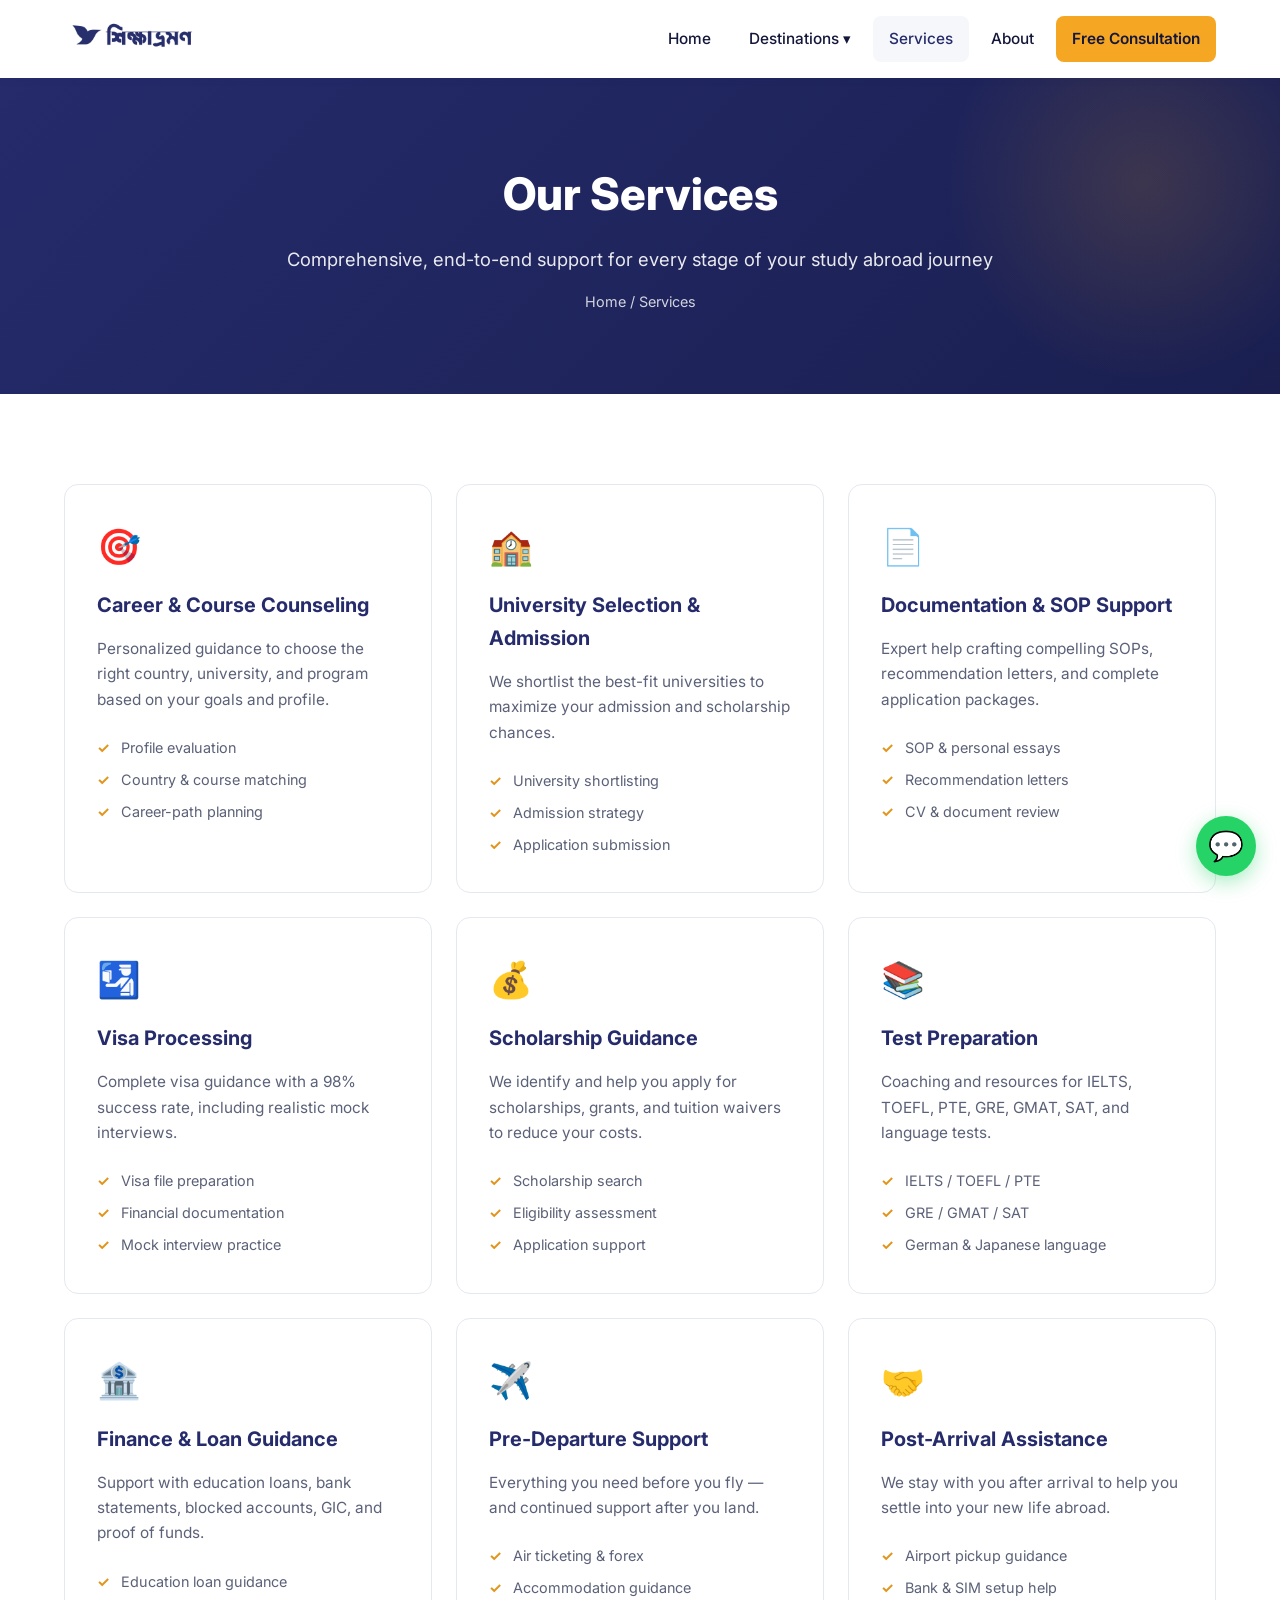
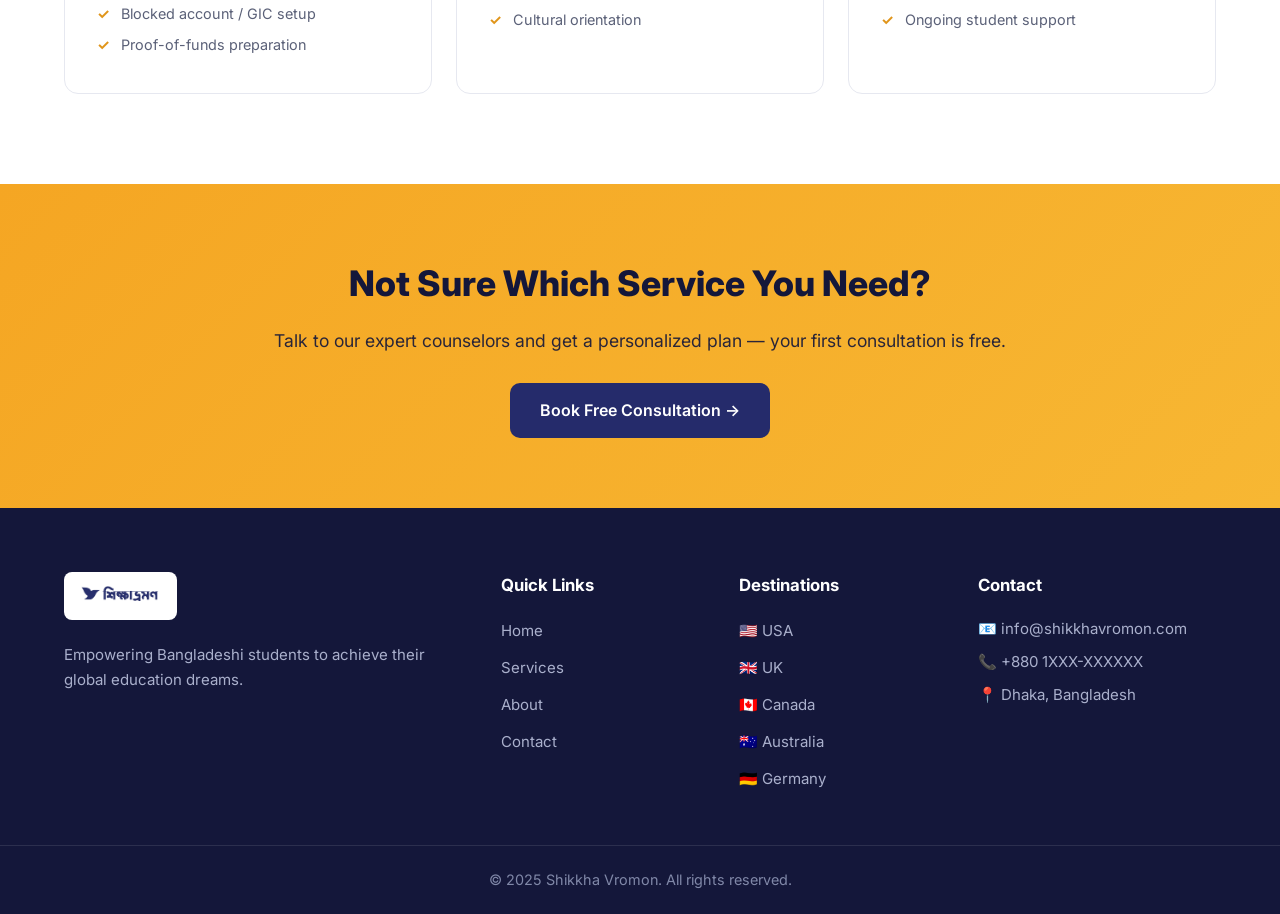
<file: services.html>
<!DOCTYPE html>
<html lang="en">
<head>
  <meta charset="UTF-8" />
  <meta name="viewport" content="width=device-width, initial-scale=1.0" />
  <title>Services | Shikkha Vromon</title>
  <meta name="description" content="Shikkha Vromon's student consultancy services: counseling, university selection, applications, visa processing, scholarships, and pre-departure support." />
  <link rel="preconnect" href="https://fonts.googleapis.com" />
  <link href="https://fonts.googleapis.com/css2?family=Inter:wght@400;500;600;700;800&display=swap" rel="stylesheet" />
  <link rel="stylesheet" href="css/style.css" />
</head>
<body>
  <header class="navbar">
    <div class="container nav-container">
      <a href="index.html" class="logo"><img src="images/logo.png" alt="Shikkha Vromon" class="logo-img" /></a>
      <nav>
        <input type="checkbox" id="nav-toggle" class="nav-toggle" />
        <label for="nav-toggle" class="nav-toggle-label"><span></span></label>
        <ul class="nav-links">
          <li><a href="index.html">Home</a></li>
          <li class="dropdown">
            <a href="index.html#destinations">Destinations ▾</a>
            <div class="dropdown-menu">
              <a href="usa.html"><span class="flag">🇺🇸</span> United States</a>
              <a href="uk.html"><span class="flag">🇬🇧</span> United Kingdom</a>
              <a href="ireland.html"><span class="flag">🇮🇪</span> Ireland</a>
              <a href="australia.html"><span class="flag">🇦🇺</span> Australia</a>
              <a href="germany.html"><span class="flag">🇩🇪</span> Germany</a>
              <a href="malta.html"><span class="flag">🇲🇹</span> Malta</a>
              <a href="canada.html"><span class="flag">🇨🇦</span> Canada</a>
              <a href="malaysia.html"><span class="flag">🇲🇾</span> Malaysia</a>
              <a href="japan.html"><span class="flag">🇯🇵</span> Japan</a>
            </div>
          </li>
          <li><a href="services.html" class="active">Services</a></li>
          <li><a href="about.html">About</a></li>
          <li><a href="contact.html" class="nav-cta">Free Consultation</a></li>
        </ul>
      </nav>
    </div>
  </header>

  <section class="page-header">
    <div class="container">
      <h1>Our Services</h1>
      <p>Comprehensive, end-to-end support for every stage of your study abroad journey</p>
      <div class="breadcrumb"><a href="index.html">Home</a> / Services</div>
    </div>
  </section>

  <section class="section-pad">
    <div class="container">
      <div class="services-grid">

        <div class="service-card">
          <div class="icon">🎯</div>
          <h3>Career & Course Counseling</h3>
          <p>Personalized guidance to choose the right country, university, and program based on your goals and profile.</p>
          <ul><li>Profile evaluation</li><li>Country & course matching</li><li>Career-path planning</li></ul>
        </div>

        <div class="service-card">
          <div class="icon">🏫</div>
          <h3>University Selection & Admission</h3>
          <p>We shortlist the best-fit universities to maximize your admission and scholarship chances.</p>
          <ul><li>University shortlisting</li><li>Admission strategy</li><li>Application submission</li></ul>
        </div>

        <div class="service-card">
          <div class="icon">📄</div>
          <h3>Documentation & SOP Support</h3>
          <p>Expert help crafting compelling SOPs, recommendation letters, and complete application packages.</p>
          <ul><li>SOP & personal essays</li><li>Recommendation letters</li><li>CV & document review</li></ul>
        </div>

        <div class="service-card">
          <div class="icon">🛂</div>
          <h3>Visa Processing</h3>
          <p>Complete visa guidance with a 98% success rate, including realistic mock interviews.</p>
          <ul><li>Visa file preparation</li><li>Financial documentation</li><li>Mock interview practice</li></ul>
        </div>

        <div class="service-card">
          <div class="icon">💰</div>
          <h3>Scholarship Guidance</h3>
          <p>We identify and help you apply for scholarships, grants, and tuition waivers to reduce your costs.</p>
          <ul><li>Scholarship search</li><li>Eligibility assessment</li><li>Application support</li></ul>
        </div>

        <div class="service-card">
          <div class="icon">📚</div>
          <h3>Test Preparation</h3>
          <p>Coaching and resources for IELTS, TOEFL, PTE, GRE, GMAT, SAT, and language tests.</p>
          <ul><li>IELTS / TOEFL / PTE</li><li>GRE / GMAT / SAT</li><li>German & Japanese language</li></ul>
        </div>

        <div class="service-card">
          <div class="icon">🏦</div>
          <h3>Finance & Loan Guidance</h3>
          <p>Support with education loans, bank statements, blocked accounts, GIC, and proof of funds.</p>
          <ul><li>Education loan guidance</li><li>Blocked account / GIC setup</li><li>Proof-of-funds preparation</li></ul>
        </div>

        <div class="service-card">
          <div class="icon">✈️</div>
          <h3>Pre-Departure Support</h3>
          <p>Everything you need before you fly — and continued support after you land.</p>
          <ul><li>Air ticketing & forex</li><li>Accommodation guidance</li><li>Cultural orientation</li></ul>
        </div>

        <div class="service-card">
          <div class="icon">🤝</div>
          <h3>Post-Arrival Assistance</h3>
          <p>We stay with you after arrival to help you settle into your new life abroad.</p>
          <ul><li>Airport pickup guidance</li><li>Bank & SIM setup help</li><li>Ongoing student support</li></ul>
        </div>

      </div>
    </div>
  </section>

  <section class="cta-banner">
    <h2>Not Sure Which Service You Need?</h2>
    <p>Talk to our expert counselors and get a personalized plan — your first consultation is free.</p>
    <a href="contact.html" class="btn btn-dark">Book Free Consultation →</a>
  </section>

  <footer class="footer">
    <div class="container footer-grid">
      <div><img src="images/logo.png" alt="Shikkha Vromon" class="footer-logo" /><p>Empowering Bangladeshi students to achieve their global education dreams.</p></div>
      <div><h4>Quick Links</h4><ul><li><a href="index.html">Home</a></li><li><a href="services.html">Services</a></li><li><a href="about.html">About</a></li><li><a href="contact.html">Contact</a></li></ul></div>
      <div><h4>Destinations</h4><ul><li><a href="usa.html">🇺🇸 USA</a></li><li><a href="uk.html">🇬🇧 UK</a></li><li><a href="canada.html">🇨🇦 Canada</a></li><li><a href="australia.html">🇦🇺 Australia</a></li><li><a href="germany.html">🇩🇪 Germany</a></li></ul></div>
      <div><h4>Contact</h4><p>📧 info@shikkhavromon.com</p><p>📞 +880 1XXX-XXXXXX</p><p>📍 Dhaka, Bangladesh</p></div>
    </div>
    <div class="footer-bottom"><p>&copy; 2025 Shikkha Vromon. All rights reserved.</p></div>
  </footer>
  <a href="https://wa.me/8801XXXXXXXXX" class="wa-float" target="_blank" aria-label="WhatsApp">💬</a>
  <script src="js/main.js"></script>
</body>
</html>
</file>
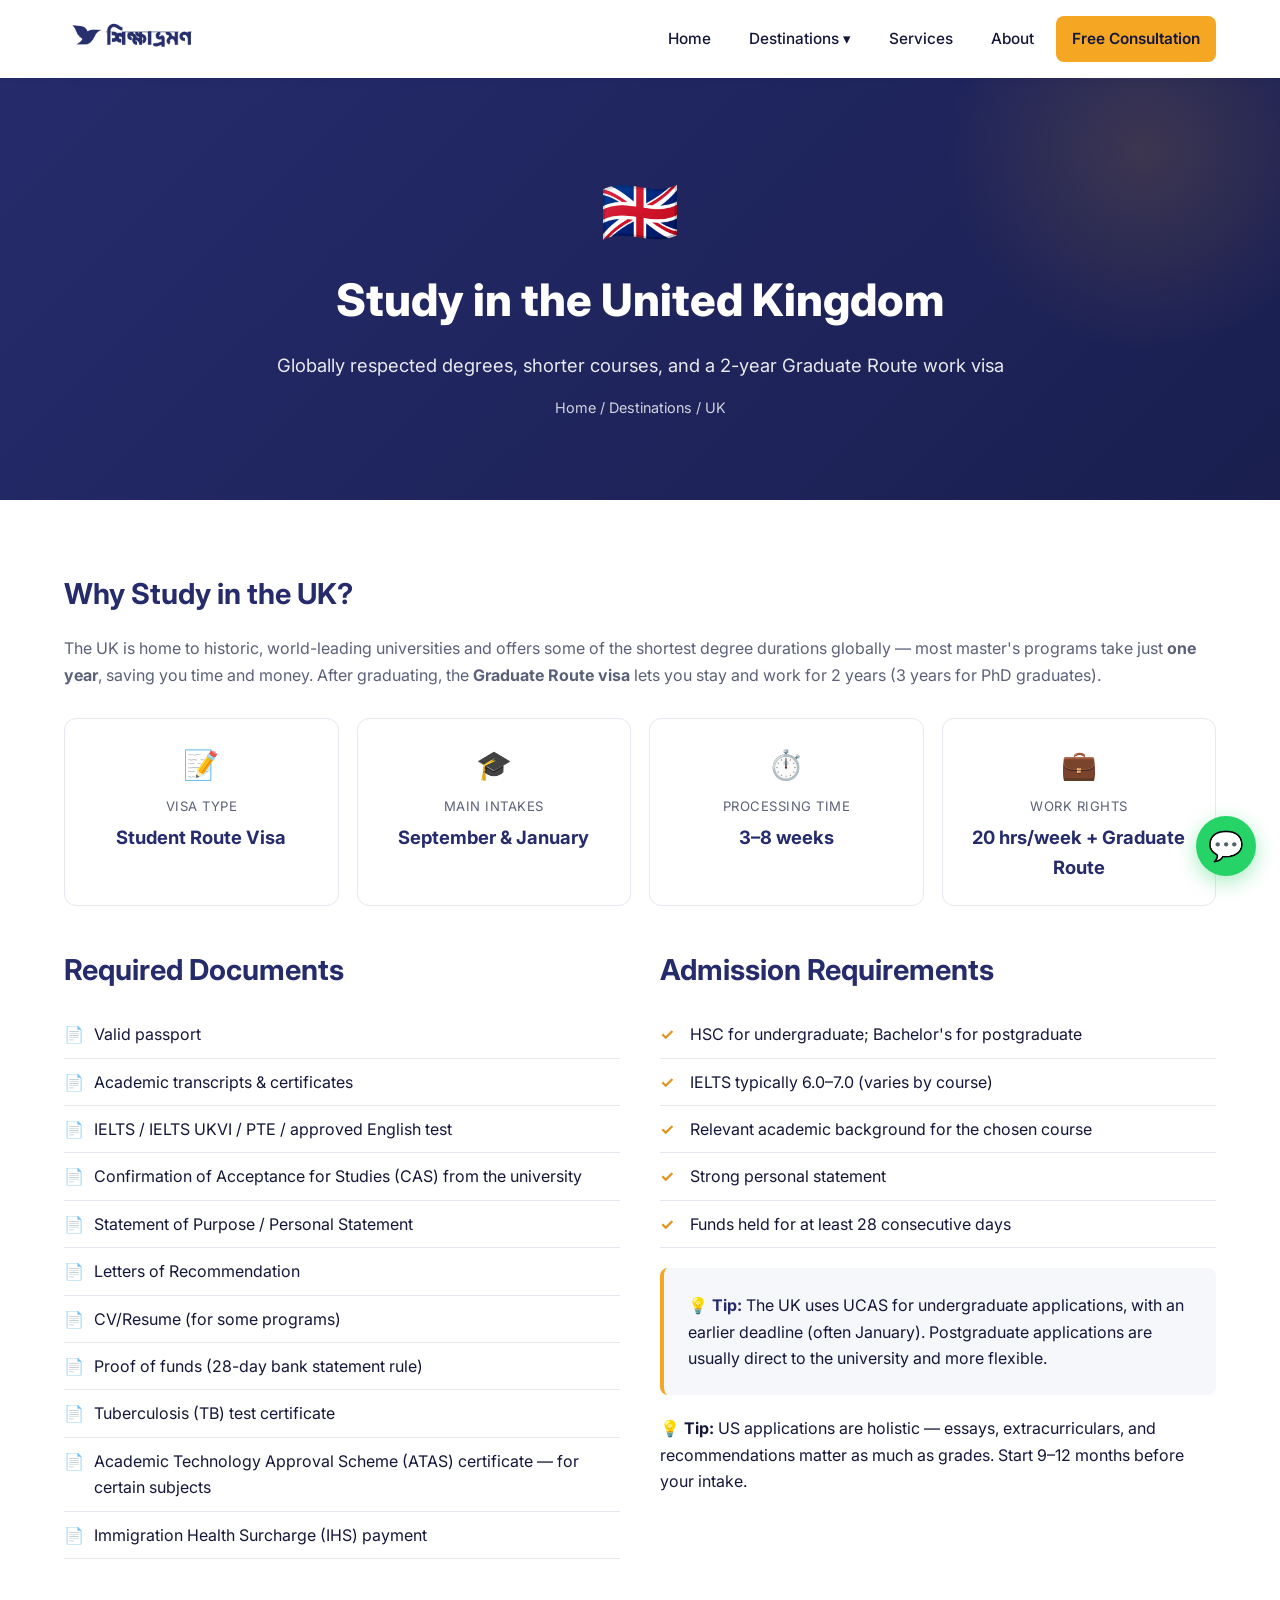
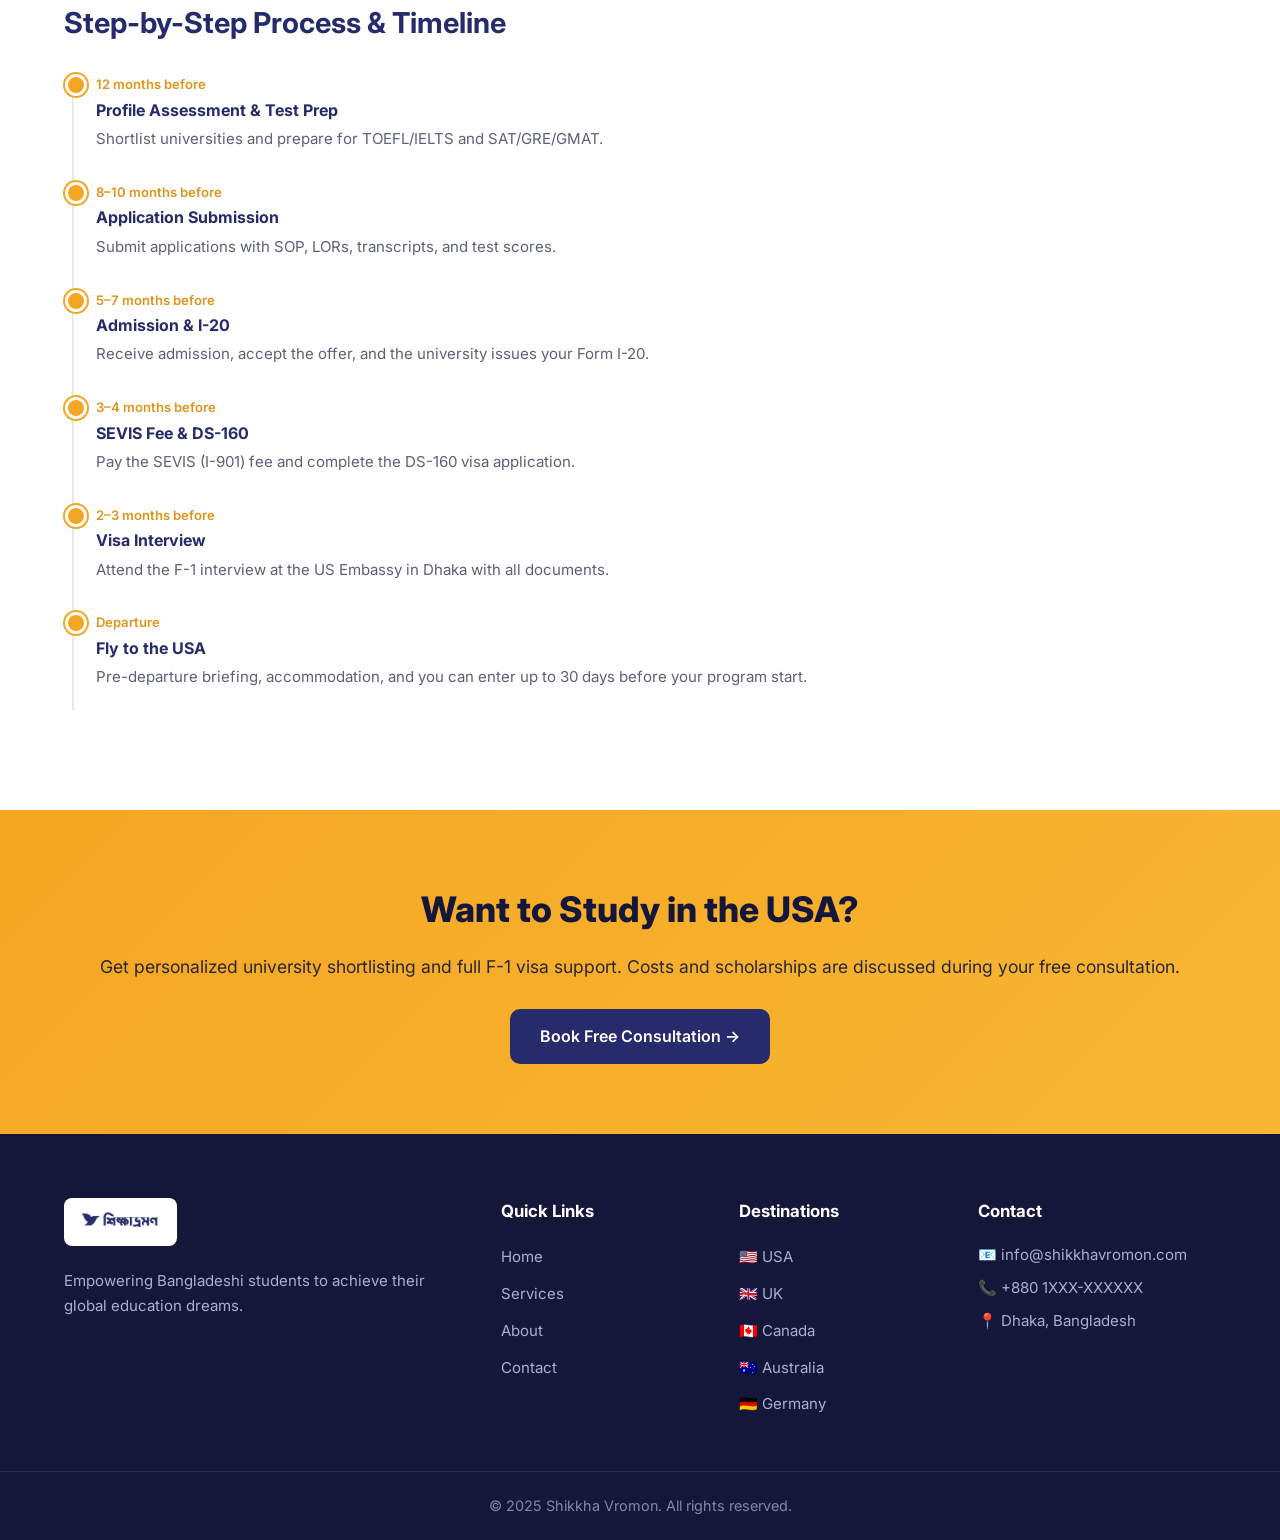
<file: uk.html>
<!DOCTYPE html>
<html lang="en">
<head>
  <meta charset="UTF-8" />
  <meta name="viewport" content="width=device-width, initial-scale=1.0" />
  <title>Study in USA | Shikkha Vromon</title>
  <meta name="description" content="Study in the USA with Shikkha Vromon. F-1 visa process, required documents, timelines and admission guidance for Bangladeshi students." />
  <link rel="preconnect" href="https://fonts.googleapis.com" />
  <link href="https://fonts.googleapis.com/css2?family=Inter:wght@400;500;600;700;800&display=swap" rel="stylesheet" />
  <link rel="stylesheet" href="css/style.css" />
</head>
<body>
  <header class="navbar">
    <div class="container nav-container">
      <a href="index.html" class="logo"><img src="images/logo.png" alt="Shikkha Vromon" class="logo-img" /></a>
      <nav>
        <input type="checkbox" id="nav-toggle" class="nav-toggle" />
        <label for="nav-toggle" class="nav-toggle-label"><span></span></label>
        <ul class="nav-links">
          <li><a href="index.html">Home</a></li>
          <li class="dropdown">
            <a href="index.html#destinations">Destinations ▾</a>
            <div class="dropdown-menu">
              <a href="usa.html"><span class="flag">🇺🇸</span> United States</a>
              <a href="uk.html"><span class="flag">🇬🇧</span> United Kingdom</a>
              <a href="ireland.html"><span class="flag">🇮🇪</span> Ireland</a>
              <a href="australia.html"><span class="flag">🇦🇺</span> Australia</a>
              <a href="germany.html"><span class="flag">🇩🇪</span> Germany</a>
              <a href="malta.html"><span class="flag">🇲🇹</span> Malta</a>
              <a href="canada.html"><span class="flag">🇨🇦</span> Canada</a>
              <a href="malaysia.html"><span class="flag">🇲🇾</span> Malaysia</a>
              <a href="japan.html"><span class="flag">🇯🇵</span> Japan</a>
            </div>
          </li>
          <li><a href="services.html">Services</a></li>
          <li><a href="about.html">About</a></li>
          <li><a href="contact.html" class="nav-cta">Free Consultation</a></li>
        </ul>
      </nav>
    </div>
  </header>

  <section class="page-header">
    <div class="container">
      <div class="flag-big" style="font-size:4rem">🇬🇧</div>
<h1>Study in the United Kingdom</h1>
<p>Globally respected degrees, shorter courses, and a 2-year Graduate Route work visa</p>
<div class="breadcrumb"><a href="index.html">Home</a> / <a href="index.html#destinations">Destinations</a> / UK</div>
    </div>
  </section>

  <section class="info-section">
    <div class="container">
      <div class="info-block">
       <h2>Why Study in the UK?</h2>
<p>The UK is home to historic, world-leading universities and offers some of the shortest degree durations globally — most master's programs take just <strong>one year</strong>, saving you time and money. After graduating, the <strong>Graduate Route visa</strong> lets you stay and work for 2 years (3 years for PhD graduates).</p>
<div class="fact-cards">
  <div class="fact-card"><div class="fc-icon">📝</div><div class="fc-label">Visa Type</div><div class="fc-value">Student Route Visa</div></div>
  <div class="fact-card"><div class="fc-icon">🎓</div><div class="fc-label">Main Intakes</div><div class="fc-value">September & January</div></div>
  <div class="fact-card"><div class="fc-icon">⏱️</div><div class="fc-label">Processing Time</div><div class="fc-value">3–8 weeks</div></div>
  <div class="fact-card"><div class="fc-icon">💼</div><div class="fc-label">Work Rights</div><div class="fc-value">20 hrs/week + Graduate Route</div></div>
</div>


      <div class="info-grid" style="margin-top:40px">
        <div class="info-block">
          <h2>Required Documents</h2>
<ul class="doc-list">
  <li>Valid passport</li>
  <li>Academic transcripts & certificates</li>
  <li>IELTS / IELTS UKVI / PTE / approved English test</li>
  <li>Confirmation of Acceptance for Studies (CAS) from the university</li>
  <li>Statement of Purpose / Personal Statement</li>
  <li>Letters of Recommendation</li>
  <li>CV/Resume (for some programs)</li>
  <li>Proof of funds (28-day bank statement rule)</li>
  <li>Tuberculosis (TB) test certificate</li>
  <li>Academic Technology Approval Scheme (ATAS) certificate — for certain subjects</li>
  <li>Immigration Health Surcharge (IHS) payment</li>
</ul>

        </div>
        <div class="info-block">
       <h2>Admission Requirements</h2>
<ul class="req-list">
  <li>HSC for undergraduate; Bachelor's for postgraduate</li>
  <li>IELTS typically 6.0–7.0 (varies by course)</li>
  <li>Relevant academic background for the chosen course</li>
  <li>Strong personal statement</li>
  <li>Funds held for at least 28 consecutive days</li>
</ul>
<div class="highlight-box"><strong>💡 Tip:</strong> The UK uses UCAS for undergraduate applications, with an earlier deadline (often January). Postgraduate applications are usually direct to the university and more flexible.</div>

            <strong>💡 Tip:</strong> US applications are holistic — essays, extracurriculars, and recommendations matter as much as grades. Start 9–12 months before your intake.
          </div>
        </div>
      </div>

      <div class="info-block" style="margin-top:40px">
        <h2>Step-by-Step Process & Timeline</h2>
        <div class="timeline">
          <div class="timeline-item"><span class="tl-time">12 months before</span><h4>Profile Assessment & Test Prep</h4><p>Shortlist universities and prepare for TOEFL/IELTS and SAT/GRE/GMAT.</p></div>
          <div class="timeline-item"><span class="tl-time">8–10 months before</span><h4>Application Submission</h4><p>Submit applications with SOP, LORs, transcripts, and test scores.</p></div>
          <div class="timeline-item"><span class="tl-time">5–7 months before</span><h4>Admission & I-20</h4><p>Receive admission, accept the offer, and the university issues your Form I-20.</p></div>
          <div class="timeline-item"><span class="tl-time">3–4 months before</span><h4>SEVIS Fee & DS-160</h4><p>Pay the SEVIS (I-901) fee and complete the DS-160 visa application.</p></div>
          <div class="timeline-item"><span class="tl-time">2–3 months before</span><h4>Visa Interview</h4><p>Attend the F-1 interview at the US Embassy in Dhaka with all documents.</p></div>
          <div class="timeline-item"><span class="tl-time">Departure</span><h4>Fly to the USA</h4><p>Pre-departure briefing, accommodation, and you can enter up to 30 days before your program start.</p></div>
        </div>
      </div>
    </div>
  </section>

  <section class="cta-banner">
    <h2>Want to Study in the USA?</h2>
    <p>Get personalized university shortlisting and full F-1 visa support. Costs and scholarships are discussed during your free consultation.</p>
    <a href="contact.html" class="btn btn-dark">Book Free Consultation →</a>
  </section>

  <footer class="footer">
    <div class="container footer-grid">
      <div><img src="images/logo.png" alt="Shikkha Vromon" class="footer-logo" /><p>Empowering Bangladeshi students to achieve their global education dreams.</p></div>
      <div><h4>Quick Links</h4><ul><li><a href="index.html">Home</a></li><li><a href="services.html">Services</a></li><li><a href="about.html">About</a></li><li><a href="contact.html">Contact</a></li></ul></div>
      <div><h4>Destinations</h4><ul><li><a href="usa.html">🇺🇸 USA</a></li><li><a href="uk.html">🇬🇧 UK</a></li><li><a href="canada.html">🇨🇦 Canada</a></li><li><a href="australia.html">🇦🇺 Australia</a></li><li><a href="germany.html">🇩🇪 Germany</a></li></ul></div>
      <div><h4>Contact</h4><p>📧 info@shikkhavromon.com</p><p>📞 +880 1XXX-XXXXXX</p><p>📍 Dhaka, Bangladesh</p></div>
    </div>
    <div class="footer-bottom"><p>&copy; 2025 Shikkha Vromon. All rights reserved.</p></div>
  </footer>
  <a href="https://wa.me/8801XXXXXXXXX" class="wa-float" target="_blank" aria-label="WhatsApp">💬</a>
  <script src="js/main.js"></script>
</body>
</html>
</file>
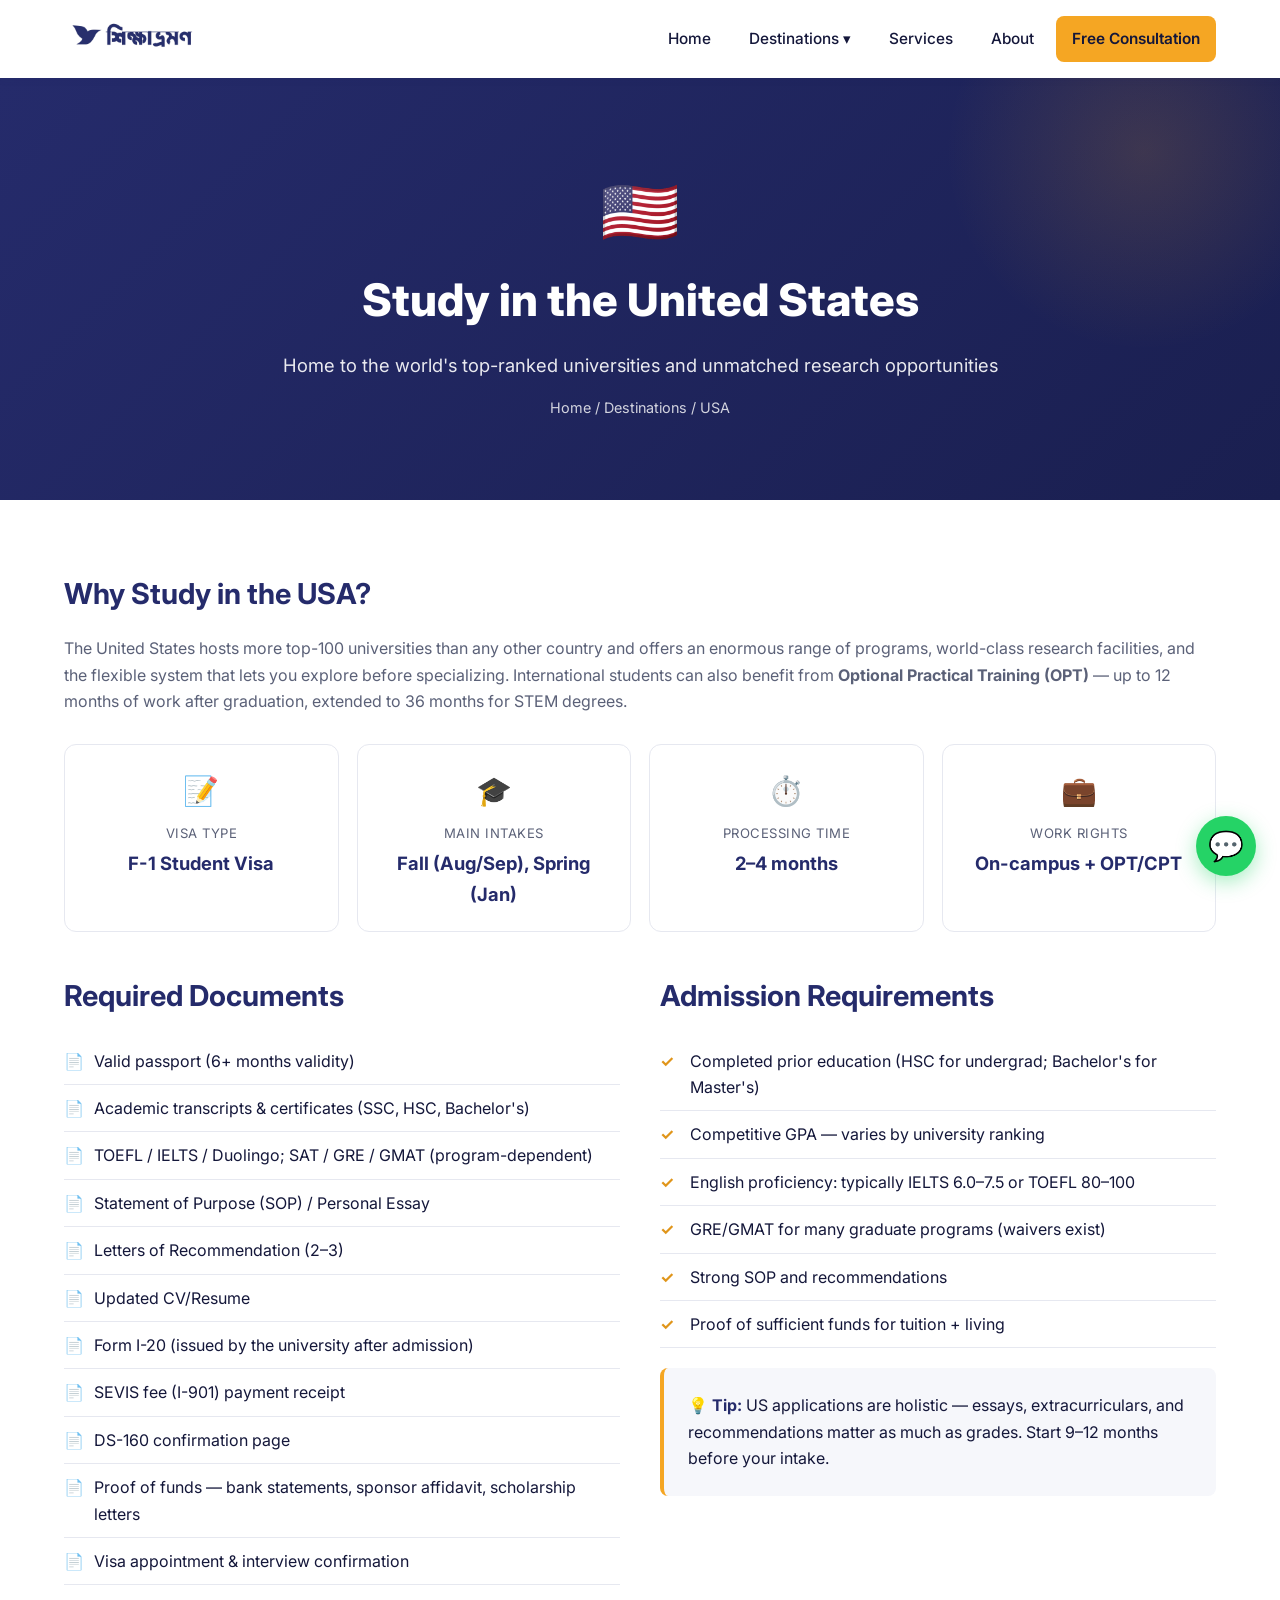
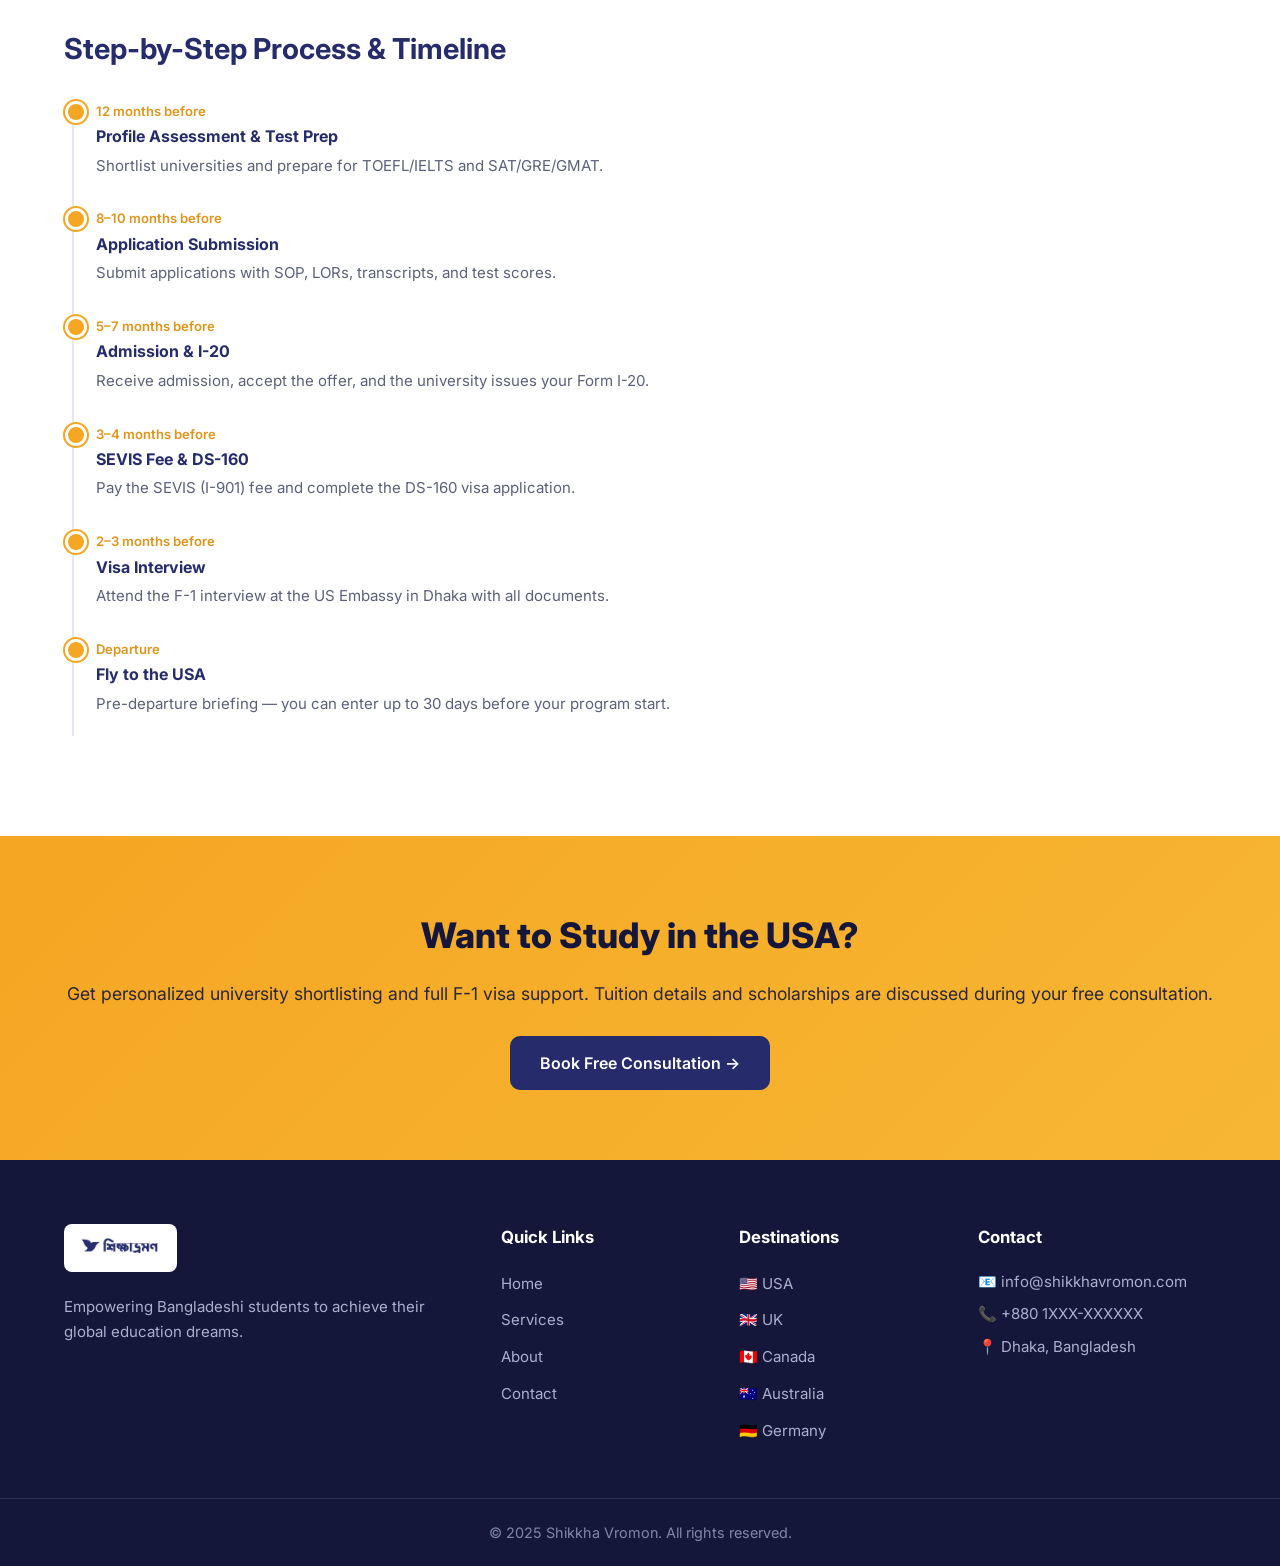
<file: usa.html>
<!DOCTYPE html>
<html lang="en">
<head>
  <meta charset="UTF-8" />
  <meta name="viewport" content="width=device-width, initial-scale=1.0" />
  <title>Study in USA | Shikkha Vromon</title>
  <meta name="description" content="Study in the USA with Shikkha Vromon. F-1 visa process, required documents, timelines and admission guidance for Bangladeshi students." />
  <link rel="preconnect" href="https://fonts.googleapis.com" />
  <link href="https://fonts.googleapis.com/css2?family=Inter:wght@400;500;600;700;800&display=swap" rel="stylesheet" />
  <link rel="stylesheet" href="css/style.css" />
</head>
<body>
  <header class="navbar">
    <div class="container nav-container">
      <a href="index.html" class="logo"><img src="images/logo.png" alt="Shikkha Vromon" class="logo-img" /></a>
      <nav>
        <input type="checkbox" id="nav-toggle" class="nav-toggle" />
        <label for="nav-toggle" class="nav-toggle-label"><span></span></label>
        <ul class="nav-links">
          <li><a href="index.html">Home</a></li>
          <li class="dropdown">
            <a href="index.html#destinations">Destinations ▾</a>
            <div class="dropdown-menu">
              <a href="usa.html"><span class="flag">🇺🇸</span> United States</a>
              <a href="uk.html"><span class="flag">🇬🇧</span> United Kingdom</a>
              <a href="ireland.html"><span class="flag">🇮🇪</span> Ireland</a>
              <a href="australia.html"><span class="flag">🇦🇺</span> Australia</a>
              <a href="germany.html"><span class="flag">🇩🇪</span> Germany</a>
              <a href="malta.html"><span class="flag">🇲🇹</span> Malta</a>
              <a href="canada.html"><span class="flag">🇨🇦</span> Canada</a>
              <a href="malaysia.html"><span class="flag">🇲🇾</span> Malaysia</a>
              <a href="japan.html"><span class="flag">🇯🇵</span> Japan</a>
            </div>
          </li>
          <li><a href="services.html">Services</a></li>
          <li><a href="about.html">About</a></li>
          <li><a href="contact.html" class="nav-cta">Free Consultation</a></li>
        </ul>
      </nav>
    </div>
  </header>

  <section class="page-header">
    <div class="container">
      <div class="flag-big" style="font-size:4rem">🇺🇸</div>
      <h1>Study in the United States</h1>
      <p>Home to the world's top-ranked universities and unmatched research opportunities</p>
      <div class="breadcrumb"><a href="index.html">Home</a> / <a href="index.html#destinations">Destinations</a> / USA</div>
    </div>
  </section>

  <section class="info-section">
    <div class="container">
      <div class="info-block">
        <h2>Why Study in the USA?</h2>
        <p>The United States hosts more top-100 universities than any other country and offers an enormous range of programs, world-class research facilities, and the flexible system that lets you explore before specializing. International students can also benefit from <strong>Optional Practical Training (OPT)</strong> — up to 12 months of work after graduation, extended to 36 months for STEM degrees.</p>
        <div class="fact-cards">
          <div class="fact-card"><div class="fc-icon">📝</div><div class="fc-label">Visa Type</div><div class="fc-value">F-1 Student Visa</div></div>
          <div class="fact-card"><div class="fc-icon">🎓</div><div class="fc-label">Main Intakes</div><div class="fc-value">Fall (Aug/Sep), Spring (Jan)</div></div>
          <div class="fact-card"><div class="fc-icon">⏱️</div><div class="fc-label">Processing Time</div><div class="fc-value">2–4 months</div></div>
          <div class="fact-card"><div class="fc-icon">💼</div><div class="fc-label">Work Rights</div><div class="fc-value">On-campus + OPT/CPT</div></div>
        </div>
      </div>

      <div class="info-grid" style="margin-top:40px">
        <div class="info-block">
          <h2>Required Documents</h2>
          <ul class="doc-list">
            <li>Valid passport (6+ months validity)</li>
            <li>Academic transcripts & certificates (SSC, HSC, Bachelor's)</li>
            <li>TOEFL / IELTS / Duolingo; SAT / GRE / GMAT (program-dependent)</li>
            <li>Statement of Purpose (SOP) / Personal Essay</li>
            <li>Letters of Recommendation (2–3)</li>
            <li>Updated CV/Resume</li>
            <li>Form I-20 (issued by the university after admission)</li>
            <li>SEVIS fee (I-901) payment receipt</li>
            <li>DS-160 confirmation page</li>
            <li>Proof of funds — bank statements, sponsor affidavit, scholarship letters</li>
            <li>Visa appointment & interview confirmation</li>
          </ul>
        </div>
        <div class="info-block">
          <h2>Admission Requirements</h2>
          <ul class="req-list">
            <li>Completed prior education (HSC for undergrad; Bachelor's for Master's)</li>
            <li>Competitive GPA — varies by university ranking</li>
            <li>English proficiency: typically IELTS 6.0–7.5 or TOEFL 80–100</li>
            <li>GRE/GMAT for many graduate programs (waivers exist)</li>
            <li>Strong SOP and recommendations</li>
            <li>Proof of sufficient funds for tuition + living</li>
          </ul>
          <div class="highlight-box"><strong>💡 Tip:</strong> US applications are holistic — essays, extracurriculars, and recommendations matter as much as grades. Start 9–12 months before your intake.</div>
        </div>
      </div>

      <div class="info-block" style="margin-top:40px">
        <h2>Step-by-Step Process & Timeline</h2>
        <div class="timeline">
          <div class="timeline-item"><span class="tl-time">12 months before</span><h4>Profile Assessment & Test Prep</h4><p>Shortlist universities and prepare for TOEFL/IELTS and SAT/GRE/GMAT.</p></div>
          <div class="timeline-item"><span class="tl-time">8–10 months before</span><h4>Application Submission</h4><p>Submit applications with SOP, LORs, transcripts, and test scores.</p></div>
          <div class="timeline-item"><span class="tl-time">5–7 months before</span><h4>Admission & I-20</h4><p>Receive admission, accept the offer, and the university issues your Form I-20.</p></div>
          <div class="timeline-item"><span class="tl-time">3–4 months before</span><h4>SEVIS Fee & DS-160</h4><p>Pay the SEVIS (I-901) fee and complete the DS-160 visa application.</p></div>
          <div class="timeline-item"><span class="tl-time">2–3 months before</span><h4>Visa Interview</h4><p>Attend the F-1 interview at the US Embassy in Dhaka with all documents.</p></div>
          <div class="timeline-item"><span class="tl-time">Departure</span><h4>Fly to the USA</h4><p>Pre-departure briefing — you can enter up to 30 days before your program start.</p></div>
        </div>
      </div>
    </div>
  </section>

  <section class="cta-banner">
    <h2>Want to Study in the USA?</h2>
    <p>Get personalized university shortlisting and full F-1 visa support. Tuition details and scholarships are discussed during your free consultation.</p>
    <a href="contact.html" class="btn btn-dark">Book Free Consultation →</a>
  </section>

  <footer class="footer">
    <div class="container footer-grid">
      <div><img src="images/logo.png" alt="Shikkha Vromon" class="footer-logo" /><p>Empowering Bangladeshi students to achieve their global education dreams.</p></div>
      <div><h4>Quick Links</h4><ul><li><a href="index.html">Home</a></li><li><a href="services.html">Services</a></li><li><a href="about.html">About</a></li><li><a href="contact.html">Contact</a></li></ul></div>
      <div><h4>Destinations</h4><ul><li><a href="usa.html">🇺🇸 USA</a></li><li><a href="uk.html">🇬🇧 UK</a></li><li><a href="canada.html">🇨🇦 Canada</a></li><li><a href="australia.html">🇦🇺 Australia</a></li><li><a href="germany.html">🇩🇪 Germany</a></li></ul></div>
      <div><h4>Contact</h4><p>📧 info@shikkhavromon.com</p><p>📞 +880 1XXX-XXXXXX</p><p>📍 Dhaka, Bangladesh</p></div>
    </div>
    <div class="footer-bottom"><p>&copy; 2025 Shikkha Vromon. All rights reserved.</p></div>
  </footer>
  <a href="https://wa.me/8801XXXXXXXXX" class="wa-float" target="_blank" aria-label="WhatsApp">💬</a>
  <script src="js/main.js"></script>
</body>
</html>
</file>
<file: css/style.css>
:root {
  --primary: #252b6b;
  --primary-dark: #1a1f50;
  --primary-light: #353d8f;
  --accent: #f5a623;
  --accent-dark: #e0951a;
  --dark: #14173a;
  --gray: #5b6178;
  --gray-light: #8b91a8;
  --light: #f6f7fb;
  --border: #e6e8f0;
  --white: #ffffff;
  --shadow-sm: 0 2px 8px rgba(37,43,107,0.06);
  --shadow-md: 0 8px 24px rgba(37,43,107,0.10);
  --shadow-lg: 0 16px 48px rgba(37,43,107,0.16);
  --radius: 14px;
}

* { margin: 0; padding: 0; box-sizing: border-box; }

html { scroll-behavior: smooth; }

body {
  font-family: 'Inter', 'Segoe UI', Tahoma, sans-serif;
  color: var(--dark);
  line-height: 1.65;
  background: var(--white);
  overflow-x: hidden;
}

.container { max-width: 1200px; margin: 0 auto; padding: 0 24px; }
a { text-decoration: none; color: inherit; }
ul { list-style: none; }
img { max-width: 100%; }

/* ===== Navbar ===== */
.navbar {
  background: rgba(255,255,255,0.95);
  backdrop-filter: blur(10px);
  box-shadow: var(--shadow-sm);
  position: sticky; top: 0; z-index: 1000;
  transition: box-shadow .3s;
}
.nav-container { display: flex; justify-content: space-between; align-items: center; height: 78px; }
.logo-img { height: 50px; width: auto; display: block; }

.nav-links { display: flex; gap: 6px; align-items: center; }
.nav-links > li > a {
  font-weight: 500; font-size: .96rem; padding: 10px 16px; border-radius: 8px;
  transition: all .2s; display: block;
}
.nav-links > li > a:hover, .nav-links > li > a.active { color: var(--primary); background: var(--light); }
.nav-cta { background: var(--accent) !important; color: var(--dark) !important; font-weight: 600 !important; }
.nav-cta:hover { background: var(--accent-dark) !important; }

/* Dropdown */
.dropdown { position: relative; }
.dropdown-menu {
  position: absolute; top: 130%; left: 0; background: #fff;
  min-width: 220px; box-shadow: var(--shadow-md); border-radius: 12px;
  padding: 10px; opacity: 0; visibility: hidden; transform: translateY(10px);
  transition: all .25s; border: 1px solid var(--border);
}
.dropdown:hover .dropdown-menu { opacity: 1; visibility: visible; transform: translateY(0); }
.dropdown-menu a {
  display: flex; align-items: center; gap: 10px; padding: 9px 12px;
  border-radius: 8px; font-size: .92rem; transition: background .2s;
}
.dropdown-menu a:hover { background: var(--light); color: var(--primary); }
.dropdown-menu .flag { font-size: 1.2rem; }

.nav-toggle { display: none; }
.nav-toggle-label { display: none; cursor: pointer; padding: 8px; }
.nav-toggle-label span,
.nav-toggle-label span::before,
.nav-toggle-label span::after {
  display: block; background: var(--primary); height: 3px; width: 26px; border-radius: 3px; position: relative; transition: .3s;
}
.nav-toggle-label span::before, .nav-toggle-label span::after { content: ''; position: absolute; }
.nav-toggle-label span::before { bottom: 8px; }
.nav-toggle-label span::after { top: 8px; }

/* ===== Buttons ===== */
.btn {
  display: inline-flex; align-items: center; gap: 8px; padding: 14px 30px;
  border-radius: 10px; font-weight: 600; font-size: 1rem; transition: all .25s;
  cursor: pointer; border: none;
}
.btn-primary { background: var(--accent); color: var(--dark); box-shadow: 0 4px 14px rgba(245,166,35,0.35); }
.btn-primary:hover { background: var(--accent-dark); transform: translateY(-2px); box-shadow: 0 6px 20px rgba(245,166,35,0.45); }
.btn-outline { border: 2px solid rgba(255,255,255,0.7); color: #fff; }
.btn-outline:hover { background: #fff; color: var(--primary); border-color: #fff; }
.btn-dark { background: var(--primary); color: #fff; }
.btn-dark:hover { background: var(--primary-dark); transform: translateY(-2px); }

/* ===== Hero ===== */
.hero {
  background: linear-gradient(135deg, var(--primary) 0%, var(--primary-dark) 60%, #0e1230 100%);
  color: #fff; padding: 110px 0 120px; position: relative; overflow: hidden;
}
.hero::before {
  content: ''; position: absolute; top: -20%; right: -10%; width: 600px; height: 600px;
  background: radial-gradient(circle, rgba(245,166,35,0.15) 0%, transparent 70%); border-radius: 50%;
}
.hero-content { position: relative; z-index: 2; max-width: 760px; }
.hero-badge {
  display: inline-block; background: rgba(255,255,255,0.12); border: 1px solid rgba(255,255,255,0.2);
  padding: 7px 18px; border-radius: 50px; font-size: .85rem; margin-bottom: 24px; font-weight: 500;
}
.hero h1 { font-size: 3.2rem; line-height: 1.15; margin-bottom: 22px; font-weight: 800; }
.hero h1 span { color: var(--accent); }
.hero p { font-size: 1.2rem; margin-bottom: 36px; opacity: .92; max-width: 620px; }
.hero-buttons { display: flex; gap: 16px; flex-wrap: wrap; }
.hero-trust { margin-top: 40px; display: flex; gap: 30px; flex-wrap: wrap; opacity: .85; font-size: .9rem; }
.hero-trust span { display: flex; align-items: center; gap: 8px; }

/* ===== Section basics ===== */
section { scroll-margin-top: 90px; }
.section-pad { padding: 90px 0; }
.section-head { text-align: center; max-width: 680px; margin: 0 auto 56px; }
.section-tag {
  color: var(--accent-dark); font-weight: 700; font-size: .85rem; letter-spacing: 1.5px;
  text-transform: uppercase; margin-bottom: 12px; display: block;
}
.section-head h2 { font-size: 2.4rem; color: var(--primary); margin-bottom: 14px; font-weight: 800; }
.section-head p { color: var(--gray); font-size: 1.08rem; }

/* ===== Countries grid ===== */
.countries { background: var(--light); }
.countries-grid { display: grid; grid-template-columns: repeat(auto-fill, minmax(260px,1fr)); gap: 24px; }
.country-card {
  background: #fff; border-radius: var(--radius); padding: 28px; border: 1px solid var(--border);
  transition: all .3s; position: relative; overflow: hidden;
}
.country-card::after {
  content: ''; position: absolute; bottom: 0; left: 0; height: 4px; width: 0;
  background: var(--accent); transition: width .3s;
}
.country-card:hover { transform: translateY(-8px); box-shadow: var(--shadow-lg); border-color: transparent; }
.country-card:hover::after { width: 100%; }
.country-flag { font-size: 3rem; margin-bottom: 16px; display: block; }
.country-card h3 { font-size: 1.35rem; color: var(--primary); margin-bottom: 8px; }
.country-card .tagline { color: var(--gray); font-size: .95rem; margin-bottom: 18px; }
.country-meta { display: flex; flex-direction: column; gap: 8px; margin-bottom: 20px; }
.country-meta span { font-size: .88rem; color: var(--gray); display: flex; gap: 8px; align-items: center; }
.country-meta strong { color: var(--dark); }
.country-link { color: var(--primary); font-weight: 600; font-size: .92rem; display: inline-flex; gap: 6px; align-items: center; transition: gap .2s; }
.country-card:hover .country-link { gap: 12px; }

/* ===== Features ===== */
.features-grid { display: grid; grid-template-columns: repeat(auto-fit, minmax(250px,1fr)); gap: 26px; }
.feature-card {
  background: #fff; padding: 36px 28px; border-radius: var(--radius); text-align: left;
  border: 1px solid var(--border); transition: all .3s;
}
.feature-card:hover { transform: translateY(-6px); box-shadow: var(--shadow-md); }
.feature-card .icon {
  width: 62px; height: 62px; background: linear-gradient(135deg, var(--primary), var(--primary-light));
  border-radius: 14px; display: flex; align-items: center; justify-content: center;
  font-size: 1.7rem; margin-bottom: 20px;
}
.feature-card h3 { margin-bottom: 10px; color: var(--primary); font-size: 1.2rem; }
.feature-card p { color: var(--gray); font-size: .96rem; }

/* ===== Process / Steps ===== */
.process { background: var(--primary); color: #fff; }
.process .section-head h2 { color: #fff; }
.process .section-head p { color: rgba(255,255,255,0.8); }
.steps { display: grid; grid-template-columns: repeat(auto-fit, minmax(220px,1fr)); gap: 24px; }
.step {
  background: rgba(255,255,255,0.06); border: 1px solid rgba(255,255,255,0.12);
  border-radius: var(--radius); padding: 30px 24px; position: relative;
}
.step-num {
  width: 44px; height: 44px; background: var(--accent); color: var(--dark);
  border-radius: 50%; display: flex; align-items: center; justify-content: center;
  font-weight: 800; font-size: 1.1rem; margin-bottom: 18px;
}
.step h3 { margin-bottom: 10px; font-size: 1.15rem; }
.step p { color: rgba(255,255,255,0.8); font-size: .94rem; }

/* ===== Stats ===== */
.stats { background: var(--dark); color: #fff; padding: 70px 0; }
.stats-grid { display: grid; grid-template-columns: repeat(auto-fit, minmax(150px,1fr)); gap: 30px; text-align: center; }
.stat h3 { font-size: 3rem; color: var(--accent); font-weight: 800; }
.stat p { opacity: .85; font-size: .98rem; }

/* ===== Services ===== */
.services-grid { display: grid; grid-template-columns: repeat(auto-fit, minmax(280px,1fr)); gap: 24px; }
.service-card {
  background: #fff; border: 1px solid var(--border); border-radius: var(--radius); padding: 32px;
  transition: all .3s; display: flex; flex-direction: column; gap: 14px;
}
.service-card:hover { box-shadow: var(--shadow-md); transform: translateY(-5px); }
.service-card .icon { font-size: 2.2rem; }
.service-card h3 { color: var(--primary); font-size: 1.25rem; }
.service-card p { color: var(--gray); font-size: .96rem; }
.service-card ul { margin-top: 6px; }
.service-card ul li { color: var(--gray); font-size: .9rem; padding: 4px 0 4px 24px; position: relative; }
.service-card ul li::before { content: '✓'; position: absolute; left: 0; color: var(--accent-dark); font-weight: 700; }

/* ===== Testimonials ===== */
.testimonials { background: var(--light); }
.testi-grid { display: grid; grid-template-columns: repeat(auto-fit, minmax(300px,1fr)); gap: 24px; }
.testi-card { background: #fff; border-radius: var(--radius); padding: 32px; border: 1px solid var(--border); box-shadow: var(--shadow-sm); }
.testi-stars { color: var(--accent); margin-bottom: 14px; font-size: 1.05rem; }
.testi-card p { color: var(--dark); font-style: italic; margin-bottom: 20px; }
.testi-author { display: flex; align-items: center; gap: 14px; }
.testi-avatar { width: 50px; height: 50px; border-radius: 50%; background: linear-gradient(135deg,var(--primary),var(--accent)); color:#fff; display:flex; align-items:center; justify-content:center; font-weight:700; font-size:1.1rem; }
.testi-author h4 { font-size: 1rem; color: var(--primary); }
.testi-author span { font-size: .85rem; color: var(--gray); }

/* ===== FAQ ===== */
.faq-wrap { max-width: 820px; margin: 0 auto; }
.faq-item { background: #fff; border: 1px solid var(--border); border-radius: 12px; margin-bottom: 14px; overflow: hidden; }
.faq-q { padding: 20px 24px; cursor: pointer; font-weight: 600; color: var(--primary); display: flex; justify-content: space-between; align-items: center; list-style: none; }
.faq-q::-webkit-details-marker { display: none; }
.faq-q::after { content: '+'; font-size: 1.5rem; color: var(--accent-dark); transition: transform .2s; }
.faq-item[open] .faq-q::after { transform: rotate(45deg); }
.faq-a { padding: 0 24px 22px; color: var(--gray); }

/* ===== CTA banner ===== */
.cta-banner { background: linear-gradient(135deg, var(--accent) 0%, #f7b733 100%); color: var(--dark); text-align: center; padding: 70px 24px; border-radius: 0; }
.cta-banner h2 { font-size: 2.2rem; margin-bottom: 14px; font-weight: 800; }
.cta-banner p { font-size: 1.1rem; margin-bottom: 28px; opacity: .9; }

/* ===== Page header ===== */
.page-header { background: linear-gradient(135deg, var(--primary) 0%, var(--primary-dark) 100%); color: #fff; padding: 80px 0; text-align: center; position: relative; overflow: hidden; }
.page-header::before { content:''; position:absolute; top:-30%; right:-5%; width:400px; height:400px; background: radial-gradient(circle, rgba(245,166,35,0.15), transparent 70%); border-radius:50%; }
.page-header h1 { font-size: 2.8rem; margin-bottom: 12px; font-weight: 800; position: relative; }
.page-header p { font-size: 1.15rem; opacity: .9; position: relative; }
.breadcrumb { margin-top: 16px; font-size: .9rem; opacity: .8; position: relative; }
.breadcrumb a:hover { color: var(--accent); }

/* ===== Country detail page ===== */
.country-hero { padding: 70px 0; }
.country-hero .flag-big { font-size: 5rem; margin-bottom: 16px; }
.info-section { padding: 70px 0; }
.info-grid { display: grid; grid-template-columns: 1fr 1fr; gap: 40px; align-items: start; }
.info-block h2 { color: var(--primary); font-size: 1.8rem; margin-bottom: 18px; }
.info-block h3 { color: var(--primary); font-size: 1.2rem; margin: 24px 0 12px; }
.info-block p { color: var(--gray); margin-bottom: 14px; }
.doc-list li, .req-list li { padding: 10px 0 10px 30px; position: relative; color: var(--dark); border-bottom: 1px solid var(--border); }
.doc-list li::before { content: '📄'; position: absolute; left: 0; }
.req-list li::before { content: '✓'; position: absolute; left: 0; color: var(--accent-dark); font-weight: 700; }
.highlight-box { background: var(--light); border-left: 4px solid var(--accent); border-radius: 8px; padding: 24px; margin: 20px 0; }
.highlight-box strong { color: var(--primary); }

.fact-cards { display: grid; grid-template-columns: repeat(auto-fit,minmax(180px,1fr)); gap: 18px; margin: 30px 0; }
.fact-card { background:#fff; border:1px solid var(--border); border-radius:12px; padding:22px; text-align:center; }
.fact-card .fc-icon { font-size:1.8rem; margin-bottom:8px; }
.fact-card .fc-label { font-size:.82rem; color:var(--gray); text-transform:uppercase; letter-spacing:.5px; }
.fact-card .fc-value { font-size:1.15rem; font-weight:700; color:var(--primary); margin-top:4px; }

.timeline { position: relative; padding-left: 32px; margin: 24px 0; }
.timeline::before { content:''; position:absolute; left:8px; top:6px; bottom:6px; width:2px; background:var(--border); }
.timeline-item { position: relative; padding-bottom: 26px; }
.timeline-item::before { content:''; position:absolute; left:-31px; top:4px; width:16px; height:16px; border-radius:50%; background:var(--accent); border:3px solid #fff; box-shadow:0 0 0 2px var(--accent); }
.timeline-item h4 { color: var(--primary); margin-bottom: 4px; }
.timeline-item p { color: var(--gray); font-size:.94rem; margin:0; }
.timeline-item .tl-time { font-size:.82rem; color:var(--accent-dark); font-weight:600; }

/* ===== About ===== */
.about-section { padding: 70px 0; }
.about-grid { display: grid; grid-template-columns: 1fr 1fr; gap: 50px; align-items: center; }
.about-text h2 { color: var(--primary); margin: 22px 0 10px; }
.about-text p { color: var(--gray); }
.values { background: var(--light); }

/* ===== Contact ===== */
.contact-section { padding: 70px 0; display: grid; grid-template-columns: 1.6fr 1fr; gap: 40px; }
.contact-form { background: #fff; padding: 38px; border-radius: var(--radius); border: 1px solid var(--border); box-shadow: var(--shadow-sm); }
.form-row { display: grid; grid-template-columns: 1fr 1fr; gap: 18px; }
.form-group { margin-bottom: 20px; }
.form-group label { display: block; margin-bottom: 7px; font-weight: 500; font-size: .92rem; }
.form-group input, .form-group select, .form-group textarea {
  width: 100%; padding: 13px 14px; border: 1px solid var(--border); border-radius: 9px; font-size: .98rem; font-family: inherit; transition: border .2s;
}
.form-group input:focus, .form-group textarea:focus, .form-group select:focus { outline: none; border-color: var(--primary); box-shadow: 0 0 0 3px rgba(37,43,107,0.08); }
.form-status { margin-top: 15px; font-weight: 600; }
.form-status.success { color: #16a34a; }
.form-status.error { color: #dc2626; }
.contact-info { background: linear-gradient(135deg,var(--primary),var(--primary-dark)); color: #fff; padding: 38px; border-radius: var(--radius); height: fit-content; }
.contact-info h3 { margin-bottom: 20px; font-size: 1.3rem; }
.contact-info .ci-item { display: flex; gap: 14px; margin-bottom: 22px; align-items: flex-start; }
.contact-info .ci-icon { font-size: 1.3rem; }
.contact-info .ci-item strong { display:block; margin-bottom:2px; }
.contact-info .ci-item span { opacity:.85; font-size:.92rem; }

/* ===== Footer ===== */
.footer { background: var(--dark); color: #fff; padding: 64px 0 0; }
.footer-grid { display: grid; grid-template-columns: 2fr 1fr 1fr 1.2fr; gap: 40px; padding-bottom: 44px; }
.footer-logo { height: 48px; margin-bottom: 16px; background: #fff; padding: 8px 12px; border-radius: 8px; display: inline-block; }
.footer p { color: #aab0cc; margin-bottom: 8px; font-size: .94rem; }
.footer h4 { margin-bottom: 18px; color: #fff; font-size: 1.05rem; }
.footer ul li { margin-bottom: 10px; }
.footer ul li a { color: #aab0cc; transition: color .2s; font-size: .94rem; }
.footer ul li a:hover { color: var(--accent); }
.footer-bottom { border-top: 1px solid rgba(255,255,255,0.1); text-align: center; padding: 22px; }
.footer-bottom p { color: #8088a8; margin: 0; font-size: .9rem; }

/* ===== WhatsApp float ===== */
.wa-float { position: fixed; bottom: 24px; right: 24px; width: 60px; height: 60px; background: #25d366; border-radius: 50%; display: flex; align-items: center; justify-content: center; box-shadow: 0 6px 20px rgba(37,211,102,0.4); z-index: 999; font-size: 1.8rem; transition: transform .2s; }
.wa-float:hover { transform: scale(1.1); }

/* ===== Animations ===== */
.reveal { opacity: 0; transform: translateY(30px); transition: all .7s ease; }
.reveal.visible { opacity: 1; transform: translateY(0); }

/* ===== Mobile ===== */
@media (max-width: 900px) {
  .info-grid, .about-grid, .contact-section { grid-template-columns: 1fr; }
  .footer-grid { grid-template-columns: 1fr 1fr; }
}
@media (max-width: 768px) {
  .nav-toggle-label { display: block; }
  .nav-links {
    position: absolute; top: 78px; left: 0; right: 0; background: #fff;
    flex-direction: column; gap: 0; box
</file>
